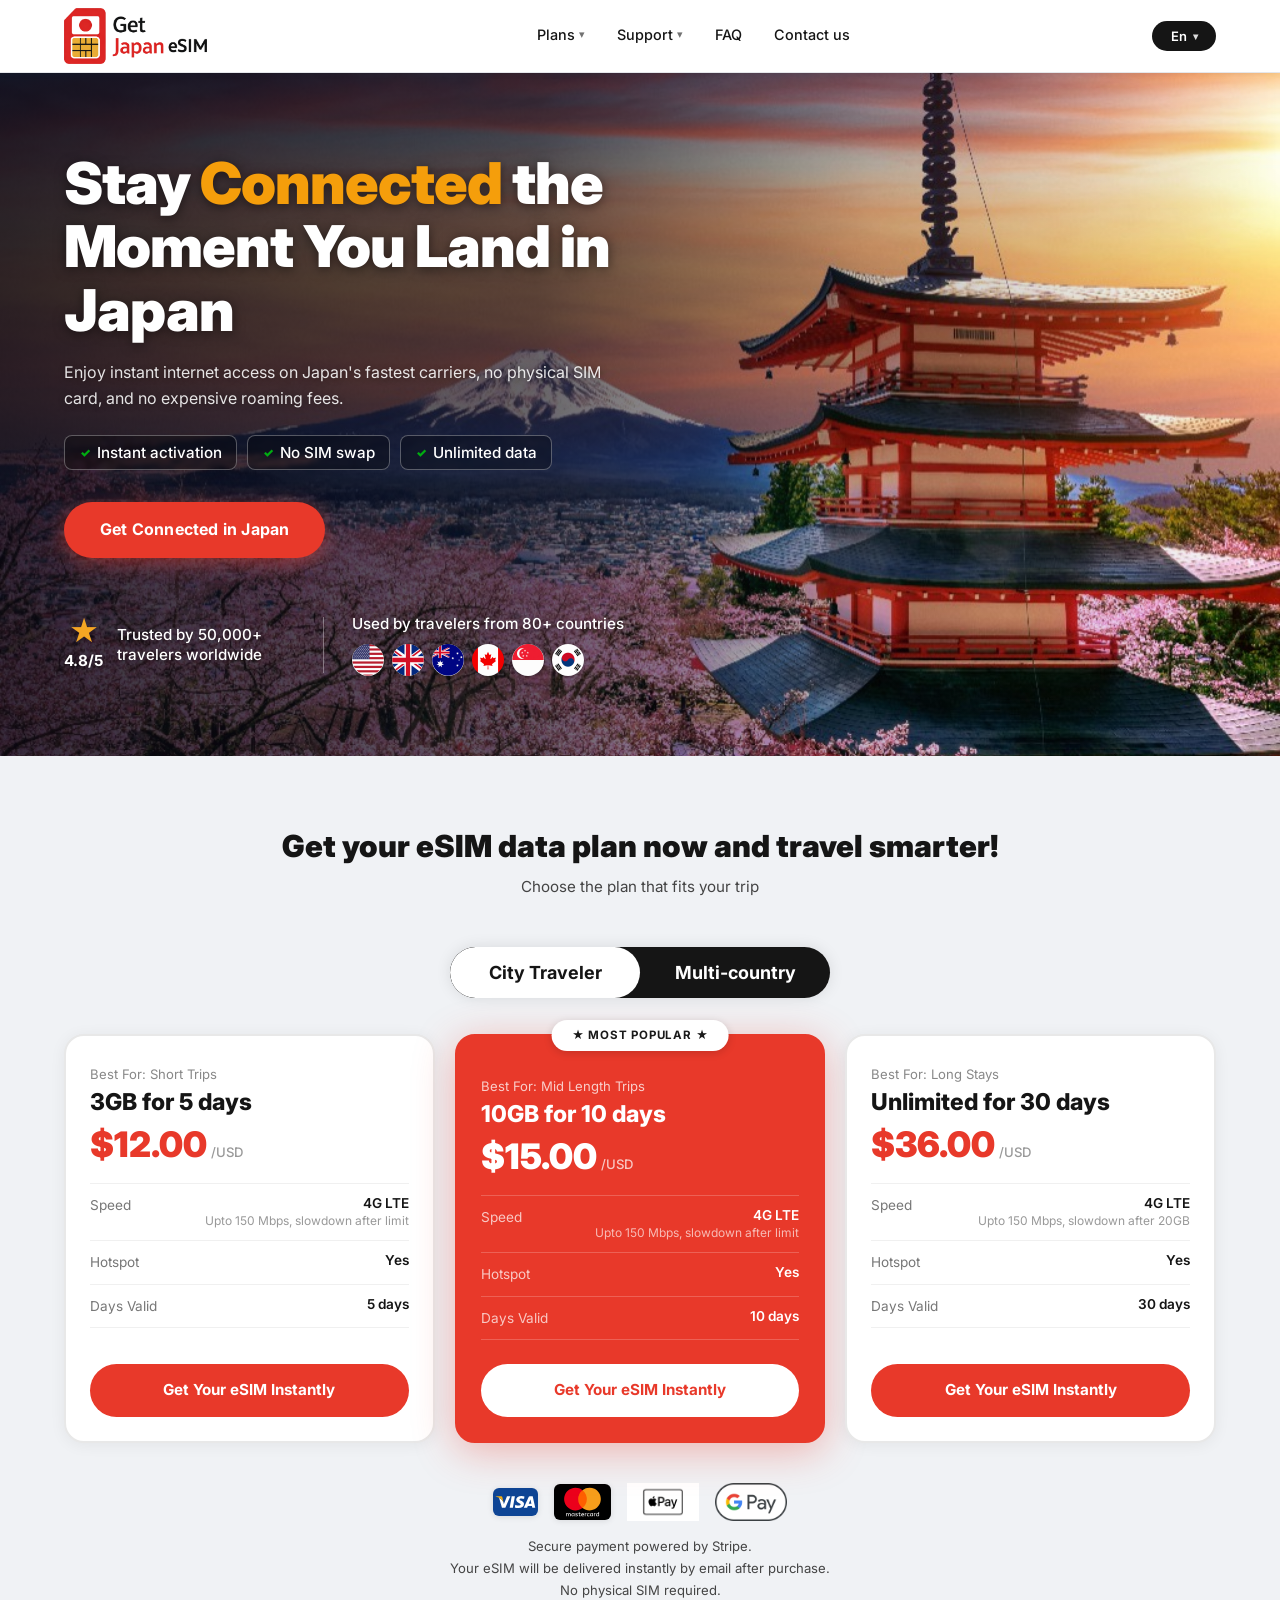
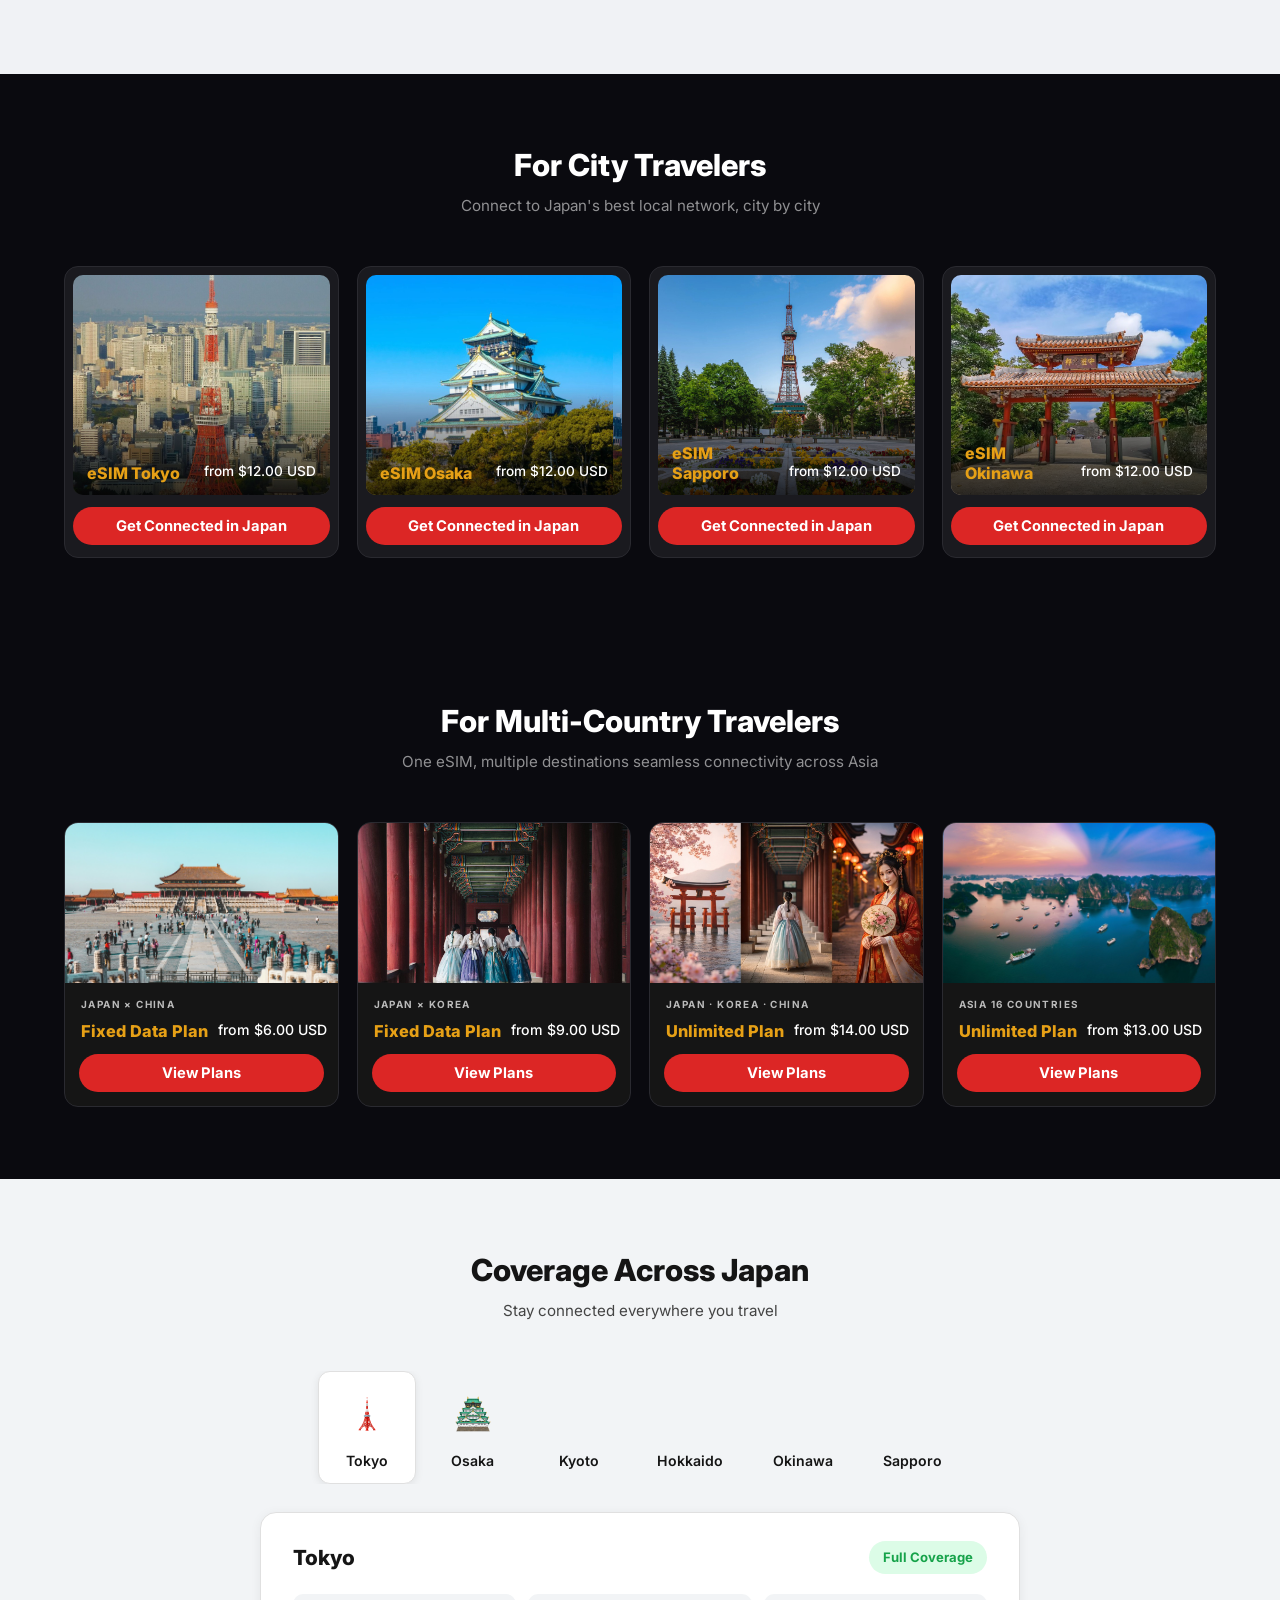
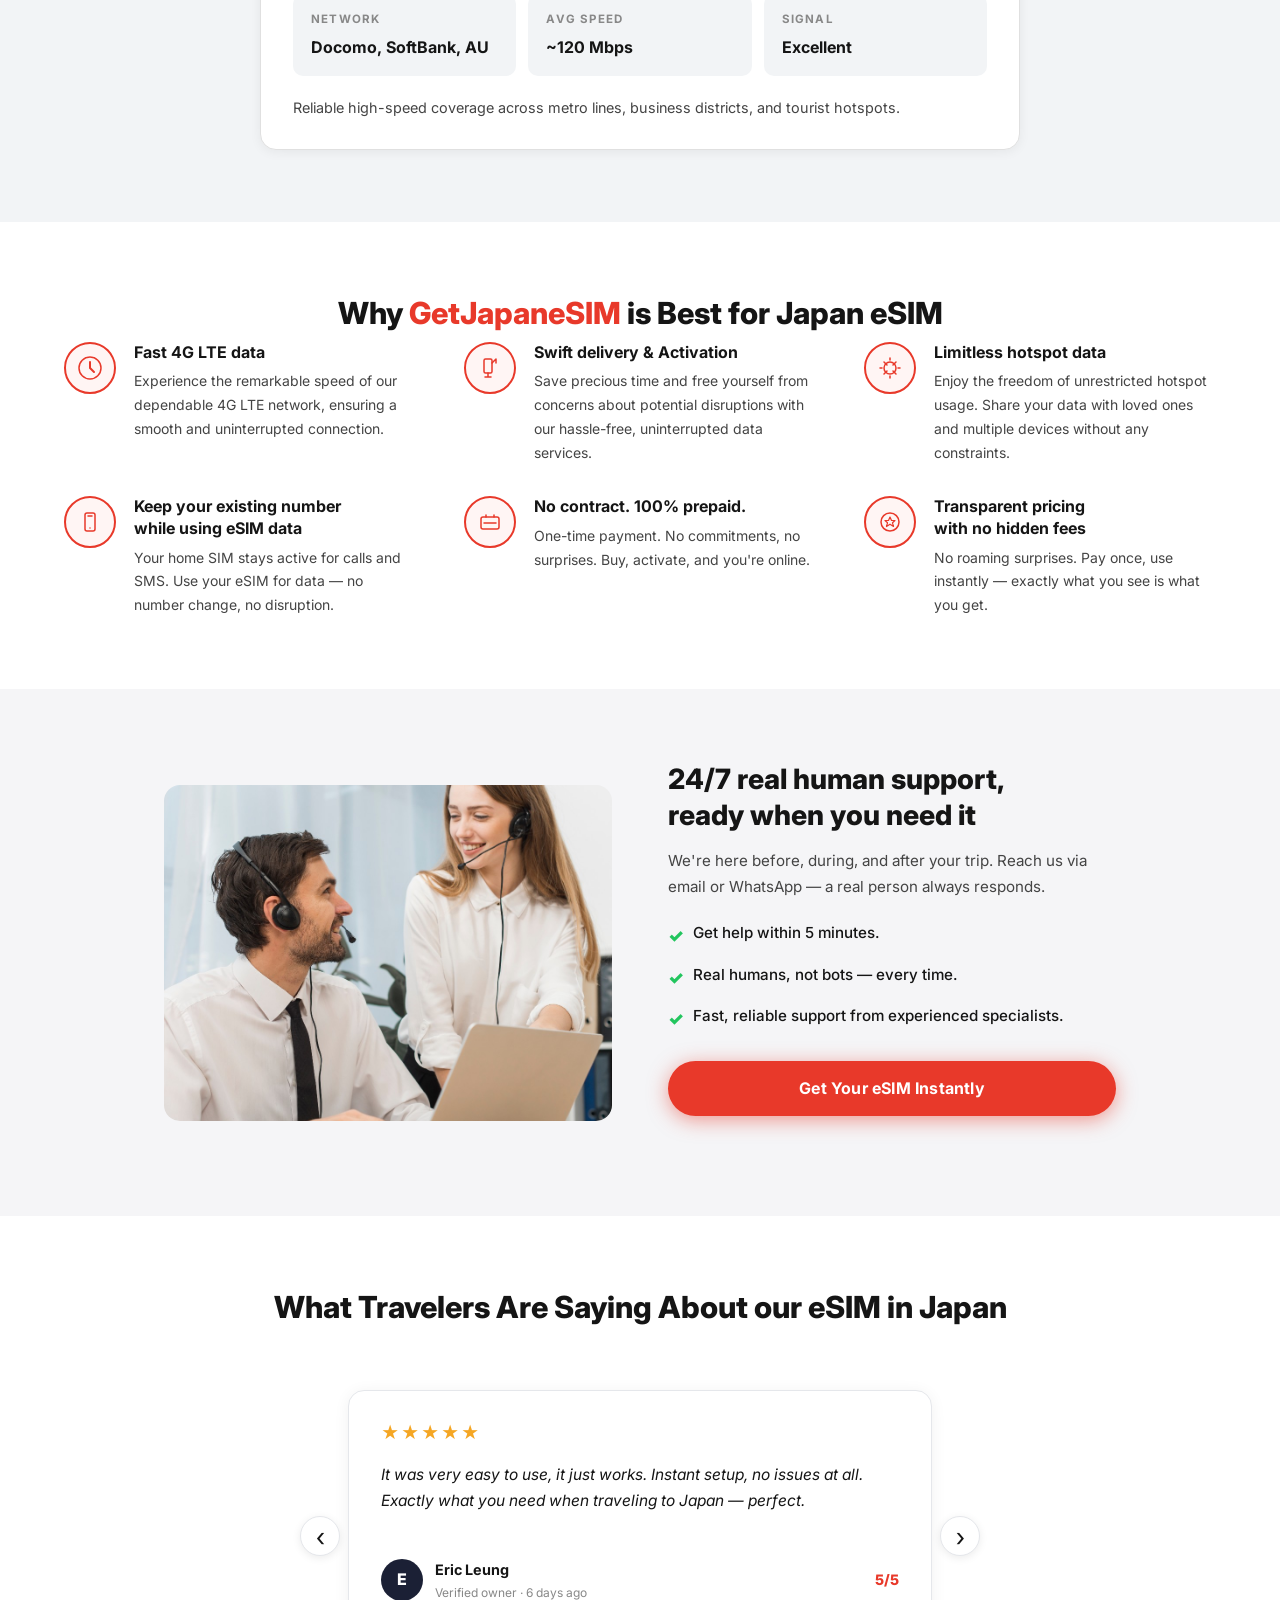
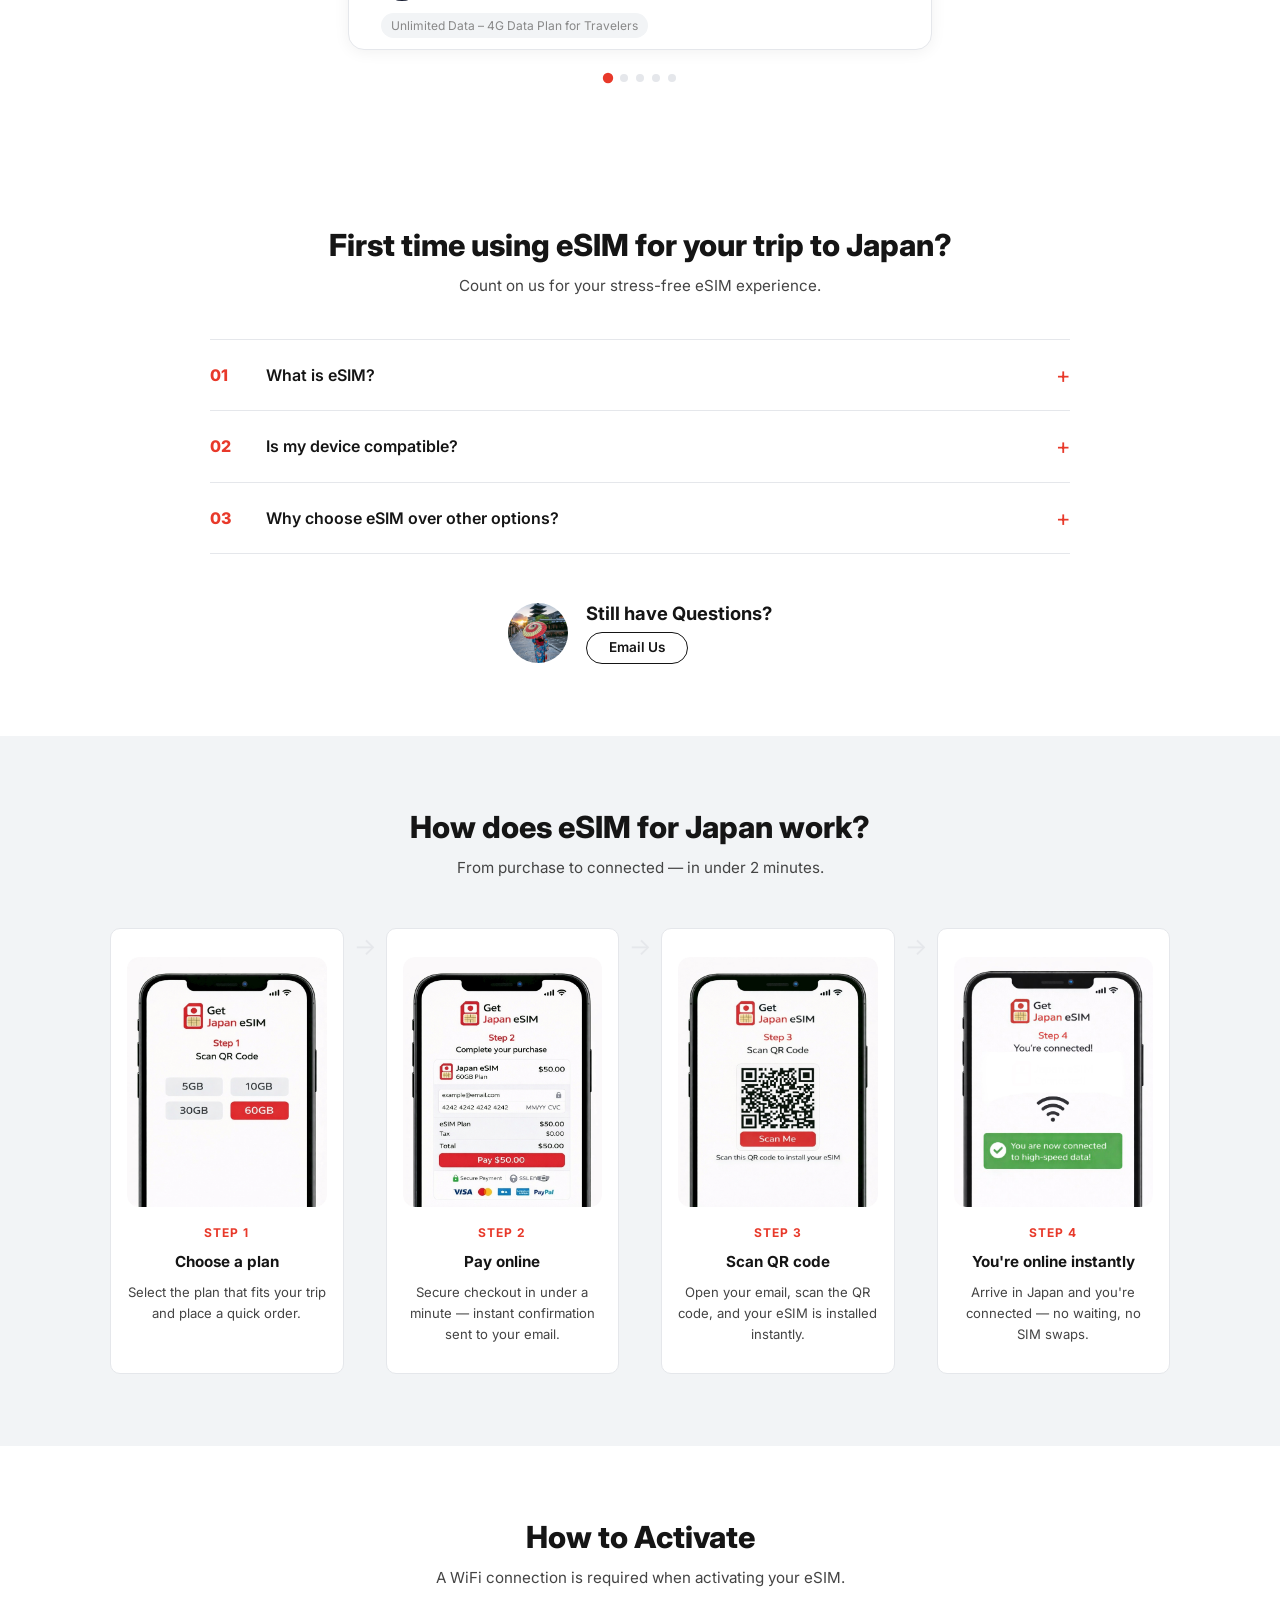
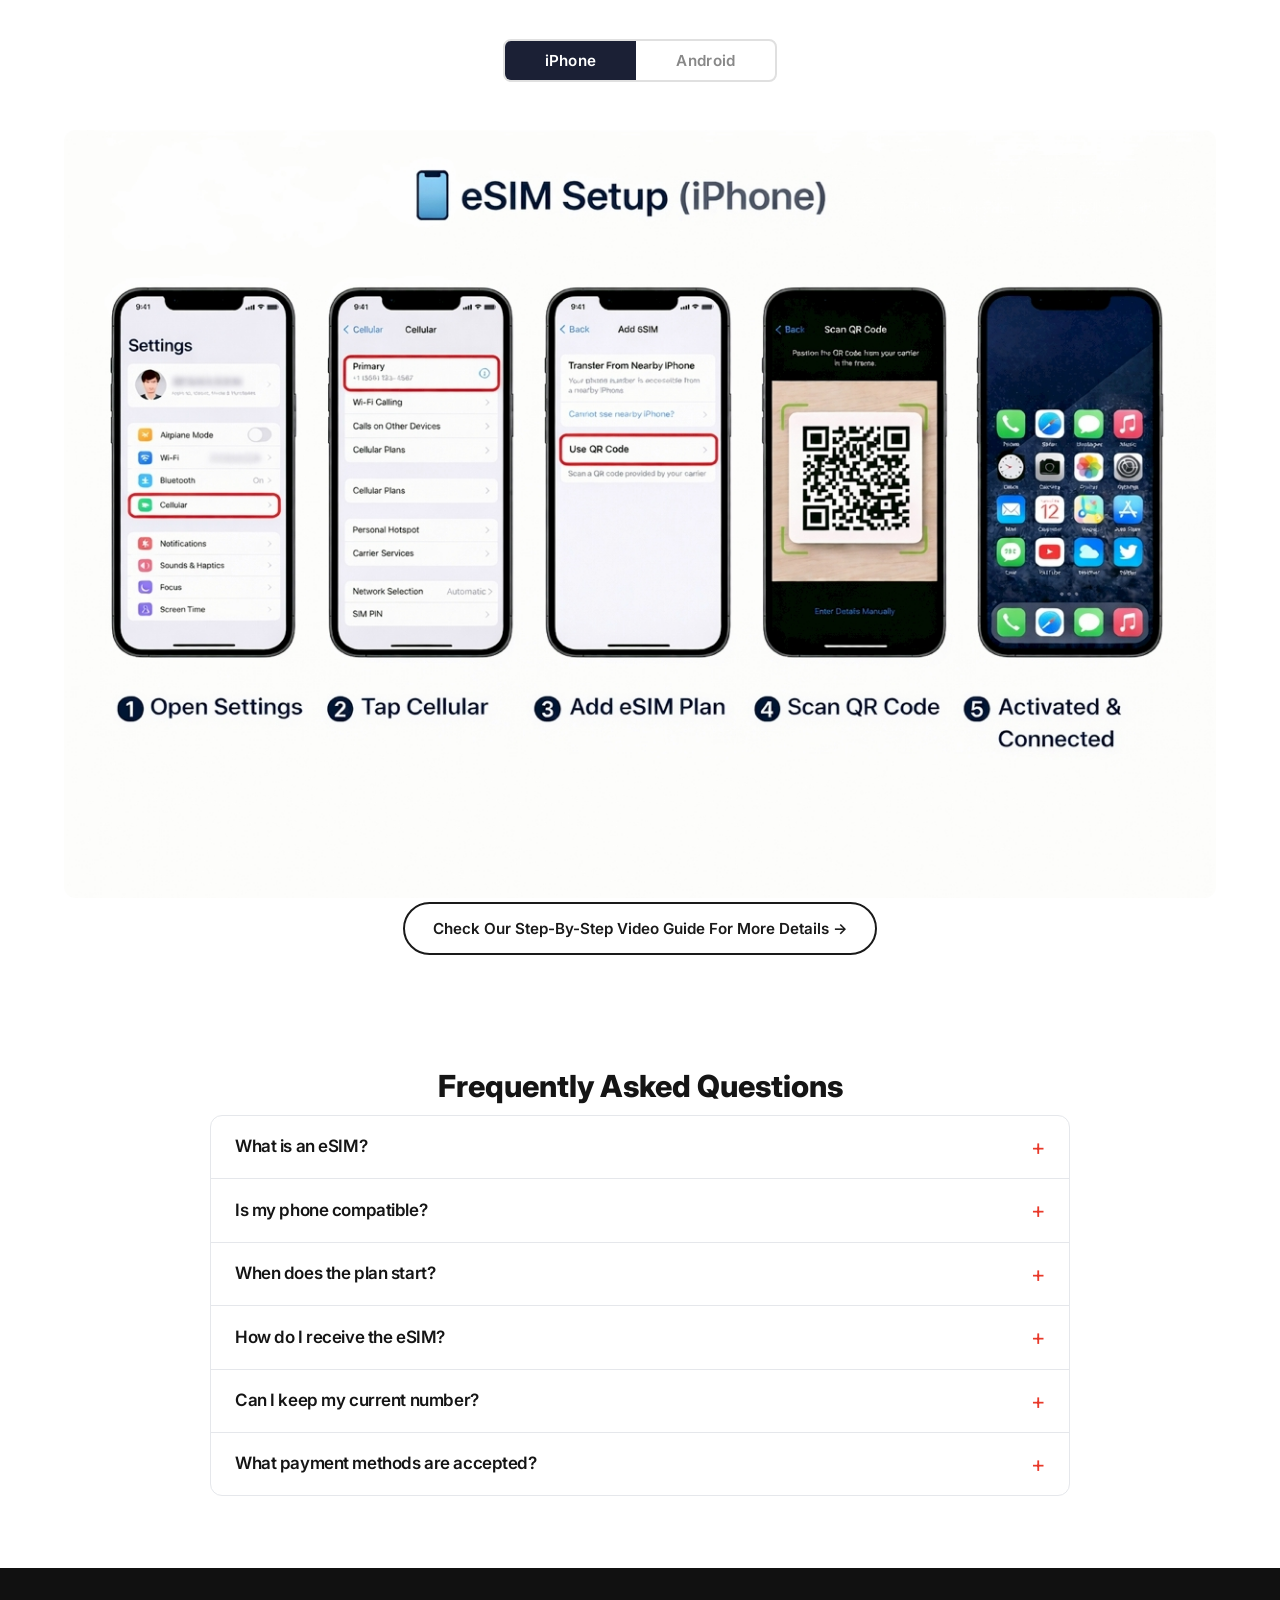
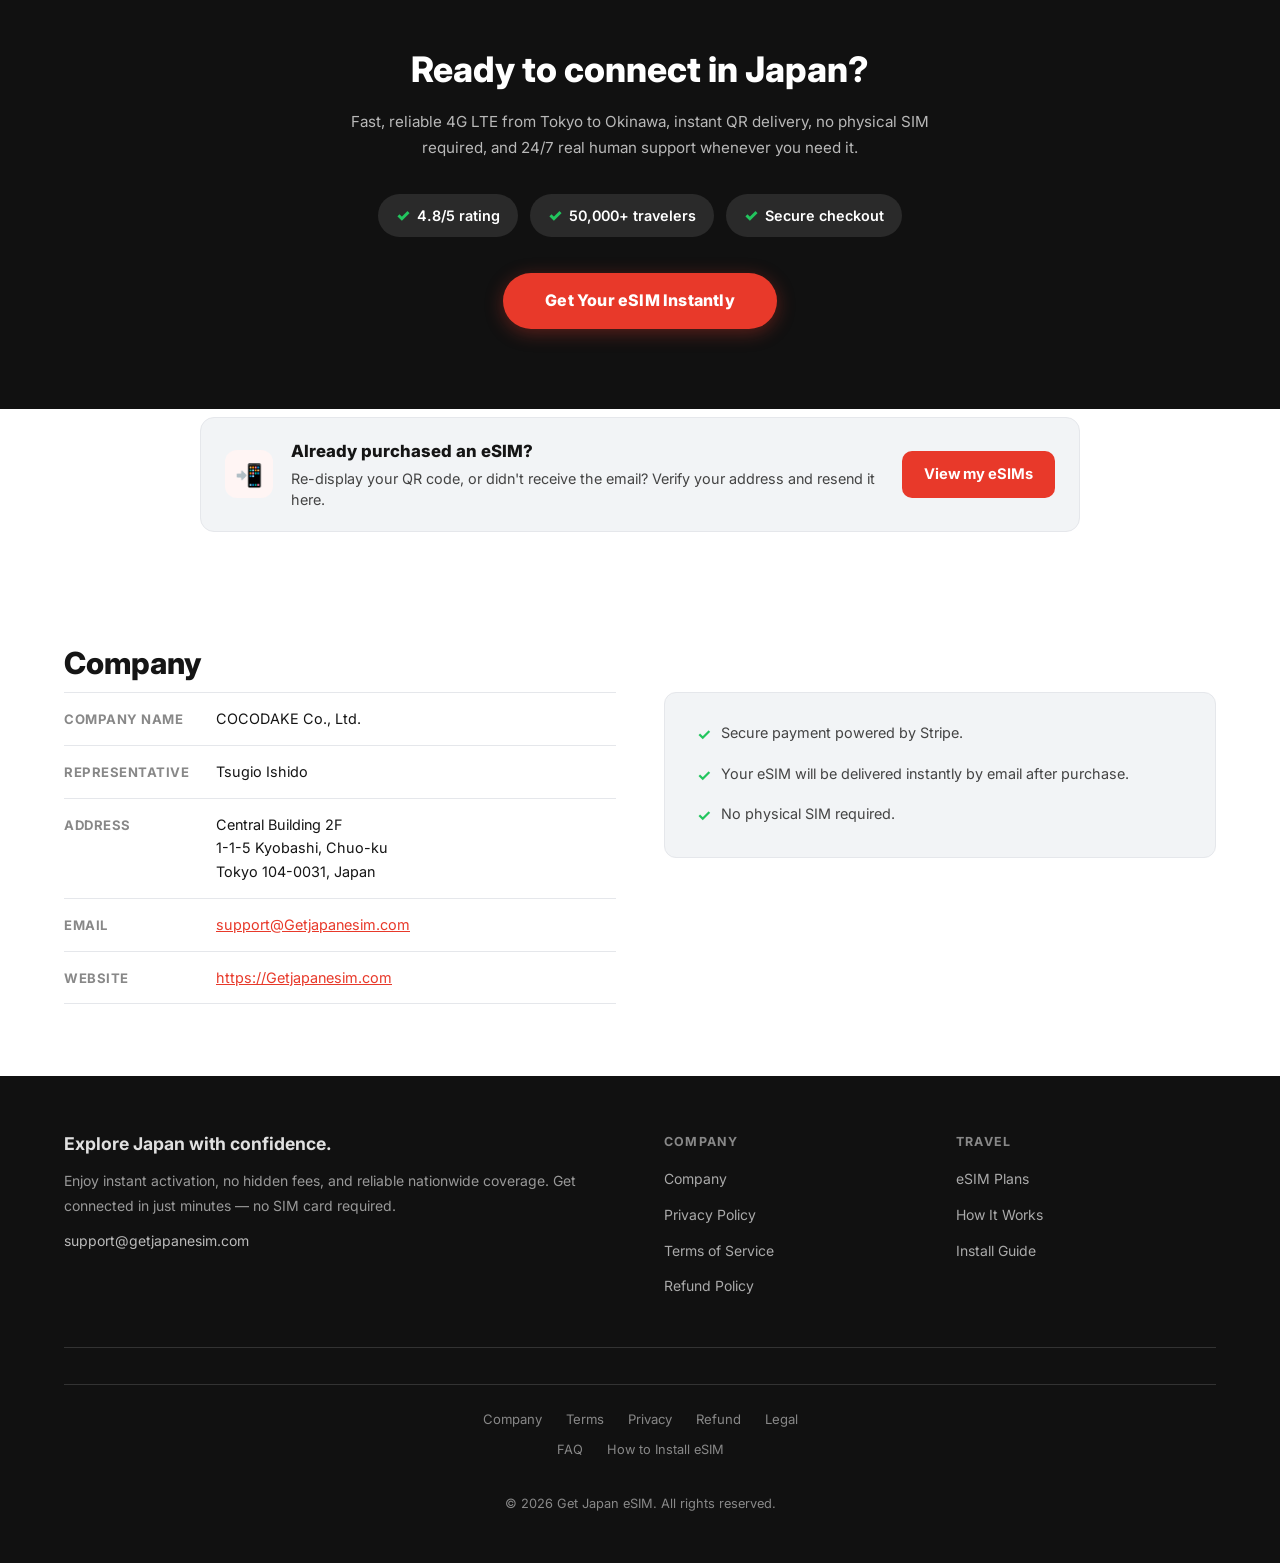
<file: index.html>
<!DOCTYPE html>
<html lang="en">
<head>
  <meta charset="UTF-8">
  <meta name="viewport" content="width=device-width, initial-scale=1.0">
  <meta name="format-detection" content="telephone=no, address=no, email=no">
  <meta name="description" content="Get Japan eSIM – No.1 Tourist eSIM Provider. Fast 4G LTE & 5G data plans from $11.99 USD. Instant activation. 24/7 support. No physical SIM required.">
  <title>eSIM Japan – No.1 Tourist eSIM Provider in Japan | Getjapanesim.com</title>
  <link rel="stylesheet" href="css/style.css">
  <link rel="preconnect" href="https://fonts.googleapis.com">
  <link rel="preconnect" href="https://fonts.gstatic.com" crossorigin>
  <link href="https://fonts.googleapis.com/css2?family=Inter:wght@300;400;500;600;700;800;900&display=swap" rel="stylesheet">
</head>
<body>

<!-- ===== HEADER ===== -->
<header class="site-header" id="site-header">
  <div class="header-inner container">
    <!-- Logo -->
    <a href="index.html" class="site-logo">
      <img src="img/logo-transparent.png" alt="Get Japan eSIM" class="logo-img">
    </a>

    <!-- Desktop Nav -->
    <nav class="main-nav" id="main-nav">
      <ul class="main-nav__list">
        <li class="nav-item has-dropdown">
          <a href="#plans" class="nav-link">Plans <span class="caret">▾</span></a>
          <div class="dropdown">
            <a href="#plans">Nationwide Plans</a>
            <a href="#multi">Multi-Country Plans</a>
            <a href="#city">City Plans</a>
          </div>
        </li>
        <li class="nav-item has-dropdown">
          <a href="#" class="nav-link"><span data-i18n="nav.support">Support</span> <span class="caret">▾</span></a>
          <div class="dropdown">
            <a href="#install" data-i18n="nav.activate">eSIM Activation Guide</a>
            <a href="mailto:support@Getjapanesim.com" data-i18n="nav.contact">Contact</a>
          </div>
        </li>
        <li class="nav-item">
          <a href="#faq" class="nav-link">FAQ</a>
        </li>
        <li class="nav-item">
          <a href="mailto:support@Getjapanesim.com" class="nav-link">Contact us</a>
        </li>
      </ul>
    </nav>

    <!-- Language picker (dark pill) -->
    <div class="header-utils">
      <div class="util-dropdown util-dropdown--lang-pill" id="lang-dropdown">
        <button class="util-btn util-btn--pill" id="lang-btn">En <span class="caret">▾</span></button>
        <div class="util-menu">
          <a href="#" data-lang="en">English</a>
          <a href="#" data-lang="de">Deutsch</a>
          <a href="#" data-lang="zh">简体中文</a>
          <hr style="border:none;border-top:1px solid #eee;margin:4px 0;">
          <a href="#" data-currency="USD">USD</a>
          <a href="#" data-currency="EUR">EUR</a>
        </div>
      </div>
    </div>

    <button class="hamburger" id="hamburger" aria-label="Menu">
      <span></span><span></span><span></span>
    </button>
  </div>
</header>

<main>

<!-- ===== HERO ===== -->
<section class="hero-section">
  <div class="hero-bg"></div>
  <div class="container hero-container">
    <div class="hero-text">
      <h1 class="hero-title" data-i18n="hero.title">Stay <span class="hero-title--accent">Connected</span> the Moment You Land in Japan</h1>
      <p class="hero-sub" data-i18n="hero.sub">Enjoy instant internet access on Japan's fastest carriers,<br class="hero-sub-br"> no physical SIM card, and no expensive roaming fees.</p>
      <ul class="hero-checks">
        <li><span class="hero-check">✓</span> <span data-i18n="hero.check1">Instant activation</span></li>
        <li><span class="hero-check">✓</span> <span data-i18n="hero.check2">No SIM swap</span></li>
        <li><span class="hero-check">✓</span> <span data-i18n="hero.check3">Unlimited data</span></li>
      </ul>
      <a href="#plans" class="btn-shop" data-i18n="hero.btn">Get Connected in Japan</a>
      <div class="hero-trust-row">
        <div class="hero-trust-rating">
          <div class="hero-trust-stars">
            <span class="hero-star">★</span>
            <span class="hero-rating-num">4.8/5</span>
          </div>
          <span class="hero-trusted" data-i18n="hero.trusted2">Trusted by 50,000+ travelers worldwide</span>
        </div>
        <div class="hero-trust-divider"></div>
        <div class="hero-trust-flags">
          <span class="hero-trusted" data-i18n="hero.trusted1">Used by travelers from 80+ countries</span>
          <div class="hero-flags" aria-label="Countries our travelers come from">
            <img src="img/flags/flag-us.png" alt="USA"            class="hero-flag" loading="lazy" decoding="async">
            <img src="img/flags/flag-gb.png" alt="United Kingdom" class="hero-flag" loading="lazy" decoding="async">
            <img src="img/flags/flag-au.png" alt="Australia"      class="hero-flag" loading="lazy" decoding="async">
            <img src="img/flags/flag-ca.png" alt="Canada"         class="hero-flag" loading="lazy" decoding="async">
            <img src="img/flags/flag-sg.png" alt="Singapore"      class="hero-flag" loading="lazy" decoding="async">
            <img src="img/flags/flag-kr.png" alt="South Korea"    class="hero-flag" loading="lazy" decoding="async">
          </div>
        </div>
      </div>
    </div>
  </div>
  <div class="hero-bottom-image" aria-hidden="true"></div>
</section>

<!-- ===== BEST PLANS ===== -->
<section class="section plans-section" id="plans">
  <div class="container">
    <h2 class="section-title plans-section__title" data-i18n="plans.title">Get your eSIM data plan<br class="plans-mobile-br"> now and travel smarter!</h2>
    <p class="section-sub" data-i18n="plans.sub">Choose the plan that fits your trip</p>

    <!-- タブ切り替え -->
    <div class="plans-tabs">
      <button class="plans-tab plans-tab--active" data-tab="city" data-i18n="plans.tab.city">City Traveler</button>
      <button class="plans-tab" data-tab="multi" data-i18n="plans.tab.multi">Multi-country</button>
    </div>

    <!-- City Traveler プラン -->
    <div class="plans-panel" id="plans-panel-city">
      <div class="plans-grid">

        <!-- Plan 1: 3GB/5days -->
        <div class="plan-card">
          <p class="plan-best-for" data-i18n="plan.city.bestfor1">Best For: Short Trips</p>
          <h3 class="plan-title">3GB for 5 days</h3>
          <div class="plan-price-main" data-jpy="1800"><span class="plan-price-amount">$12.00</span><span class="plan-price-usd">/USD</span></div>
          <div class="plan-features-table">
            <div class="plan-feat-row">
              <span class="plan-feat-label" data-i18n="plan.feat.speed">Speed</span>
              <span class="plan-feat-value">4G LTE<br><small>Upto 150 Mbps, slowdown after limit</small></span>
            </div>
            <div class="plan-feat-row">
              <span class="plan-feat-label" data-i18n="plan.feat.hotspot">Hotspot</span>
              <span class="plan-feat-value" data-i18n="plan.feat.yes">Yes</span>
            </div>
            <div class="plan-feat-row">
              <span class="plan-feat-label" data-i18n="plan.feat.days">Days Valid</span>
              <span class="plan-feat-value">5 days</span>
            </div>
          </div>
          <a href="#" class="btn-buy" data-i18n="plan.buy">Get Your eSIM Instantly</a>
        </div>

        <!-- Plan 2: 10GB/10days - Featured -->
        <div class="plan-card plan-card--featured">
          <span class="popular-badge" data-i18n="plan.popular">★ MOST POPULAR ★</span>
          <p class="plan-best-for" data-i18n="plan.city.bestfor2">Best For: Mid Length Trips</p>
          <h3 class="plan-title">10GB for 10 days</h3>
          <div class="plan-price-main" data-jpy="2250"><span class="plan-price-amount">$15.00</span><span class="plan-price-usd">/USD</span></div>
          <div class="plan-features-table">
            <div class="plan-feat-row">
              <span class="plan-feat-label" data-i18n="plan.feat.speed">Speed</span>
              <span class="plan-feat-value">4G LTE<br><small>Upto 150 Mbps, slowdown after limit</small></span>
            </div>
            <div class="plan-feat-row">
              <span class="plan-feat-label" data-i18n="plan.feat.hotspot">Hotspot</span>
              <span class="plan-feat-value" data-i18n="plan.feat.yes">Yes</span>
            </div>
            <div class="plan-feat-row">
              <span class="plan-feat-label" data-i18n="plan.feat.days">Days Valid</span>
              <span class="plan-feat-value">10 days</span>
            </div>
          </div>
          <a href="#" class="btn-buy" data-i18n="plan.buy">Get Your eSIM Instantly</a>
        </div>

        <!-- Plan 3: Unlimited/30days -->
        <div class="plan-card">
          <p class="plan-best-for" data-i18n="plan.city.bestfor3">Best For: Long Stays</p>
          <h3 class="plan-title" data-i18n="plan.city.title3">Unlimited for 30 days</h3>
          <div class="plan-price-main" data-jpy="5400"><span class="plan-price-amount">$36.00</span><span class="plan-price-usd">/USD</span></div>
          <div class="plan-features-table">
            <div class="plan-feat-row">
              <span class="plan-feat-label" data-i18n="plan.feat.speed">Speed</span>
              <span class="plan-feat-value">4G LTE<br><small>Upto 150 Mbps, slowdown after 20GB</small></span>
            </div>
            <div class="plan-feat-row">
              <span class="plan-feat-label" data-i18n="plan.feat.hotspot">Hotspot</span>
              <span class="plan-feat-value" data-i18n="plan.feat.yes">Yes</span>
            </div>
            <div class="plan-feat-row">
              <span class="plan-feat-label" data-i18n="plan.feat.days">Days Valid</span>
              <span class="plan-feat-value">30 days</span>
            </div>
          </div>
          <a href="#" class="btn-buy" data-i18n="plan.buy">Get Your eSIM Instantly</a>
        </div>

      </div>
    </div>

    <!-- Multi-country プラン -->
    <div class="plans-panel plans-panel--hidden" id="plans-panel-multi">
      <div class="plans-grid">

        <!-- Plan 1: 3GB/5days -->
        <div class="plan-card">
          <p class="plan-best-for" data-i18n="plan.multi.bestfor1">Best For: Quick Multi-Country Trips</p>
          <h3 class="plan-title">3GB for 5 days</h3>
          <div class="plan-price-main" data-jpy="2100"><span class="plan-price-amount">$14.00</span><span class="plan-price-usd">/USD</span></div>
          <div class="plan-features-table">
            <div class="plan-feat-row">
              <span class="plan-feat-label" data-i18n="plan.feat.speed">Speed</span>
              <span class="plan-feat-value">4G LTE<br><small>Upto 150 Mbps, slowdown after limit</small></span>
            </div>
            <div class="plan-feat-row">
              <span class="plan-feat-label" data-i18n="plan.feat.hotspot">Hotspot</span>
              <span class="plan-feat-value" data-i18n="plan.feat.yes">Yes</span>
            </div>
            <div class="plan-feat-row">
              <span class="plan-feat-label" data-i18n="plan.feat.days">Days Valid</span>
              <span class="plan-feat-value">5 days</span>
            </div>
          </div>
          <a href="#" class="btn-buy" data-i18n="plan.buy">Get Your eSIM Instantly</a>
        </div>

        <!-- Plan 2: 10GB/10days - Featured -->
        <div class="plan-card plan-card--featured">
          <span class="popular-badge" data-i18n="plan.popular">★ MOST POPULAR ★</span>
          <p class="plan-best-for" data-i18n="plan.multi.bestfor2">Best For: Multi-Country Travel</p>
          <h3 class="plan-title">10GB for 10 days</h3>
          <div class="plan-price-main" data-jpy="3300"><span class="plan-price-amount">$22.00</span><span class="plan-price-usd">/USD</span></div>
          <div class="plan-features-table">
            <div class="plan-feat-row">
              <span class="plan-feat-label" data-i18n="plan.feat.speed">Speed</span>
              <span class="plan-feat-value">4G LTE<br><small>Upto 150 Mbps, slowdown after limit</small></span>
            </div>
            <div class="plan-feat-row">
              <span class="plan-feat-label" data-i18n="plan.feat.hotspot">Hotspot</span>
              <span class="plan-feat-value" data-i18n="plan.feat.yes">Yes</span>
            </div>
            <div class="plan-feat-row">
              <span class="plan-feat-label" data-i18n="plan.feat.days">Days Valid</span>
              <span class="plan-feat-value">10 days</span>
            </div>
          </div>
          <a href="#" class="btn-buy" data-i18n="plan.buy">Get Your eSIM Instantly</a>
        </div>

        <!-- Plan 3: Unlimited/30days -->
        <div class="plan-card">
          <p class="plan-best-for" data-i18n="plan.multi.bestfor3">Best For: Extended Multi-Country Stays</p>
          <h3 class="plan-title" data-i18n="plan.multi.title3">Unlimited for 30 days</h3>
          <div class="plan-price-main" data-jpy="6750"><span class="plan-price-amount">$45.00</span><span class="plan-price-usd">/USD</span></div>
          <div class="plan-features-table">
            <div class="plan-feat-row">
              <span class="plan-feat-label" data-i18n="plan.feat.speed">Speed</span>
              <span class="plan-feat-value">4G LTE<br><small>Upto 150 Mbps, slowdown after 20GB</small></span>
            </div>
            <div class="plan-feat-row">
              <span class="plan-feat-label" data-i18n="plan.feat.hotspot">Hotspot</span>
              <span class="plan-feat-value" data-i18n="plan.feat.yes">Yes</span>
            </div>
            <div class="plan-feat-row">
              <span class="plan-feat-label" data-i18n="plan.feat.days">Days Valid</span>
              <span class="plan-feat-value">30 days</span>
            </div>
          </div>
          <a href="#" class="btn-buy" data-i18n="plan.buy">Get Your eSIM Instantly</a>
        </div>

      </div>
    </div>

    <!-- 決済方法 -->
    <div class="payment-info">
      <div class="payment-logos">
        <img src="img/pay/visa.svg" alt="Visa" class="pay-logo-img pay-logo-img--visa">
        <img src="img/pay/mastercard.svg" alt="Mastercard" class="pay-logo-img pay-logo-img--mc">
        <img src="img/pay/applepay.png" alt="Apple Pay" class="pay-logo-img pay-logo-img--apple">
        <img src="img/pay/googlepay.png" alt="Google Pay" class="pay-logo-img pay-logo-img--google">
      </div>
      <p data-i18n="plan.pay1">Secure payment powered by Stripe.</p>
      <p data-i18n="plan.pay2">Your eSIM will be delivered instantly by email after purchase.</p>
      <p data-i18n="plan.pay3">No physical SIM required.</p>
    </div>

  </div>
</section>

<!-- ===== CITY PLANS ===== -->
<!-- ===== CITY PLANS ===== -->
<section class="section dest-section city-section" id="city">
  <div class="container">
    <h2 class="section-title section-title--center" data-i18n="city.title">For City Travelers</h2>
    <p class="section-sub section-sub--center" data-i18n="city.sub">Connect to Japan's best local network, city by city</p>
    <div class="dest-grid">

      <a href="#plans" class="dest-card">
        <div class="dest-card__img city-img--tokyo">
          <div class="dest-card__overlay">
            <span class="dest-card__name">eSIM Tokyo</span>
            <span class="dest-card__price" data-jpy="1800" data-prefix="from ">from $12.00 USD</span>
          </div>
        </div>
        <button class="dest-card__btn" data-i18n="city.shop">Get Connected in Japan</button>
      </a>

      <a href="#plans" class="dest-card">
        <div class="dest-card__img city-img--osaka">
          <div class="dest-card__overlay">
            <span class="dest-card__name">eSIM Osaka</span>
            <span class="dest-card__price" data-jpy="1800" data-prefix="from ">from $12.00 USD</span>
          </div>
        </div>
        <button class="dest-card__btn" data-i18n="city.shop">Get Connected in Japan</button>
      </a>

      <a href="#plans" class="dest-card">
        <div class="dest-card__img city-img--sapporo">
          <div class="dest-card__overlay">
            <span class="dest-card__name">eSIM Sapporo</span>
            <span class="dest-card__price" data-jpy="1800" data-prefix="from ">from $12.00 USD</span>
          </div>
        </div>
        <button class="dest-card__btn" data-i18n="city.shop">Get Connected in Japan</button>
      </a>

      <a href="#plans" class="dest-card">
        <div class="dest-card__img city-img--okinawa">
          <div class="dest-card__overlay">
            <span class="dest-card__name">eSIM Okinawa</span>
            <span class="dest-card__price" data-jpy="1800" data-prefix="from ">from $12.00 USD</span>
          </div>
        </div>
        <button class="dest-card__btn" data-i18n="city.shop">Get Connected in Japan</button>
      </a>

    </div>
  </div>
</section>

<!-- ===== MULTI-COUNTRY PLANS ===== -->
<section class="section dest-section multi-section" id="multi">
  <div class="container">
    <h2 class="section-title section-title--center" data-i18n="multi.title">For Multi-Country Travelers</h2>
    <p class="section-sub section-sub--center" data-i18n="multi.sub">One eSIM, multiple destinations seamless connectivity across Asia</p>
    <div class="dest-grid">

      <a href="#plans" class="dest-card">
        <div class="dest-card__img multi-img--jpcn"></div>
        <div class="dest-card__overlay">
          <span class="dest-card__region">JAPAN × CHINA</span>
          <span class="dest-card__name">Fixed Data Plan</span>
          <span class="dest-card__price" data-jpy="900" data-prefix="from ">from $6.00 USD</span>
        </div>
        <button class="dest-card__btn" data-i18n="multi.view">View Plans</button>
      </a>

      <a href="#plans" class="dest-card">
        <div class="dest-card__img multi-img--jpkr"></div>
        <div class="dest-card__overlay">
          <span class="dest-card__region">JAPAN × KOREA</span>
          <span class="dest-card__name">Fixed Data Plan</span>
          <span class="dest-card__price" data-jpy="1350" data-prefix="from ">from $9.00 USD</span>
        </div>
        <button class="dest-card__btn" data-i18n="multi.view">View Plans</button>
      </a>

      <a href="#plans" class="dest-card">
        <div class="dest-card__img multi-img--jpkrcn"></div>
        <div class="dest-card__overlay">
          <span class="dest-card__region">JAPAN · KOREA · CHINA</span>
          <span class="dest-card__name">Unlimited Plan</span>
          <span class="dest-card__price" data-jpy="2100" data-prefix="from ">from $14.00 USD</span>
        </div>
        <button class="dest-card__btn" data-i18n="multi.view">View Plans</button>
      </a>

      <a href="#plans" class="dest-card">
        <div class="dest-card__img multi-img--asia"></div>
        <div class="dest-card__overlay">
          <span class="dest-card__region">ASIA 16 COUNTRIES</span>
          <span class="dest-card__name">Unlimited Plan</span>
          <span class="dest-card__price" data-jpy="1950" data-prefix="from ">from $13.00 USD</span>
        </div>
        <button class="dest-card__btn" data-i18n="multi.view">View Plans</button>
      </a>

    </div>
  </div>
</section>

<!-- ===== COVERAGE ===== -->
<section class="section coverage-section" id="coverage">
  <div class="container">
    <h2 class="section-title section-title--center" data-i18n="cov.title">Coverage Across Japan</h2>
    <p class="section-sub section-sub--center" data-i18n="cov.sub">Stay connected everywhere you travel</p>

    <!-- 都市タブ -->
    <div class="coverage-cities">
      <button class="coverage-city coverage-city--active" data-city="tokyo">
        <img src="img/coverage/tokyo.png" alt="" class="coverage-city__icon" loading="lazy" decoding="async">
        <span class="coverage-city__name">Tokyo</span>
      </button>
      <button class="coverage-city" data-city="osaka">
        <img src="img/coverage/osaka.png" alt="" class="coverage-city__icon" loading="lazy" decoding="async">
        <span class="coverage-city__name">Osaka</span>
      </button>
      <button class="coverage-city" data-city="kyoto">
        <img src="img/coverage/kyoto.png" alt="" class="coverage-city__icon" loading="lazy" decoding="async">
        <span class="coverage-city__name">Kyoto</span>
      </button>
      <button class="coverage-city" data-city="hokkaido">
        <img src="img/coverage/hokkaido.png" alt="" class="coverage-city__icon" loading="lazy" decoding="async">
        <span class="coverage-city__name">Hokkaido</span>
      </button>
      <button class="coverage-city" data-city="okinawa">
        <img src="img/coverage/okinawa.png" alt="" class="coverage-city__icon" loading="lazy" decoding="async">
        <span class="coverage-city__name">Okinawa</span>
      </button>
      <button class="coverage-city" data-city="sapporo">
        <img src="img/coverage/sapporo.png" alt="" class="coverage-city__icon" loading="lazy" decoding="async">
        <span class="coverage-city__name">Sapporo</span>
      </button>
    </div>

    <!-- 詳細カード -->
    <div class="coverage-card" id="coverage-card">
      <div class="coverage-card__header">
        <h3 class="coverage-card__city" id="cov-city-name">Tokyo</h3>
        <span class="coverage-card__badge">Full Coverage</span>
      </div>
      <div class="coverage-card__metrics">
        <div class="coverage-metric">
          <span class="coverage-metric__label">NETWORK</span>
          <span class="coverage-metric__value" id="cov-network">Docomo, SoftBank, AU</span>
        </div>
        <div class="coverage-metric">
          <span class="coverage-metric__label">AVG SPEED</span>
          <span class="coverage-metric__value" id="cov-speed">~120 Mbps</span>
        </div>
        <div class="coverage-metric">
          <span class="coverage-metric__label">SIGNAL</span>
          <span class="coverage-metric__value" id="cov-signal">Excellent</span>
        </div>
      </div>
      <p class="coverage-card__desc" id="cov-desc">Reliable high-speed coverage across metro lines, business districts, and tourist hotspots.</p>
    </div>

  </div>
</section>

<!-- ===== WHY ESIMJAPAN ===== -->
<section class="section why-section" id="why">
  <div class="container">
    <h2 class="section-title why-title">Why <span class="why-title--accent">GetJapaneSIM</span> is<br class="why-mobile-br"> Best for Japan eSIM</h2>
    <div class="why-grid">

      <div class="why-item">
        <div class="why-icon">
          <svg viewBox="0 0 26 26" fill="none" xmlns="http://www.w3.org/2000/svg">
            <circle cx="13" cy="13" r="11" stroke="#E8392A" stroke-width="1.5"/>
            <path d="M13 7 L13 13 L17 17" stroke="#E8392A" stroke-width="2" stroke-linecap="round" stroke-linejoin="round"/>
          </svg>
        </div>
        <div class="why-content">
          <h3>Fast 4G LTE data</h3>
          <p>Experience the remarkable speed of our dependable 4G LTE network, ensuring a smooth and uninterrupted connection.</p>
        </div>
      </div>

      <div class="why-item">
        <div class="why-icon">
          <svg viewBox="0 0 26 26" fill="none" xmlns="http://www.w3.org/2000/svg">
            <rect x="7" y="4" width="8" height="14" rx="1.5" stroke="#E8392A" stroke-width="1.5"/>
            <path d="M11 18 L11 22 M8 22 L14 22 M15 8 L19 4 L19 8" stroke="#E8392A" stroke-width="1.5" stroke-linecap="round" stroke-linejoin="round"/>
          </svg>
        </div>
        <div class="why-content">
          <h3>Swift delivery &amp; Activation</h3>
          <p>Save precious time and free yourself from concerns about potential disruptions with our hassle-free, uninterrupted data services.</p>
        </div>
      </div>

      <div class="why-item">
        <div class="why-icon">
          <svg viewBox="0 0 26 26" fill="none" xmlns="http://www.w3.org/2000/svg">
            <circle cx="13" cy="13" r="6" stroke="#E8392A" stroke-width="1.5"/>
            <path d="M13 5 L13 3 M13 21 L13 23 M5 13 L3 13 M21 13 L23 13" stroke="#E8392A" stroke-width="1.5" stroke-linecap="round"/>
            <path d="M16 10 L19 7 M16 16 L19 19 M10 16 L7 19 M10 10 L7 7" stroke="#E8392A" stroke-width="1.5" stroke-linecap="round"/>
          </svg>
        </div>
        <div class="why-content">
          <h3>Limitless hotspot data</h3>
          <p>Enjoy the freedom of unrestricted hotspot usage. Share your data with loved ones and multiple devices without any constraints.</p>
        </div>
      </div>

      <div class="why-item">
        <div class="why-icon">
          <svg viewBox="0 0 26 26" fill="none" xmlns="http://www.w3.org/2000/svg">
            <rect x="8" y="4" width="10" height="18" rx="2" stroke="#E8392A" stroke-width="1.5"/>
            <path d="M11 7 L15 7 M13 19 L13 19" stroke="#E8392A" stroke-width="1.5" stroke-linecap="round"/>
          </svg>
        </div>
        <div class="why-content">
          <h3>Keep your existing number<br>while using eSIM data</h3>
          <p>Your home SIM stays active for calls and SMS. Use your eSIM for data — no number change, no disruption.</p>
        </div>
      </div>

      <div class="why-item">
        <div class="why-icon">
          <svg viewBox="0 0 26 26" fill="none" xmlns="http://www.w3.org/2000/svg">
            <rect x="4" y="8" width="18" height="12" rx="2" stroke="#E8392A" stroke-width="1.5"/>
            <path d="M9 8 L9 6 M17 8 L17 6 M7 14 L19 14" stroke="#E8392A" stroke-width="1.5" stroke-linecap="round"/>
          </svg>
        </div>
        <div class="why-content">
          <h3>No contract. 100% prepaid.</h3>
          <p>One-time payment. No commitments, no surprises. Buy, activate, and you're online.</p>
        </div>
      </div>

      <div class="why-item">
        <div class="why-icon">
          <svg viewBox="0 0 26 26" fill="none" xmlns="http://www.w3.org/2000/svg">
            <circle cx="13" cy="13" r="9" stroke="#E8392A" stroke-width="1.5"/>
            <path d="M13 8 L14.5 11.5 L18 11.5 L15.5 13.8 L16.5 17.5 L13 15.2 L9.5 17.5 L10.5 13.8 L8 11.5 L11.5 11.5 Z" stroke="#E8392A" stroke-width="1.2" stroke-linejoin="round"/>
          </svg>
        </div>
        <div class="why-content">
          <h3>Transparent pricing<br>with no hidden fees</h3>
          <p>No roaming surprises. Pay once, use instantly — exactly what you see is what you get.</p>
        </div>
      </div>

    </div>
  </div>
</section>

<!-- ===== 24/7 SUPPORT ===== -->
<section class="support-section" id="support">
  <div class="container support-inner">
    <!-- 写真エリア（後で差し替え） -->
    <div class="support-photo">
      <img src="img/support-photo.jpg" alt="24/7 Customer Support Team" class="support-photo__img" onerror="this.style.display='none'">
    </div>
    <div class="support-text">
      <h2 data-i18n="sup.title">24/7 real human support,<br class="sup-mobile-br"> ready when you need it</h2>
      <p data-i18n="sup.p">We're here before, during, and after your trip. Reach us via email or<br class="sup-desk-br"> WhatsApp — a real person always responds.</p>
      <ul class="support-list">
        <li>
          <span class="support-check">✓</span>
          <span data-i18n="sup.li1">Get help within 5 minutes.</span>
        </li>
        <li>
          <span class="support-check">✓</span>
          <span data-i18n="sup.li2">Real humans, not bots — every time.</span>
        </li>
        <li>
          <span class="support-check">✓</span>
          <span data-i18n="sup.li3">Fast, reliable support from experienced specialists.</span>
        </li>
      </ul>
      <a href="#plans" class="btn-shop support-cta" data-i18n="plan.buy">Get Your eSIM Instantly</a>
    </div>
  </div>
</section>

<!-- ===== REVIEWS ===== -->
<section class="section reviews-section" id="reviews">
  <div class="container">
    <h2 class="section-title" data-i18n="rev.title">What Travelers Are Saying About our eSIM in Japan</h2>
    <div class="reviews-carousel">
      <button class="carousel-btn carousel-btn--prev" aria-label="Previous review">&#8249;</button>
      <div class="reviews-track">

        <div class="review-card active">
          <div class="review-stars">★★★★★</div>
          <p class="review-text">It was very easy to use, it just works. Instant setup, no issues at all. Exactly what you need when traveling to Japan — perfect.</p>
          <div class="review-bottom">
            <div class="review-top">
              <div class="review-avatar">E</div>
              <div>
                <div class="review-name">Eric Leung</div>
                <div class="review-badge">Verified owner · 6 days ago</div>
              </div>
              <div class="review-score">5/5</div>
            </div>
            <div class="review-plan-tag">Unlimited Data – 4G Data Plan for Travelers</div>
          </div>
        </div>

        <div class="review-card">
          <div class="review-stars">★★★★★</div>
          <p class="review-text">As always, everything perfect! Used it multiple times for Japan trips and it never lets me down. Fast connection, easy activation.</p>
          <div class="review-bottom">
            <div class="review-top">
              <div class="review-avatar">M</div>
              <div>
                <div class="review-name">Matteo</div>
                <div class="review-badge">Verified owner · 2 weeks ago</div>
              </div>
              <div class="review-score">5/5</div>
            </div>
            <div class="review-plan-tag">Unlimited Data – 4G Data Plan for Travelers</div>
          </div>
        </div>

        <div class="review-card">
          <div class="review-stars">★★★★★</div>
          <p class="review-text">Very affordable price. Wide plan variation. I contacted the service desk once — the response was very quick and trustable. Highly recommend.</p>
          <div class="review-bottom">
            <div class="review-top">
              <div class="review-avatar">A</div>
              <div>
                <div class="review-name">Anonymous</div>
                <div class="review-badge">Verified owner · 2 weeks ago</div>
              </div>
              <div class="review-score">5/5</div>
            </div>
            <div class="review-plan-tag">Unlimited Data – 4G Data Plan for Travelers</div>
          </div>
        </div>

        <div class="review-card">
          <div class="review-stars">★★★★★</div>
          <p class="review-text">This is my second time using this plan. It was great! I always had service and it never slowed down no matter what I downloaded. Will use again.</p>
          <div class="review-bottom">
            <div class="review-top">
              <div class="review-avatar">T</div>
              <div>
                <div class="review-name">Tiffany</div>
                <div class="review-badge">Verified owner · 4 weeks ago</div>
              </div>
              <div class="review-score">5/5</div>
            </div>
            <div class="review-plan-tag">5G Unlimited Max Data</div>
          </div>
        </div>

        <div class="review-card">
          <div class="review-stars">★★★★★</div>
          <p class="review-text">First time using eSIM. I got a great experience with eSIM Japan. They guided me quickly when I had trouble, and it worked very smoothly.</p>
          <div class="review-bottom">
            <div class="review-top">
              <div class="review-avatar">H</div>
              <div>
                <div class="review-name">Hong Wu Savland</div>
                <div class="review-badge">Verified owner · 1 month ago</div>
              </div>
              <div class="review-score">5/5</div>
            </div>
            <div class="review-plan-tag">eSIM Japan &amp; China Fixed Data</div>
          </div>
        </div>

      </div>
      <button class="carousel-btn carousel-btn--next" aria-label="Next review">&#8250;</button>
      <div class="carousel-dots">
        <button class="carousel-dot active" data-idx="0" aria-label="Review 1"></button>
        <button class="carousel-dot" data-idx="1" aria-label="Review 2"></button>
        <button class="carousel-dot" data-idx="2" aria-label="Review 3"></button>
        <button class="carousel-dot" data-idx="3" aria-label="Review 4"></button>
        <button class="carousel-dot" data-idx="4" aria-label="Review 5"></button>
      </div>
    </div>
  </div>
</section>

<!-- ===== FIRST TIME ESIM ===== -->
<section class="section first-time-section" id="first-time">
  <div class="container">
    <h2 class="section-title" data-i18n="ft.title">First time using eSIM for your trip to Japan?</h2>
    <p class="ft-sub" data-i18n="ft.sub">Count on us for your stress-free eSIM experience.</p>

    <div class="ft-accordion">
      <div class="ft-item">
        <button class="ft-q" data-ft="ft1">
          <span class="ft-num">01</span>
          <span class="ft-title">What is eSIM?</span>
          <span class="ft-arrow">+</span>
        </button>
        <div class="ft-a" id="ft1">
          <p>eSIM, short for embedded SIM, provides a hassle-free solution for travelers seeking mobile data access abroad without the need to swap out physical SIM cards. Our user-friendly eSIM data plans are swiftly delivered to your email within 5 to 15 minutes of payment. Say goodbye to the hassle of queuing up for a physical SIM card while traveling. With eSIM, you can keep your original physical SIM for receiving SMS and calls from your home country. Unlock the advantages of eSIM with a quick QR code scan and kickstart your remarkable journey with our exceptional eSIM data plans.</p>
        </div>
      </div>

      <div class="ft-item">
        <button class="ft-q" data-ft="ft2">
          <span class="ft-num">02</span>
          <span class="ft-title">Is my device compatible?</span>
          <span class="ft-arrow">+</span>
        </button>
        <div class="ft-a" id="ft2">
          <p>Most modern smartphones support eSIM. You can confirm eSIM support in your device settings under Mobile Data or Cellular. Make sure your device is carrier unlocked before purchasing.</p>
          <h4>iPhone ✓ Compatible</h4>
          <p>iPhone XS and later (including all iPhone 11, 12, 13, 14, 15, 16, 17 series and iPhone SE 2nd gen and later)</p>
          <h4>Samsung Galaxy ✓ Compatible</h4>
          <p>Samsung Galaxy S20 and later, Galaxy Z Fold/Flip series</p>
          <h4>Google Pixel ✓ Compatible</h4>
          <p>Google Pixel 3 and later</p>
        </div>
      </div>

      <div class="ft-item">
        <button class="ft-q" data-ft="ft3">
          <span class="ft-num">03</span>
          <span class="ft-title">Why choose eSIM over<br class="ftime-mobile-br"> other options?</span>
          <span class="ft-arrow">+</span>
        </button>
        <div class="ft-a" id="ft3">
          <div class="esim-advantages">
            <div class="advantage-item">
              <span class="advantage-check">✓</span>
              <div>
                <strong>Affordable Choice</strong>
                <p>Make a smart consumer choice with a cost-effective alternative to traditional international roaming plans.</p>
              </div>
            </div>
            <div class="advantage-item">
              <span class="advantage-check">✓</span>
              <div>
                <strong>Time-Saving Convenience</strong>
                <p>Say goodbye to long waits for physical SIM cards or pocket Wi-Fi. Your eSIM will be promptly delivered to your email inbox.</p>
              </div>
            </div>
            <div class="advantage-item">
              <span class="advantage-check">✓</span>
              <div>
                <strong>Environmentally Responsible</strong>
                <p>Play your part in environmental preservation by choosing a plastic-free eSIM, actively reducing waste and CO2 emissions.</p>
              </div>
            </div>
          </div>
        </div>
      </div>
    </div>

    <!-- Still have Questions? -->
    <div class="ft-still">
      <img src="img/ft-japan.jpg" alt="Japan" class="ft-still__img" onerror="this.style.display='none'">
      <div class="ft-still__text">
        <strong>Still have Questions?</strong>
        <a href="mailto:support@getjapanesim.com" class="ft-still__btn">Email Us</a>
      </div>
    </div>

  </div>
</section>

<!-- ===== HOW IT WORKS ===== -->
<section class="section how-section" id="how-it-works">
  <div class="container">
    <h2 class="section-title" data-i18n="how.title">How does eSIM for<br class="how-mobile-br"> Japan work?</h2>
    <p class="section-sub" data-i18n="how.sub">From purchase to connected in under<br class="how-mobile-br"> 2 minutes.</p>
    <div class="how-steps">
      <div class="how-step">
        <div class="how-step__img-wrap">
          <img src="img/how-step1.png" alt="Step 1: Choose a plan" class="how-step__img" loading="lazy">
        </div>
        <div class="how-step__num">Step 1</div>
        <h3 data-i18n="how.s1">Choose a plan</h3>
        <p data-i18n="how.s1p">Select the plan that fits your trip and place a quick order.</p>
      </div>
      <div class="how-arrow">→</div>
      <div class="how-step">
        <div class="how-step__img-wrap">
          <img src="img/how-step2.png" alt="Step 2: Pay online" class="how-step__img" loading="lazy">
        </div>
        <div class="how-step__num">Step 2</div>
        <h3 data-i18n="how.s2">Pay online</h3>
        <p data-i18n="how.s2p">Secure checkout in under a minute — instant confirmation sent to your email.</p>
      </div>
      <div class="how-arrow">→</div>
      <div class="how-step">
        <div class="how-step__img-wrap">
          <img src="img/how-step3.png" alt="Step 3: Scan QR code" class="how-step__img" loading="lazy">
        </div>
        <div class="how-step__num">Step 3</div>
        <h3 data-i18n="how.s3">Scan QR code</h3>
        <p data-i18n="how.s3p">Open your email, scan the QR code, and your eSIM is installed instantly.</p>
      </div>
      <div class="how-arrow">→</div>
      <div class="how-step">
        <div class="how-step__img-wrap">
          <img src="img/how-step4.png" alt="Step 4: You're online instantly" class="how-step__img" loading="lazy">
        </div>
        <div class="how-step__num">Step 4</div>
        <h3 data-i18n="how.s4">You're online instantly</h3>
        <p data-i18n="how.s4p">Arrive in Japan and you're connected — no waiting, no SIM swaps.</p>
      </div>
    </div>
  </div>
</section>

<!-- ===== HOW TO ACTIVATE ===== -->
<section class="section activate-section" id="install">
  <div class="container">
    <h2 class="section-title">How to Activate</h2>
    <p class="section-sub">A WiFi connection is required when<br class="activate-mobile-br"> activating your eSIM.</p>

    <!-- Tab switcher -->
    <div class="activate-tabs" role="tablist">
      <button class="activate-tab activate-tab--active" data-tab="iphone" role="tab" aria-selected="true" aria-controls="tab-iphone">iPhone</button>
      <button class="activate-tab" data-tab="android" role="tab" aria-selected="false" aria-controls="tab-android">Android</button>
    </div>

    <!-- iPhone steps -->
    <div class="activate-panel activate-panel--active" id="tab-iphone" role="tabpanel">
      <div class="activate-guide-img-wrap">
        <img src="img/activate/iphone-steps.png" alt="eSIM Setup Guide for iPhone — 5 steps" class="activate-guide-img">
      </div>
    </div>

    <!-- Android steps -->
    <div class="activate-panel" id="tab-android" role="tabpanel" hidden>
      <div class="activate-guide-img-wrap">
        <img src="img/activate/android-steps.png" alt="eSIM Setup Guide for Android — 5 steps" class="activate-guide-img">
      </div>
    </div>

    <div class="activate-note">
      <a href="#" class="activate-note__btn">Check Our Step-By-Step Video Guide For More Details →</a>
    </div>
  </div>
</section>

<!-- ===== FAQ ===== -->
<section class="section faq-section" id="faq">
  <div class="container">
    <h2 class="section-title section-title--center" data-i18n="faq.title">Frequently Asked<br class="faq-mobile-br"> Questions</h2>
    <div class="faq-list">

      <div class="faq-item">
        <button class="faq-q" data-faq="faq1">
          <span>What is an eSIM?</span>
          <span class="faq-icon">+</span>
        </button>
        <div class="faq-a" id="faq1">
          <p>An eSIM (embedded SIM) is a digital SIM that lets you activate a cellular plan without a physical SIM card. It's built directly into your device and can be activated instantly by scanning a QR code.</p>
        </div>
      </div>

      <div class="faq-item">
        <button class="faq-q" data-faq="faq2">
          <span>Is my phone compatible?</span>
          <span class="faq-icon">+</span>
        </button>
        <div class="faq-a" id="faq2">
          <p>Most modern smartphones support eSIM, including iPhone XS and later, Google Pixel 3 and later, and Samsung Galaxy S20 and later. You can confirm eSIM support in your device settings under Mobile Data or Cellular.</p>
        </div>
      </div>

      <div class="faq-item">
        <button class="faq-q" data-faq="faq3">
          <span>When does the plan start?</span>
          <span class="faq-icon">+</span>
        </button>
        <div class="faq-a" id="faq3">
          <p>Your plan starts when you first connect to a network in Japan, not when you purchase or install the eSIM. This means you can install it before your trip without losing any data days.</p>
        </div>
      </div>

      <div class="faq-item">
        <button class="faq-q" data-faq="faq4">
          <span>How do I receive the eSIM?</span>
          <span class="faq-icon">+</span>
        </button>
        <div class="faq-a" id="faq4">
          <p>After purchase, your QR code is automatically generated via our eSIM provider and delivered to your email within minutes. Simply scan the QR code in your phone's Mobile Data settings to activate your eSIM.</p>
        </div>
      </div>

      <div class="faq-item">
        <button class="faq-q" data-faq="faq5">
          <span>Can I keep my current number?</span>
          <span class="faq-icon">+</span>
        </button>
        <div class="faq-a" id="faq5">
          <p>Yes! The Japan eSIM is a data-only SIM added alongside your existing SIM. You keep your home number active for calls and texts while using the Japan eSIM for data.</p>
        </div>
      </div>

      <div class="faq-item">
        <button class="faq-q" data-faq="faq6">
          <span>What payment methods are accepted?</span>
          <span class="faq-icon">+</span>
        </button>
        <div class="faq-a" id="faq6">
          <p>We accept all major credit cards (Visa, Mastercard, Amex), Apple Pay, and Google Pay via Stripe — the world's most trusted payment platform — for secure, instant payment processing.</p>
        </div>
      </div>

    </div>
  </div>
</section>

<!-- ===== ABOUT / COMPANY ===== -->
<section class="about-section" id="about">
  <div class="about-inner">
    <h2 class="about-title" data-i18n="about.title">Ready to connect in Japan?</h2>
    <p class="about-desc" data-i18n="about.desc">Fast, reliable 4G LTE from Tokyo to Okinawa,<br class="about-mobile-br"> instant QR delivery, no<br class="about-desk-br"> physical SIM<br class="about-mobile-br"> required, and 24/7 real human support<br class="about-mobile-br"> whenever you need it.</p>
    <ul class="about-badges">
      <li><span class="about-badge-check">✓</span> <span data-i18n="about.badge1">4.8/5 rating</span></li>
      <li><span class="about-badge-check">✓</span> <span data-i18n="about.badge2">50,000+ travelers</span></li>
      <li><span class="about-badge-check">✓</span> <span data-i18n="about.badge3">Secure checkout</span></li>
    </ul>
    <a href="#plans" class="btn-explore" data-i18n="about.btn">Get Your eSIM Instantly</a>
  </div>
</section>

<!-- ===== eSIM BUYER HELP (QR re-issue) ===== -->
<section class="buyer-help-section">
  <div class="container">
    <div class="buyer-help">
      <div class="buyer-help__icon" aria-hidden="true">📲</div>
      <div class="buyer-help__text">
        <h3 class="buyer-help__title" data-i18n="buyer.title">Already purchased an eSIM?</h3>
        <p class="buyer-help__desc" data-i18n="buyer.desc">Re-display your QR code, or didn't receive the email? Verify your address and resend it here.</p>
      </div>
      <a href="account-access.html" class="buyer-help__btn" data-i18n="buyer.btn">View my eSIMs</a>
    </div>
  </div>
</section>

<!-- ===== COMPANY INFO ===== -->
<section class="section company-section" id="company">
  <div class="container">
    <h2 class="section-title">Company</h2>
    <div class="company-grid">
      <dl class="company-dl">
        <div class="company-row">
          <dt>Company Name</dt>
          <dd>COCODAKE Co., Ltd.</dd>
        </div>
        <div class="company-row">
          <dt>Representative</dt>
          <dd>Tsugio Ishido</dd>
        </div>
        <div class="company-row">
          <dt>Address</dt>
          <dd>Central Building 2F<br>1-1-5 Kyobashi, Chuo-ku<br>Tokyo 104-0031, Japan</dd>
        </div>
        <div class="company-row">
          <dt>Email</dt>
          <dd><a href="mailto:support@Getjapanesim.com">support@Getjapanesim.com</a></dd>
        </div>
        <div class="company-row">
          <dt>Website</dt>
          <dd><a href="https://Getjapanesim.com" target="_blank" rel="noopener">https://Getjapanesim.com</a></dd>
        </div>
      </dl>
      <div class="company-note">
        <ul class="company-note__list">
          <li><span class="company-note__check">✓</span> Secure payment powered by Stripe.</li>
          <li><span class="company-note__check">✓</span> Your eSIM will be delivered instantly by email after purchase.</li>
          <li><span class="company-note__check">✓</span> No physical SIM required.</li>
        </ul>
      </div>
    </div>
  </div>
</section>

</main>

<!-- ===== FOOTER ===== -->
<footer class="site-footer" id="footer">
  <div class="container">

    <!-- Brand + columns -->
    <div class="footer-top">
      <div class="footer-brand">
        <p class="footer-tagline" data-i18n="footer.tagline">Explore Japan with confidence.</p>
        <p class="footer-desc" data-i18n="footer.desc">Enjoy instant activation, no hidden fees, and reliable nationwide coverage. Get connected in just minutes — no SIM card required.</p>
        <a href="mailto:support@getjapanesim.com" class="footer-email">support@getjapanesim.com</a>
      </div>

      <div class="footer-cols">
        <div class="footer-col">
          <h4>Company</h4>
          <ul>
            <li><a href="#company">Company</a></li>
            <li><a href="pages/privacy.html">Privacy Policy</a></li>
            <li><a href="pages/terms.html">Terms of Service</a></li>
            <li><a href="pages/refund.html">Refund Policy</a></li>
          </ul>
        </div>
        <div class="footer-col">
          <h4>Travel</h4>
          <ul>
            <li><a href="#plans">eSIM Plans</a></li>
            <li><a href="#how-it-works">How It Works</a></li>
            <li><a href="#install">Install Guide</a></li>
          </ul>
        </div>
      </div><!-- /footer-cols -->
    </div><!-- /footer-top -->

    <hr class="footer-divider">

    <!-- Link rows -->
    <div class="footer-links-row">
      <a href="#company">Company</a>
      <a href="pages/terms.html">Terms</a>
      <a href="pages/privacy.html">Privacy</a>
      <a href="pages/refund.html">Refund</a>
      <a href="pages/legal.html">Legal</a>
    </div>
    <div class="footer-links-row footer-links-row--sm">
      <a href="#faq">FAQ</a>
      <a href="#install">How to Install eSIM</a>
    </div>

    <!-- Copyright -->
    <p class="footer-copy">© 2026 Get Japan eSIM. All rights reserved.</p>

  </div>
</footer>

<!-- ===== MOBILE DRAWER ===== -->
<div class="mob-overlay" id="mob-overlay"></div>
<aside class="mob-drawer" id="mob-drawer" aria-label="Mobile navigation" aria-hidden="true">
  <div class="mob-drawer__head">
    <button class="mob-drawer__close" id="mob-drawer-close" aria-label="Close menu">✕</button>
  </div>
  <div class="mob-drawer__body">

    <!-- Shop section -->
    <p class="mob-sec-label">Shop</p>

    <div class="mob-acc-item">
      <button class="mob-acc-btn" data-acc="mob-nationwide">
        Nationwide Plans <span class="mob-acc-icon">+</span>
      </button>
      <div class="mob-acc-panel" id="mob-nationwide">
        <a href="#plans">5G Unlimited Max Data</a>
        <a href="#plans">Unlimited Data</a>
        <a href="#plans">Fixed Data</a>
        <a href="#plans">Daily Data</a>
      </div>
    </div>

    <div class="mob-acc-item">
      <button class="mob-acc-btn" data-acc="mob-multi">
        Multi-Country Plans <span class="mob-acc-icon">+</span>
      </button>
      <div class="mob-acc-panel" id="mob-multi">
        <a href="#multi">eSIM Japan &amp; Korea Fixed Data</a>
        <a href="#multi">eSIM Japan &amp; China Fixed Data</a>
        <a href="#multi">eSIM Japan-Korea-Taiwan Unlimited</a>
        <a href="#multi">eSIM Asia Unlimited</a>
        <a href="#multi">eSIM Global Unlimited</a>
      </div>
    </div>

    <div class="mob-acc-item">
      <button class="mob-acc-btn" data-acc="mob-city">
        City Plans <span class="mob-acc-icon">+</span>
      </button>
      <div class="mob-acc-panel" id="mob-city">
        <a href="#city">eSIM Tokyo</a>
        <a href="#city">eSIM Osaka</a>
        <a href="#city">eSIM Kyoto</a>
        <a href="#city">eSIM Sapporo</a>
        <a href="#city">eSIM Fukuoka</a>
        <a href="#city">eSIM Okinawa</a>
        <a href="#city">eSIM Nagoya</a>
        <a href="#city">eSIM Hiroshima</a>
      </div>
    </div>

    <!-- Support links -->
    <div class="mob-links">
      <a href="#install">eSIM Activation Guide</a>
      <a href="#faq">FAQ</a>
      <a href="mailto:support@Getjapanesim.com">Contact</a>
      <a href="#">Connectivity Lab</a>
    </div>

    <!-- Settings -->
    <p class="mob-sec-label">Settings</p>
    <div class="mob-settings">
      <label class="mob-settings__label" for="mob-lang" data-i18n="mob.lang">Language</label>
      <select class="mob-settings__select" id="mob-lang">
        <option value="en">English</option>
        <option value="de">Deutsch</option>
        <option value="zh">简体中文</option>
      </select>
      <label class="mob-settings__label" for="mob-curr" data-i18n="mob.curr">Currency</label>
      <select class="mob-settings__select" id="mob-curr">
        <option value="USD">$ USD</option>
        <option value="EUR">€ EUR</option>
      </select>
    </div>

  </div>
</aside>

<!-- Sakura Canvas -->
<canvas id="sakura-canvas"></canvas>

<!-- Wire plan "Buy" buttons to the checkout flow -->
<script>
(function () {
  var MAP = { 1800: 'city-3gb', 2250: 'city-10gb', 5400: 'city-unlim',
              2100: 'multi-3gb', 3300: 'multi-10gb', 6750: 'multi-unlim' };
  document.querySelectorAll('.plan-card').forEach(function (card) {
    var price = card.querySelector('.plan-price-main[data-jpy]');
    var btn   = card.querySelector('.btn-buy');
    if (!price || !btn) return;
    var id = MAP[parseInt(price.getAttribute('data-jpy'), 10)];
    if (id) btn.setAttribute('href', 'checkout.html?plan=' + id);
  });
})();
</script>
<script src="js/i18n.js"></script>
<script src="js/main.js"></script>
</body>
</html>
</file>
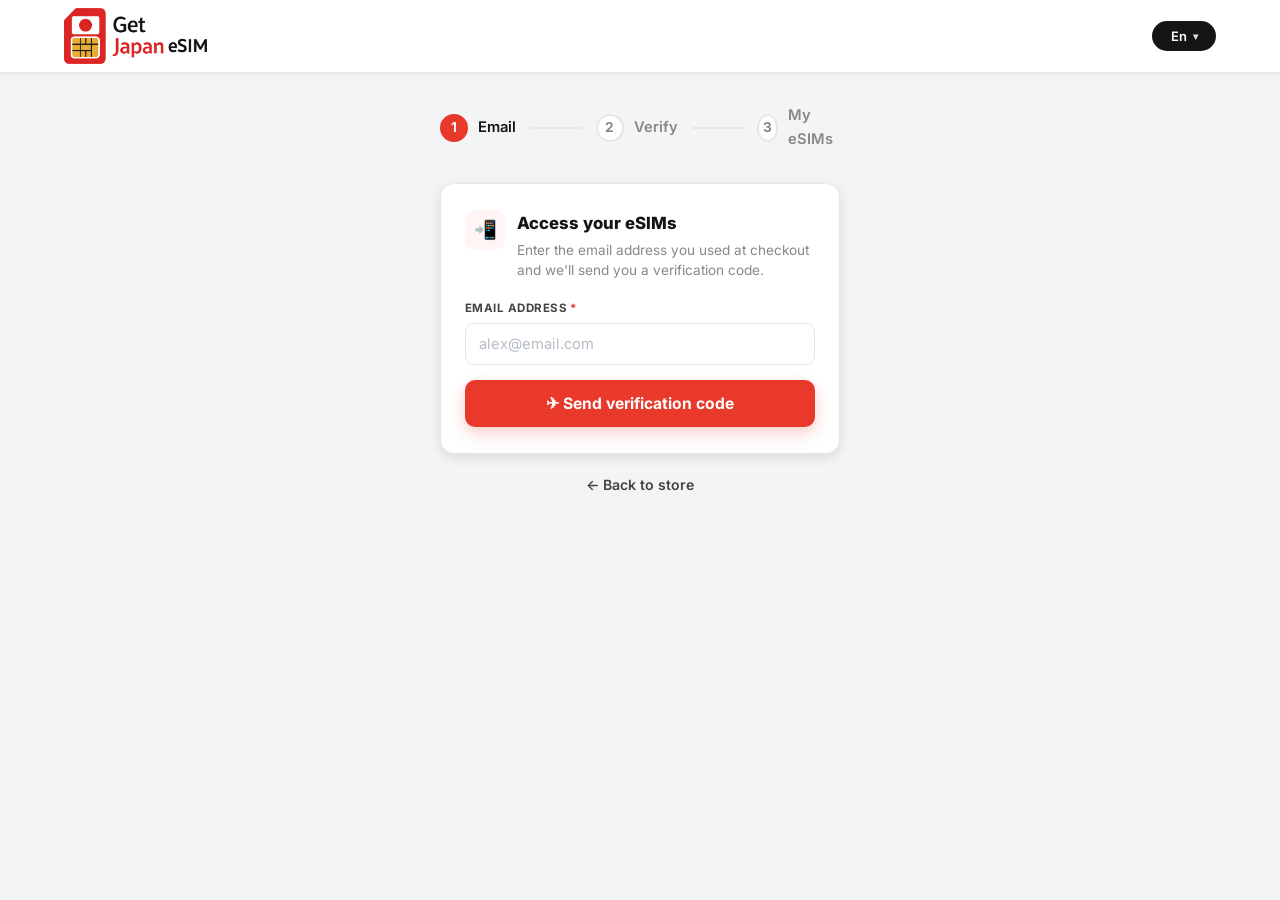
<file: account-access.html>
<!DOCTYPE html>
<html lang="en">
<head>
  <meta charset="UTF-8">
  <meta name="viewport" content="width=device-width, initial-scale=1.0">
  <meta name="robots" content="noindex">
  <title>Access your eSIMs – Get Japan eSIM</title>
  <link rel="stylesheet" href="css/style.css">
  <link rel="stylesheet" href="css/checkout.css">
  <link rel="preconnect" href="https://fonts.googleapis.com">
  <link rel="preconnect" href="https://fonts.gstatic.com" crossorigin>
  <link href="https://fonts.googleapis.com/css2?family=Inter:wght@300;400;500;600;700;800;900&display=swap" rel="stylesheet">
</head>
<body>

<!-- ===== HEADER (simplified) ===== -->
<header class="site-header" id="site-header">
  <div class="header-inner container">
    <a href="index.html" class="site-logo">
      <img src="img/logo-transparent.png" alt="Get Japan eSIM" class="logo-img">
    </a>
    <div style="flex:1"></div>
    <div class="header-utils">
      <div class="util-dropdown util-dropdown--lang-pill" id="lang-dropdown">
        <button class="util-btn util-btn--pill" id="lang-btn">En <span class="caret">▾</span></button>
        <div class="util-menu">
          <a href="#" data-lang="en">English</a>
          <a href="#" data-lang="de">Deutsch</a>
          <a href="#" data-lang="zh">简体中文</a>
          <hr style="border:none;border-top:1px solid #eee;margin:4px 0;">
          <a href="#" data-currency="USD">USD</a>
          <a href="#" data-currency="EUR">EUR</a>
        </div>
      </div>
    </div>
  </div>
</header>

<main class="checkout-main">
  <div class="access-wrap">

    <!-- Step indicator -->
    <div class="steps">
      <div class="step step--active" id="step-email">
        <span class="step__num">1</span><span class="step__label">Email</span>
      </div>
      <span class="step__line"></span>
      <div class="step" id="step-verify">
        <span class="step__num">2</span><span class="step__label">Verify</span>
      </div>
      <span class="step__line"></span>
      <div class="step" id="step-esims">
        <span class="step__num">3</span><span class="step__label">My eSIMs</span>
      </div>
    </div>

    <!-- ===== View 1: Email ===== -->
    <div class="access-view show" id="view-email">
      <form class="access-card" id="email-form" novalidate>
        <div class="access-card__head">
          <div class="access-card__icon">📲</div>
          <div>
            <div class="access-card__title">Access your eSIMs</div>
            <div class="access-card__sub">Enter the email address you used at checkout and we'll send you a verification code.</div>
          </div>
        </div>

        <div class="co-field">
          <label for="access-email">Email Address <span class="req">*</span></label>
          <input type="email" id="access-email" placeholder="alex@email.com" autocomplete="email" required>
          <p class="co-error" id="err-access-email">Please enter a valid email address.</p>
        </div>

        <button type="submit" class="access-submit" id="send-code-btn">
          ✈ Send verification code
        </button>
      </form>
      <div class="access-foot">
        <a href="index.html#plans">← Back to store</a>
      </div>
    </div>

    <!-- ===== View 2: Verify ===== -->
    <div class="access-view" id="view-verify">
      <form class="access-card" id="verify-form" novalidate>
        <div class="access-card__head">
          <div class="access-card__icon">✉</div>
          <div>
            <div class="access-card__title">Check your inbox</div>
            <div class="access-card__sub">We sent a 6-digit code to <b id="verify-email">your email</b>. It expires in 10 minutes.</div>
          </div>
        </div>

        <div class="co-field">
          <label>Verification Code <span class="req">*</span></label>
          <div class="otp-row" id="otp-row">
            <input type="text" inputmode="numeric" maxlength="1" aria-label="Digit 1">
            <input type="text" inputmode="numeric" maxlength="1" aria-label="Digit 2">
            <input type="text" inputmode="numeric" maxlength="1" aria-label="Digit 3">
            <input type="text" inputmode="numeric" maxlength="1" aria-label="Digit 4">
            <input type="text" inputmode="numeric" maxlength="1" aria-label="Digit 5">
            <input type="text" inputmode="numeric" maxlength="1" aria-label="Digit 6">
          </div>
          <p class="co-error" id="err-otp">Please enter the 6-digit code.</p>
        </div>

        <div class="otp-meta">
          <span>Didn't get it? Check spam.</span>
          <button type="button" class="otp-resend" id="resend-code">↻ Resend code</button>
        </div>

        <button type="submit" class="access-submit" id="verify-btn">
          🔒 Verify &amp; view my eSIMs
        </button>
        <span class="access-demo-tag">Demo: any 6 digits will work.</span>
      </form>
      <div class="access-foot">
        <a href="#" id="change-email">← Change email</a>
      </div>
    </div>

  </div>
</main>

<script src="js/i18n.js"></script>
<script src="js/main.js"></script>
<script>
(function () {
  'use strict';
  function $(id) { return document.getElementById(id); }
  function isEmail(v) { return /^[^\s@]+@[^\s@]+\.[^\s@]+$/.test(v); }

  var emailVal = '';

  // ---- View switching ----
  function showVerify() {
    $('view-email').classList.remove('show');
    $('view-verify').classList.add('show');
    $('step-email').classList.remove('step--active');
    $('step-email').classList.add('step--done');
    $('step-email').querySelector('.step__num').textContent = '✓';
    $('step-verify').classList.add('step--active');
    var first = $('otp-row').querySelector('input');
    if (first) first.focus();
  }
  function showEmail() {
    $('view-verify').classList.remove('show');
    $('view-email').classList.add('show');
    $('step-verify').classList.remove('step--active');
    $('step-email').classList.remove('step--done');
    $('step-email').classList.add('step--active');
    $('step-email').querySelector('.step__num').textContent = '1';
  }

  // ---- Step 1: send code (mock) ----
  $('email-form').addEventListener('submit', function (e) {
    e.preventDefault();
    var v = $('access-email').value.trim();
    var ok = isEmail(v);
    $('err-access-email').classList.toggle('show', !ok);
    $('access-email').classList.toggle('is-invalid', !ok);
    if (!ok) return;
    emailVal = v;
    $('verify-email').textContent = v;
    showVerify();
  });

  // ---- OTP auto-advance ----
  var otpInputs = Array.prototype.slice.call($('otp-row').querySelectorAll('input'));
  otpInputs.forEach(function (input, i) {
    input.addEventListener('input', function () {
      input.value = input.value.replace(/\D/g, '').slice(0, 1);
      if (input.value && i < otpInputs.length - 1) otpInputs[i + 1].focus();
      $('err-otp').classList.remove('show');
    });
    input.addEventListener('keydown', function (e) {
      if (e.key === 'Backspace' && !input.value && i > 0) otpInputs[i - 1].focus();
    });
    input.addEventListener('paste', function (e) {
      e.preventDefault();
      var digits = (e.clipboardData.getData('text') || '').replace(/\D/g, '').slice(0, 6).split('');
      otpInputs.forEach(function (inp, idx) { inp.value = digits[idx] || ''; });
      var next = Math.min(digits.length, otpInputs.length - 1);
      otpInputs[next].focus();
    });
  });

  // ---- Step 2: verify (mock — any 6 digits) ----
  $('verify-form').addEventListener('submit', function (e) {
    e.preventDefault();
    var code = otpInputs.map(function (i) { return i.value; }).join('');
    var ok = /^\d{6}$/.test(code);
    $('err-otp').classList.toggle('show', !ok);
    otpInputs.forEach(function (i) { i.classList.toggle('is-invalid', !ok); });
    if (!ok) return;
    // Mark verified and hand off to the My eSIMs portal
    try { sessionStorage.setItem('esim_verified_email', emailVal); } catch (err) {}
    var btn = $('verify-btn');
    btn.disabled = true; btn.textContent = 'Verifying…';
    setTimeout(function () { window.location.href = 'account.html'; }, 700);
  });

  $('resend-code').addEventListener('click', function () {
    var b = $('resend-code');
    b.textContent = '✓ Sent'; b.disabled = true;
    setTimeout(function () { b.textContent = '↻ Resend code'; b.disabled = false; }, 2500);
  });

  $('change-email').addEventListener('click', function (e) { e.preventDefault(); showEmail(); });
})();
</script>
</body>
</html>
</file>
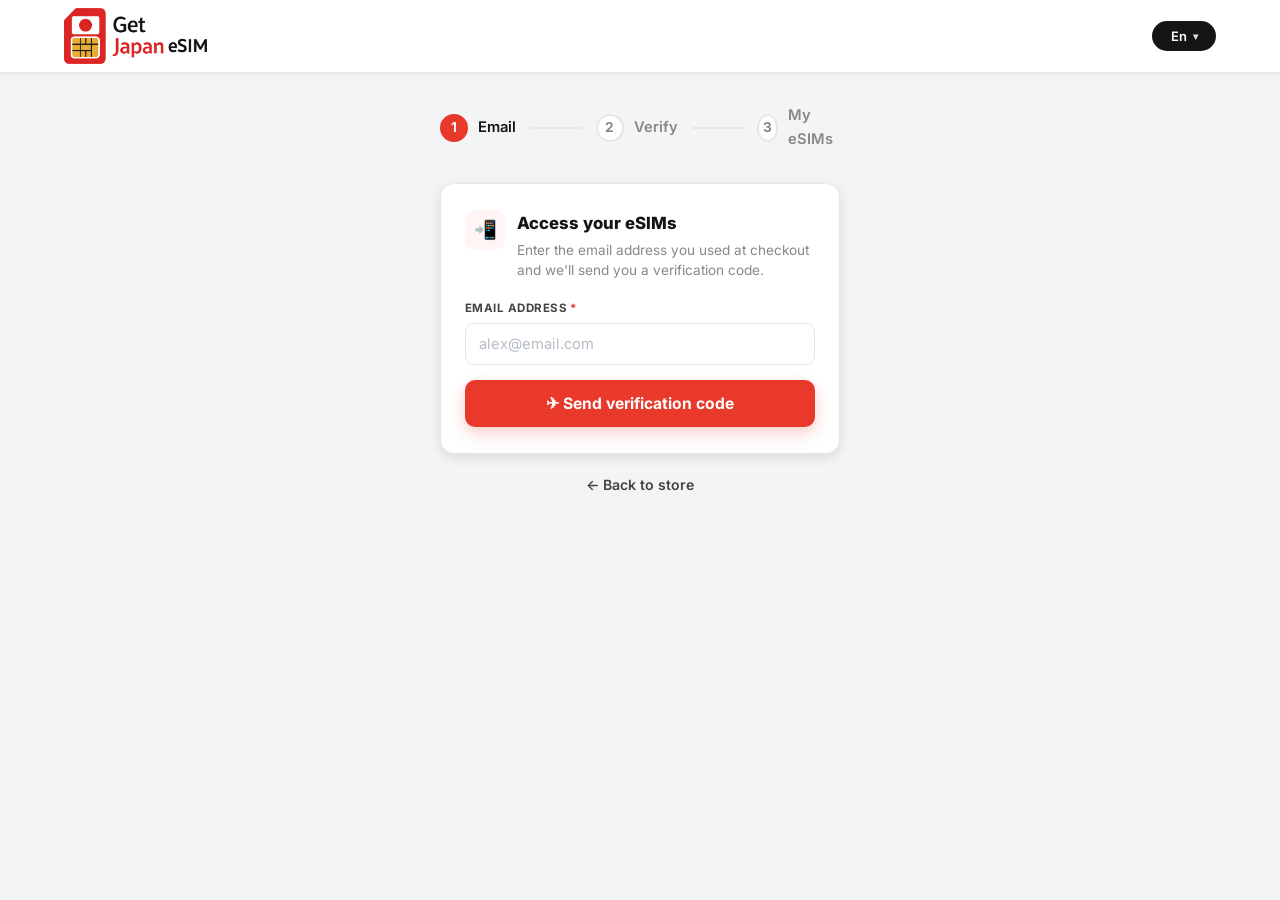
<file: account.html>
<!DOCTYPE html>
<html lang="en">
<head>
  <meta charset="UTF-8">
  <meta name="viewport" content="width=device-width, initial-scale=1.0">
  <meta name="robots" content="noindex">
  <title>My eSIMs – Get Japan eSIM</title>
  <link rel="stylesheet" href="css/style.css">
  <link rel="stylesheet" href="css/checkout.css">
  <link rel="preconnect" href="https://fonts.googleapis.com">
  <link rel="preconnect" href="https://fonts.gstatic.com" crossorigin>
  <link href="https://fonts.googleapis.com/css2?family=Inter:wght@300;400;500;600;700;800;900&display=swap" rel="stylesheet">
</head>
<body>

<!-- ===== HEADER (simplified) ===== -->
<header class="site-header" id="site-header">
  <div class="header-inner container">
    <a href="index.html" class="site-logo">
      <img src="img/logo-transparent.png" alt="Get Japan eSIM" class="logo-img">
    </a>
    <div style="flex:1"></div>
    <div class="header-utils">
      <div class="util-dropdown util-dropdown--lang-pill" id="lang-dropdown">
        <button class="util-btn util-btn--pill" id="lang-btn">En <span class="caret">▾</span></button>
        <div class="util-menu">
          <a href="#" data-lang="en">English</a>
          <a href="#" data-lang="de">Deutsch</a>
          <a href="#" data-lang="zh">简体中文</a>
          <hr style="border:none;border-top:1px solid #eee;margin:4px 0;">
          <a href="#" data-currency="USD">USD</a>
          <a href="#" data-currency="EUR">EUR</a>
        </div>
      </div>
    </div>
  </div>
</header>

<main class="checkout-main">
  <div class="portal">

    <div class="portal__head">
      <div>
        <div class="portal__title">Your all e-SIM purchases</div>
        <div class="portal__email" id="portal-email">xyz@gmail.com</div>
      </div>
      <a href="index.html#plans" class="portal__back">← Back to store</a>
    </div>

    <div id="esim-list"><!-- cards injected by JS --></div>

  </div>
</main>

<!-- ===== QR re-issue modal ===== -->
<div class="qr-modal-overlay" id="qr-modal">
  <div class="qr-modal">
    <button class="qr-modal__close" id="qr-close" aria-label="Close">✕</button>
    <h3 id="qr-modal-title">Your eSIM QR Code</h3>
    <p class="qr-modal__sub" id="qr-modal-sub">Order JP-00000</p>
    <canvas id="qr-modal-canvas" width="200" height="200" aria-label="eSIM QR code"></canvas>
    <p class="qr-note">Scan in your phone's Mobile Data / Cellular settings.</p>
    <span class="qr-mock-tag">SAMPLE QR — not a live eSIM</span>
  </div>
</div>

<script src="js/i18n.js"></script>
<script src="js/main.js"></script>
<script src="js/qr.js"></script>
<script>
(function () {
  'use strict';
  var RATES = { USD: 150, EUR: 160 }, SYM = { USD: '$', EUR: '€' };

  function fmtDate(d) {
    if (!d) return '—';
    var dt = new Date(d + 'T00:00:00');
    if (isNaN(dt)) return d;
    return dt.toLocaleDateString('en-US', { year: 'numeric', month: 'long', day: 'numeric' });
  }
  function todayISO() {
    var d = new Date();
    return d.getFullYear() + '-' + String(d.getMonth() + 1).padStart(2, '0') + '-' + String(d.getDate()).padStart(2, '0');
  }
  function esc(s) { return String(s == null ? '' : s).replace(/[&<>"]/g, function (c) {
    return { '&': '&amp;', '<': '&lt;', '>': '&gt;', '"': '&quot;' }[c];
  }); }

  // ---- Verification gate: must come through account-access.html ----
  var verifiedEmail = '';
  try { verifiedEmail = sessionStorage.getItem('esim_verified_email') || ''; } catch (e) {}
  if (!verifiedEmail) { window.location.replace('account-access.html'); return; }
  document.getElementById('portal-email').textContent = verifiedEmail;

  // ---- Load purchases for this email (real ones first, then demo seed) ----
  // Demo eSIMs are relabeled to the verified email so the portal is never empty.
  var DEMO = [
    { orderId: 'JP-48291', country: 'Japan', planName: '10GB / 10 Days', data: '10 GB', days: '10 Days',
      purchased: '2026-06-08', validUntil: '2026-06-18', carrier: 'Docomo / SoftBank', email: verifiedEmail, planId: 'city-10gb' },
    { orderId: 'JP-31042', country: 'Japan', planName: '3GB / 7 Days', data: '3 GB', days: '7 Days',
      purchased: '2026-02-03', validUntil: '2026-02-10', carrier: 'Docomo / SoftBank', email: verifiedEmail, planId: 'city-3gb' }
  ];
  var list = [];
  try { list = JSON.parse(localStorage.getItem('esim_purchases') || '[]'); } catch (e) {}
  var mine = list.filter(function (p) {
    return !p.email || p.email.toLowerCase() === verifiedEmail.toLowerCase();
  });
  var purchases = mine.concat(DEMO);

  function isActive(p) { return p.validUntil >= todayISO(); }

  function cardHTML(p, idx) {
    var active = isActive(p);
    var status = active
      ? '<span class="esim-status esim-status--active">📶 Active</span>'
      : '<span class="esim-status esim-status--expired">⚠ Expired</span>';
    var actions = active
      ? '<div class="esim-actions">' +
          '<button class="esim-btn" data-qr="' + idx + '">▦ View QR Code</button>' +
          '<button class="esim-btn" data-resend="' + idx + '">✉ Resend by email</button>' +
        '</div>'
      : '<div class="esim-note"><span class="i">ⓘ</span> This plan expired on ' + fmtDate(p.validUntil) +
          '. Purchase a new plan for your next trip.</div>' +
        '<div class="esim-actions">' +
          '<a class="esim-btn esim-btn--full" href="checkout.html?plan=' + esc(p.planId || 'city-10gb') + '">↻ Buy this plan again</a>' +
        '</div>';

    return '<div class="esim-card">' +
      '<div class="esim-card__top">' +
        '<span class="esim-flag" aria-hidden="true"></span>' +
        '<div>' +
          '<div class="esim-card__name">' + esc(p.country || 'Japan') + '</div>' +
          '<div class="esim-card__plan">' + esc(p.data) + ' · ' + esc(p.days) + '</div>' +
        '</div>' + status +
      '</div>' +
      '<div class="esim-meta">' +
        '<div><div class="esim-meta__k">Purchased</div><div class="esim-meta__v">' + fmtDate(p.purchased) + '</div></div>' +
        '<div><div class="esim-meta__k">Valid Until</div><div class="esim-meta__v">' + fmtDate(p.validUntil) + '</div></div>' +
        '<div><div class="esim-meta__k">Order ID</div><div class="esim-meta__v">' + esc(p.orderId) + '</div></div>' +
        '<div><div class="esim-meta__k">Carrier</div><div class="esim-meta__v">' + esc(p.carrier || 'Docomo / SoftBank') + '</div></div>' +
      '</div>' + actions +
    '</div>';
  }

  var listEl = document.getElementById('esim-list');
  if (!purchases.length) {
    listEl.innerHTML = '<div class="portal-empty">You have no eSIMs yet. <a href="index.html#plans">Browse plans</a></div>';
  } else {
    listEl.innerHTML = purchases.map(cardHTML).join('');
  }

  // ---- QR re-issue modal ----
  var modal = document.getElementById('qr-modal');
  function openQR(p) {
    document.getElementById('qr-modal-sub').textContent = 'Order ' + p.orderId;
    window.GJEsim.drawMockQR(document.getElementById('qr-modal-canvas'), p.orderId);
    modal.classList.add('show');
  }
  function closeQR() { modal.classList.remove('show'); }
  document.getElementById('qr-close').addEventListener('click', closeQR);
  modal.addEventListener('click', function (e) { if (e.target === modal) closeQR(); });
  document.addEventListener('keydown', function (e) { if (e.key === 'Escape') closeQR(); });

  // ---- Delegate card buttons ----
  listEl.addEventListener('click', function (e) {
    var qrBtn = e.target.closest('[data-qr]');
    if (qrBtn) { openQR(purchases[+qrBtn.getAttribute('data-qr')]); return; }
    var rsBtn = e.target.closest('[data-resend]');
    if (rsBtn) {
      var orig = rsBtn.innerHTML;
      rsBtn.innerHTML = '✓ Sent';
      rsBtn.disabled = true;
      setTimeout(function () { rsBtn.innerHTML = orig; rsBtn.disabled = false; }, 2500);
    }
  });
})();
</script>
</body>
</html>
</file>
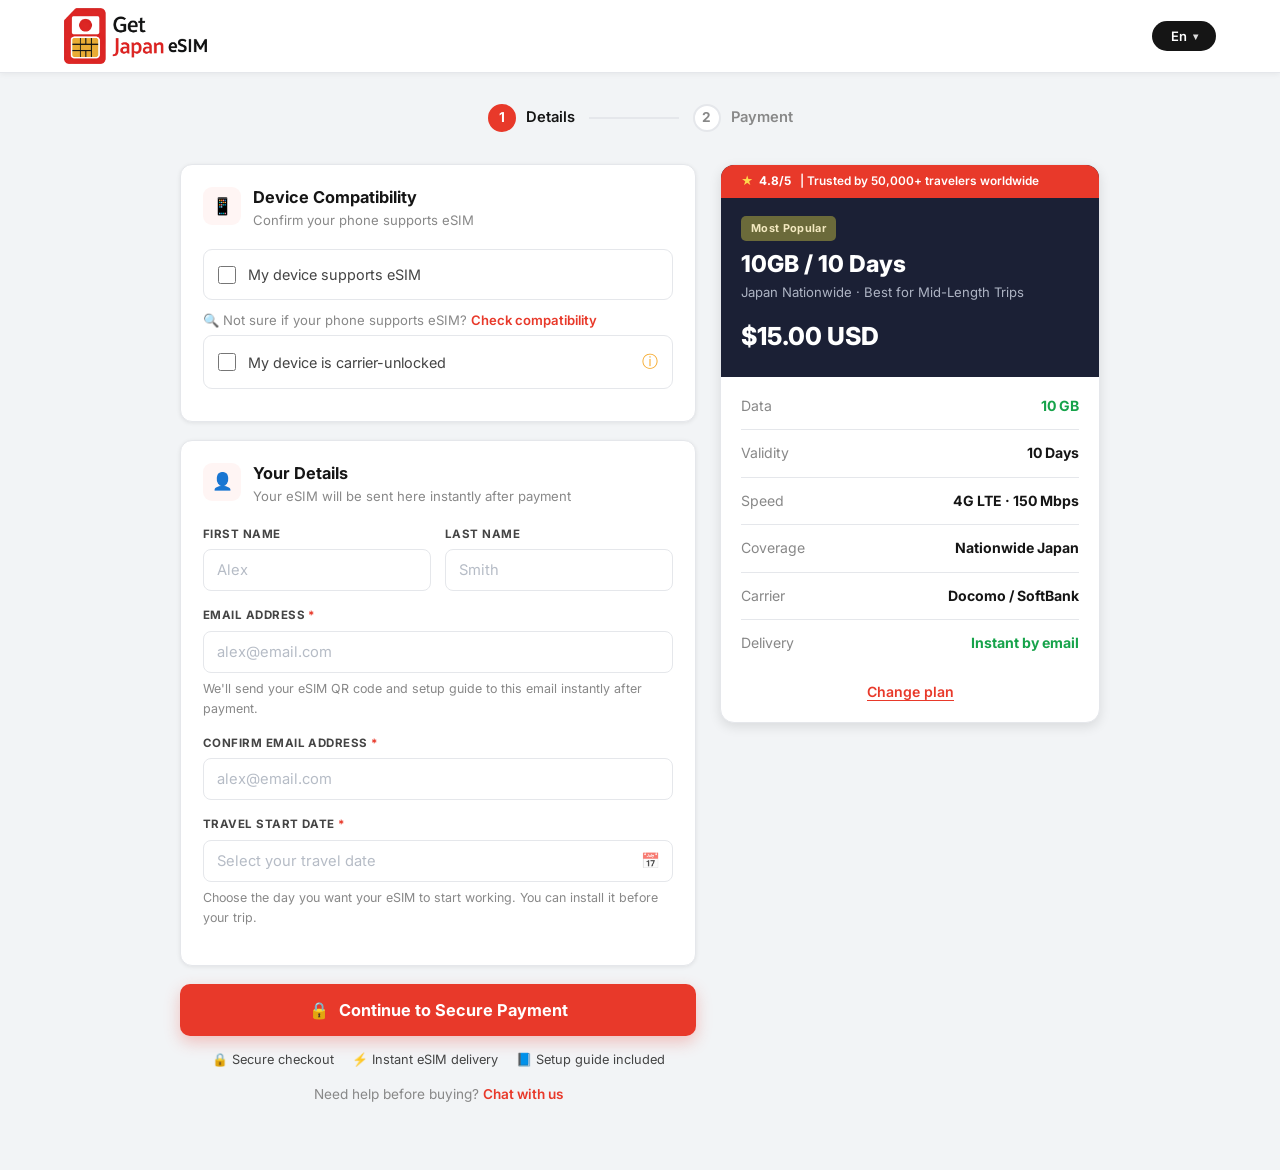
<file: checkout.html>
<!DOCTYPE html>
<html lang="en">
<head>
  <meta charset="UTF-8">
  <meta name="viewport" content="width=device-width, initial-scale=1.0">
  <meta name="format-detection" content="telephone=no, address=no, email=no">
  <meta name="robots" content="noindex">
  <title>Checkout – Get Japan eSIM</title>
  <link rel="stylesheet" href="css/style.css">
  <link rel="stylesheet" href="css/checkout.css">
  <link rel="preconnect" href="https://fonts.googleapis.com">
  <link rel="preconnect" href="https://fonts.gstatic.com" crossorigin>
  <link href="https://fonts.googleapis.com/css2?family=Inter:wght@300;400;500;600;700;800;900&display=swap" rel="stylesheet">
</head>
<body>

<!-- ===== HEADER (simplified) ===== -->
<header class="site-header" id="site-header">
  <div class="header-inner container">
    <a href="index.html" class="site-logo">
      <img src="img/logo-transparent.png" alt="Get Japan eSIM" class="logo-img">
    </a>
    <div style="flex:1"></div>
    <div class="header-utils">
      <div class="util-dropdown util-dropdown--lang-pill" id="lang-dropdown">
        <button class="util-btn util-btn--pill" id="lang-btn">En <span class="caret">▾</span></button>
        <div class="util-menu">
          <a href="#" data-lang="en">English</a>
          <a href="#" data-lang="de">Deutsch</a>
          <a href="#" data-lang="zh">简体中文</a>
          <hr style="border:none;border-top:1px solid #eee;margin:4px 0;">
          <a href="#" data-currency="USD">USD</a>
          <a href="#" data-currency="EUR">EUR</a>
        </div>
      </div>
    </div>
  </div>
</header>

<main class="checkout-main">
  <div class="checkout-wrap">

    <!-- Step indicator -->
    <div class="steps">
      <div class="step step--active">
        <span class="step__num">1</span>
        <span class="step__label">Details</span>
      </div>
      <span class="step__line"></span>
      <div class="step">
        <span class="step__num">2</span>
        <span class="step__label">Payment</span>
      </div>
    </div>

    <form class="checkout-grid" id="checkout-form" novalidate>

      <!-- ===== LEFT: form ===== -->
      <div class="checkout-left">

        <!-- Device compatibility -->
        <div class="co-card">
          <div class="co-card__head">
            <div class="co-card__icon">📱</div>
            <div>
              <div class="co-card__title">Device Compatibility</div>
              <div class="co-card__sub">Confirm your phone supports eSIM</div>
            </div>
          </div>
          <label class="co-check">
            <input type="checkbox" id="chk-esim" required>
            <span>My device supports eSIM</span>
          </label>
          <p class="co-hint">🔍 Not sure if your phone supports eSIM? <a href="index.html#devices">Check compatibility</a></p>
          <label class="co-check">
            <input type="checkbox" id="chk-unlocked" required>
            <span>My device is carrier-unlocked</span>
            <span class="co-check__warn" title="Your device must be carrier-unlocked to use an eSIM.">ⓘ</span>
          </label>
        </div>

        <!-- Your details -->
        <div class="co-card">
          <div class="co-card__head">
            <div class="co-card__icon">👤</div>
            <div>
              <div class="co-card__title">Your Details</div>
              <div class="co-card__sub">Your eSIM will be sent here instantly after payment</div>
            </div>
          </div>

          <div class="co-row">
            <div class="co-field">
              <label for="firstName">First Name</label>
              <input type="text" id="firstName" name="firstName" placeholder="Alex" autocomplete="given-name">
            </div>
            <div class="co-field">
              <label for="lastName">Last Name</label>
              <input type="text" id="lastName" name="lastName" placeholder="Smith" autocomplete="family-name">
            </div>
          </div>

          <div class="co-field">
            <label for="email">Email Address <span class="req">*</span></label>
            <input type="email" id="email" name="email" placeholder="alex@email.com" autocomplete="email" required>
            <p class="co-field__note">We'll send your eSIM QR code and setup guide to this email instantly after payment.</p>
            <p class="co-error" id="err-email">Please enter a valid email address.</p>
          </div>

          <div class="co-field">
            <label for="email2">Confirm Email Address <span class="req">*</span></label>
            <input type="email" id="email2" name="email2" placeholder="alex@email.com" autocomplete="email" required>
            <p class="co-error" id="err-email2">Email addresses do not match.</p>
          </div>

          <div class="co-field">
            <label for="startDateText">Travel Start Date <span class="req">*</span></label>
            <div class="co-date">
              <input type="text" id="startDateText" class="co-date__text" placeholder="Select your travel date" readonly>
              <input type="date" id="startDate" name="startDate" class="co-date__native" required tabindex="-1" aria-hidden="true">
              <span class="co-date__icon" aria-hidden="true">📅</span>
            </div>
            <p class="co-field__note">Choose the day you want your eSIM to start working. You can install it before your trip.</p>
            <p class="co-error" id="err-date">Please choose your travel start date.</p>
          </div>
        </div>

        <!-- Submit -->
        <button type="submit" class="co-submit" id="co-submit">
          <span class="co-submit__lock">🔒</span> Continue to Secure Payment
        </button>

        <div class="co-trust">
          <span>🔒 Secure checkout</span>
          <span>⚡ Instant eSIM delivery</span>
          <span>📘 Setup guide included</span>
        </div>
        <p class="co-help">Need help before buying? <a href="mailto:support@getjapanesim.com">Chat with us</a></p>
      </div>

      <!-- ===== RIGHT: plan summary ===== -->
      <aside class="summary" id="summary">
        <div class="summary__top">
          <div class="summary__rating">
            <span class="star">★</span> <strong>4.8/5</strong>&nbsp;|&nbsp;Trusted by 50,000+ travelers worldwide
          </div>
          <span class="summary__badge" id="sum-badge">Most Popular</span>
          <div class="summary__plan" id="sum-plan">10GB / 10 Days</div>
          <div class="summary__plandesc" id="sum-plandesc">Japan Nationwide · Best for Mid-Length Trips</div>
          <div class="summary__price"><span id="sum-price" data-jpy="2250">$15.00 USD</span></div>
        </div>
        <div class="summary__rows">
          <div class="summary__row"><span class="k">Data</span><span class="v v--green" id="sum-data">10 GB</span></div>
          <div class="summary__row"><span class="k">Validity</span><span class="v" id="sum-validity">10 Days</span></div>
          <div class="summary__row"><span class="k">Speed</span><span class="v">4G LTE · 150 Mbps</span></div>
          <div class="summary__row"><span class="k">Coverage</span><span class="v">Nationwide Japan</span></div>
          <div class="summary__row"><span class="k">Carrier</span><span class="v">Docomo / SoftBank</span></div>
          <div class="summary__row"><span class="k">Delivery</span><span class="v v--green">Instant by email</span></div>
        </div>
        <div class="summary__change"><a href="index.html#plans">Change plan</a></div>
      </aside>

    </form>
  </div>
</main>

<!-- ===== Processing overlay (mock) ===== -->
<div class="pay-overlay" id="pay-overlay">
  <div class="pay-modal">
    <div class="pay-spinner"></div>
    <h3>Redirecting to secure payment…</h3>
    <p>Powered by Stripe. Please don't close this window.</p>
  </div>
</div>

<script src="js/i18n.js"></script>
<script src="js/main.js"></script>
<script src="js/checkout.js"></script>
</body>
</html>
</file>
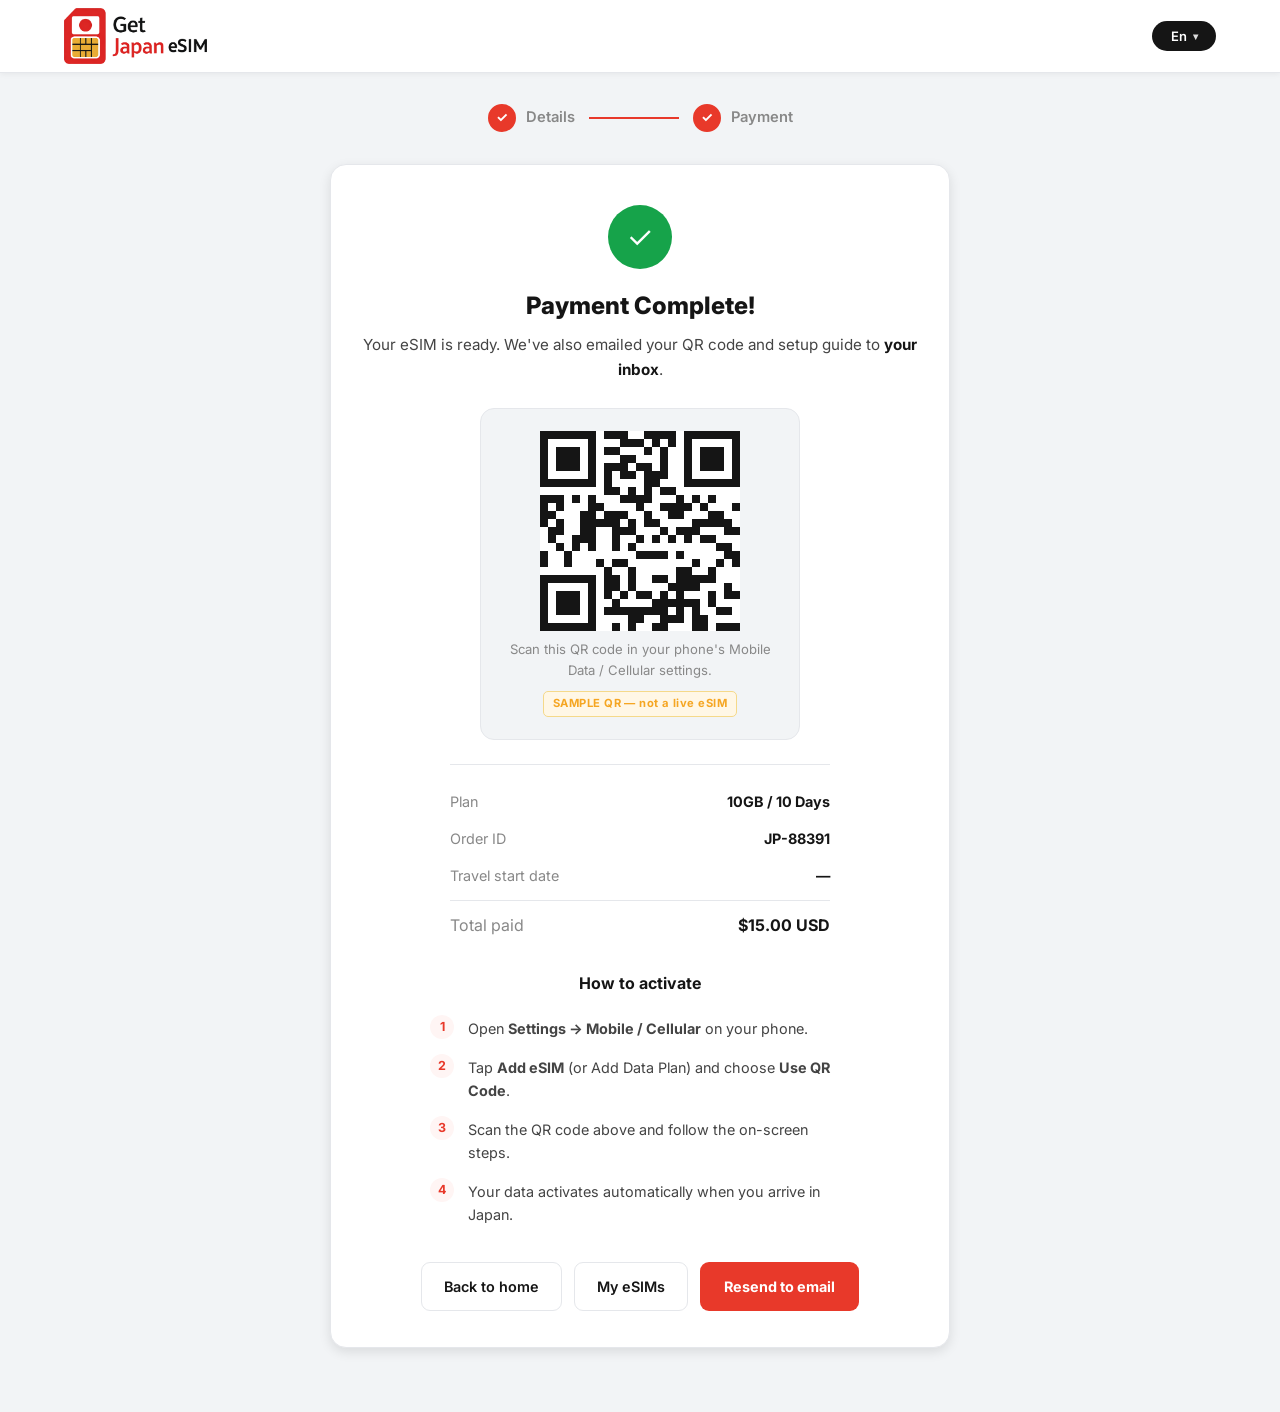
<file: success.html>
<!DOCTYPE html>
<html lang="en">
<head>
  <meta charset="UTF-8">
  <meta name="viewport" content="width=device-width, initial-scale=1.0">
  <meta name="robots" content="noindex">
  <title>Payment Complete – Get Japan eSIM</title>
  <link rel="stylesheet" href="css/style.css">
  <link rel="stylesheet" href="css/checkout.css">
  <link rel="preconnect" href="https://fonts.googleapis.com">
  <link rel="preconnect" href="https://fonts.gstatic.com" crossorigin>
  <link href="https://fonts.googleapis.com/css2?family=Inter:wght@300;400;500;600;700;800;900&display=swap" rel="stylesheet">
</head>
<body>

<!-- ===== HEADER (simplified) ===== -->
<header class="site-header" id="site-header">
  <div class="header-inner container">
    <a href="index.html" class="site-logo">
      <img src="img/logo-transparent.png" alt="Get Japan eSIM" class="logo-img">
    </a>
    <div style="flex:1"></div>
    <div class="header-utils">
      <div class="util-dropdown util-dropdown--lang-pill" id="lang-dropdown">
        <button class="util-btn util-btn--pill" id="lang-btn">En <span class="caret">▾</span></button>
        <div class="util-menu">
          <a href="#" data-lang="en">English</a>
          <a href="#" data-lang="de">Deutsch</a>
          <a href="#" data-lang="zh">简体中文</a>
          <hr style="border:none;border-top:1px solid #eee;margin:4px 0;">
          <a href="#" data-currency="USD">USD</a>
          <a href="#" data-currency="EUR">EUR</a>
        </div>
      </div>
    </div>
  </div>
</header>

<main class="checkout-main">
  <div class="checkout-wrap">

    <!-- Step indicator (both done) -->
    <div class="steps">
      <div class="step step--done">
        <span class="step__num">✓</span>
        <span class="step__label">Details</span>
      </div>
      <span class="step__line" style="background:var(--red)"></span>
      <div class="step step--done">
        <span class="step__num">✓</span>
        <span class="step__label">Payment</span>
      </div>
    </div>

    <div class="success-card">
      <div class="success-check">✓</div>
      <h1>Payment Complete!</h1>
      <p class="sub">Your eSIM is ready. We've also emailed your QR code and setup guide to
        <span class="success-email" id="ord-email">your inbox</span>.</p>

      <!-- QR -->
      <div class="qr-box">
        <canvas id="qr-canvas" width="200" height="200" aria-label="eSIM QR code"></canvas>
        <p class="qr-note">Scan this QR code in your phone's Mobile Data / Cellular settings.</p>
        <span class="qr-mock-tag">SAMPLE QR — not a live eSIM</span>
      </div>

      <!-- Order summary -->
      <div class="order-summary">
        <div class="order-row"><span class="k">Plan</span><span class="v" id="ord-plan">10GB / 10 Days</span></div>
        <div class="order-row"><span class="k">Order ID</span><span class="v" id="ord-id">—</span></div>
        <div class="order-row"><span class="k">Travel start date</span><span class="v" id="ord-date">—</span></div>
        <div class="order-row order-row--total"><span class="k">Total paid</span><span class="v" id="ord-total">$15.00 USD</span></div>
      </div>

      <!-- Install steps -->
      <div class="success-steps">
        <h3>How to activate</h3>
        <ol>
          <li>Open <strong>Settings → Mobile / Cellular</strong> on your phone.</li>
          <li>Tap <strong>Add eSIM</strong> (or Add Data Plan) and choose <strong>Use QR Code</strong>.</li>
          <li>Scan the QR code above and follow the on-screen steps.</li>
          <li>Your data activates automatically when you arrive in Japan.</li>
        </ol>
      </div>

      <div class="success-actions">
        <a href="index.html" class="btn-outline">Back to home</a>
        <a href="account.html" class="btn-outline">My eSIMs</a>
        <button type="button" class="btn-solid" id="resend-btn">Resend to email</button>
      </div>
    </div>

  </div>
</main>

<script src="js/i18n.js"></script>
<script src="js/main.js"></script>
<script src="js/qr.js"></script>
<script>
(function () {
  'use strict';
  var RATES = { USD: 150, EUR: 160 }, SYM = { USD: '$', EUR: '€' };

  // ---- Load order from the checkout step ----
  var order = {};
  try { order = JSON.parse(sessionStorage.getItem('esim_order')) || {}; } catch (e) {}

  function fmtPrice(jpy, cur) {
    cur = RATES[cur] ? cur : 'USD';
    return SYM[cur] + (jpy / RATES[cur]).toFixed(2) + ' ' + cur;
  }
  function fmtDate(d) {
    if (!d) return '—';
    var dt = new Date(d + 'T00:00:00');
    if (isNaN(dt)) return d;
    return dt.toLocaleDateString('en-US', { year: 'numeric', month: 'long', day: 'numeric' });
  }
  function set(id, val) { var el = document.getElementById(id); if (el) el.textContent = val; }

  if (order.email) {
    set('ord-email', order.email);
    // Buyer just verified their email at checkout — let them view eSIMs without re-verifying
    try { sessionStorage.setItem('esim_verified_email', order.email); } catch (e) {}
  }
  set('ord-plan', order.planName || '10GB / 10 Days');
  set('ord-date', fmtDate(order.startDate));
  if (order.jpy) set('ord-total', fmtPrice(order.jpy, order.currency || 'USD'));

  // ---- If we came back from Stripe, confirm the payment really completed ----
  var sessionId = new URLSearchParams(window.location.search).get('session_id');
  if (sessionId) {
    set('ord-id', sessionId.slice(0, 18) + '…');
    fetch('api/get-session.php?id=' + encodeURIComponent(sessionId))
      .then(function (r) { return r.ok ? r.json() : Promise.reject(); })
      .then(function (s) {
        if (s && s.payment_status === 'paid') {
          if (s.customer_email) {
            set('ord-email', s.customer_email);
            try { sessionStorage.setItem('esim_verified_email', s.customer_email); } catch (e) {}
          }
          if (s.amount_total != null && s.currency) {
            var sym = SYM[s.currency.toUpperCase()] || '';
            set('ord-total', sym + (s.amount_total / 100).toFixed(2) + ' ' + s.currency.toUpperCase());
          }
        }
      })
      .catch(function () {}); // mock / offline preview — keep sessionStorage values
  }

  // Mock order id (used for the QR seed and when there is no Stripe session)
  var oid = 'JP-' + Math.floor(Math.random() * 90000 + 10000);
  if (!sessionId) set('ord-id', oid);

  // ---- Draw a mock QR (looks like a QR; NOT a real eSIM profile) ----
  window.GJEsim.drawMockQR(document.getElementById('qr-canvas'), oid);

  // ---- Persist purchase so the My eSIMs portal can show it ----
  (function savePurchase() {
    if (!order.planName) return;
    function isoLocal(dt) {  // YYYY-MM-DD in local time (avoid UTC shift)
      var m = String(dt.getMonth() + 1).padStart(2, '0');
      var d = String(dt.getDate()).padStart(2, '0');
      return dt.getFullYear() + '-' + m + '-' + d;
    }
    function addDays(d, n) {
      var dt = d ? new Date(d + 'T00:00:00') : new Date();
      if (isNaN(dt)) dt = new Date();
      dt.setDate(dt.getDate() + n);
      return isoLocal(dt);
    }
    // Parse validity days from plan name (e.g. "10GB / 10 Days")
    var m = /(\d+)\s*Days/i.exec(order.planName);
    var days = m ? parseInt(m[1], 10) : 10;
    var dataM = /^([\d]+\s*GB|Unlimited)/i.exec(order.planName);
    var purchase = {
      orderId: oid,
      country: 'Japan',
      planName: order.planName,
      data: dataM ? dataM[1].replace(/GB/i, ' GB') : '10 GB',
      days: days + ' Days',
      jpy: order.jpy,
      currency: order.currency || 'USD',
      email: order.email || '',
      purchased: isoLocal(new Date()),
      validUntil: addDays(order.startDate, days),
      carrier: 'Docomo / SoftBank',
      planId: order.planId || ''
    };
    try {
      var list = JSON.parse(localStorage.getItem('esim_purchases') || '[]');
      list.unshift(purchase);
      localStorage.setItem('esim_purchases', JSON.stringify(list));
    } catch (e) {}
  })();

  // ---- Resend (mock) ----
  var btn = document.getElementById('resend-btn');
  if (btn) btn.addEventListener('click', function () {
    btn.textContent = 'Sent ✓';
    btn.disabled = true;
    setTimeout(function () { btn.textContent = 'Resend to email'; btn.disabled = false; }, 2500);
  });
})();
</script>
</body>
</html>
</file>
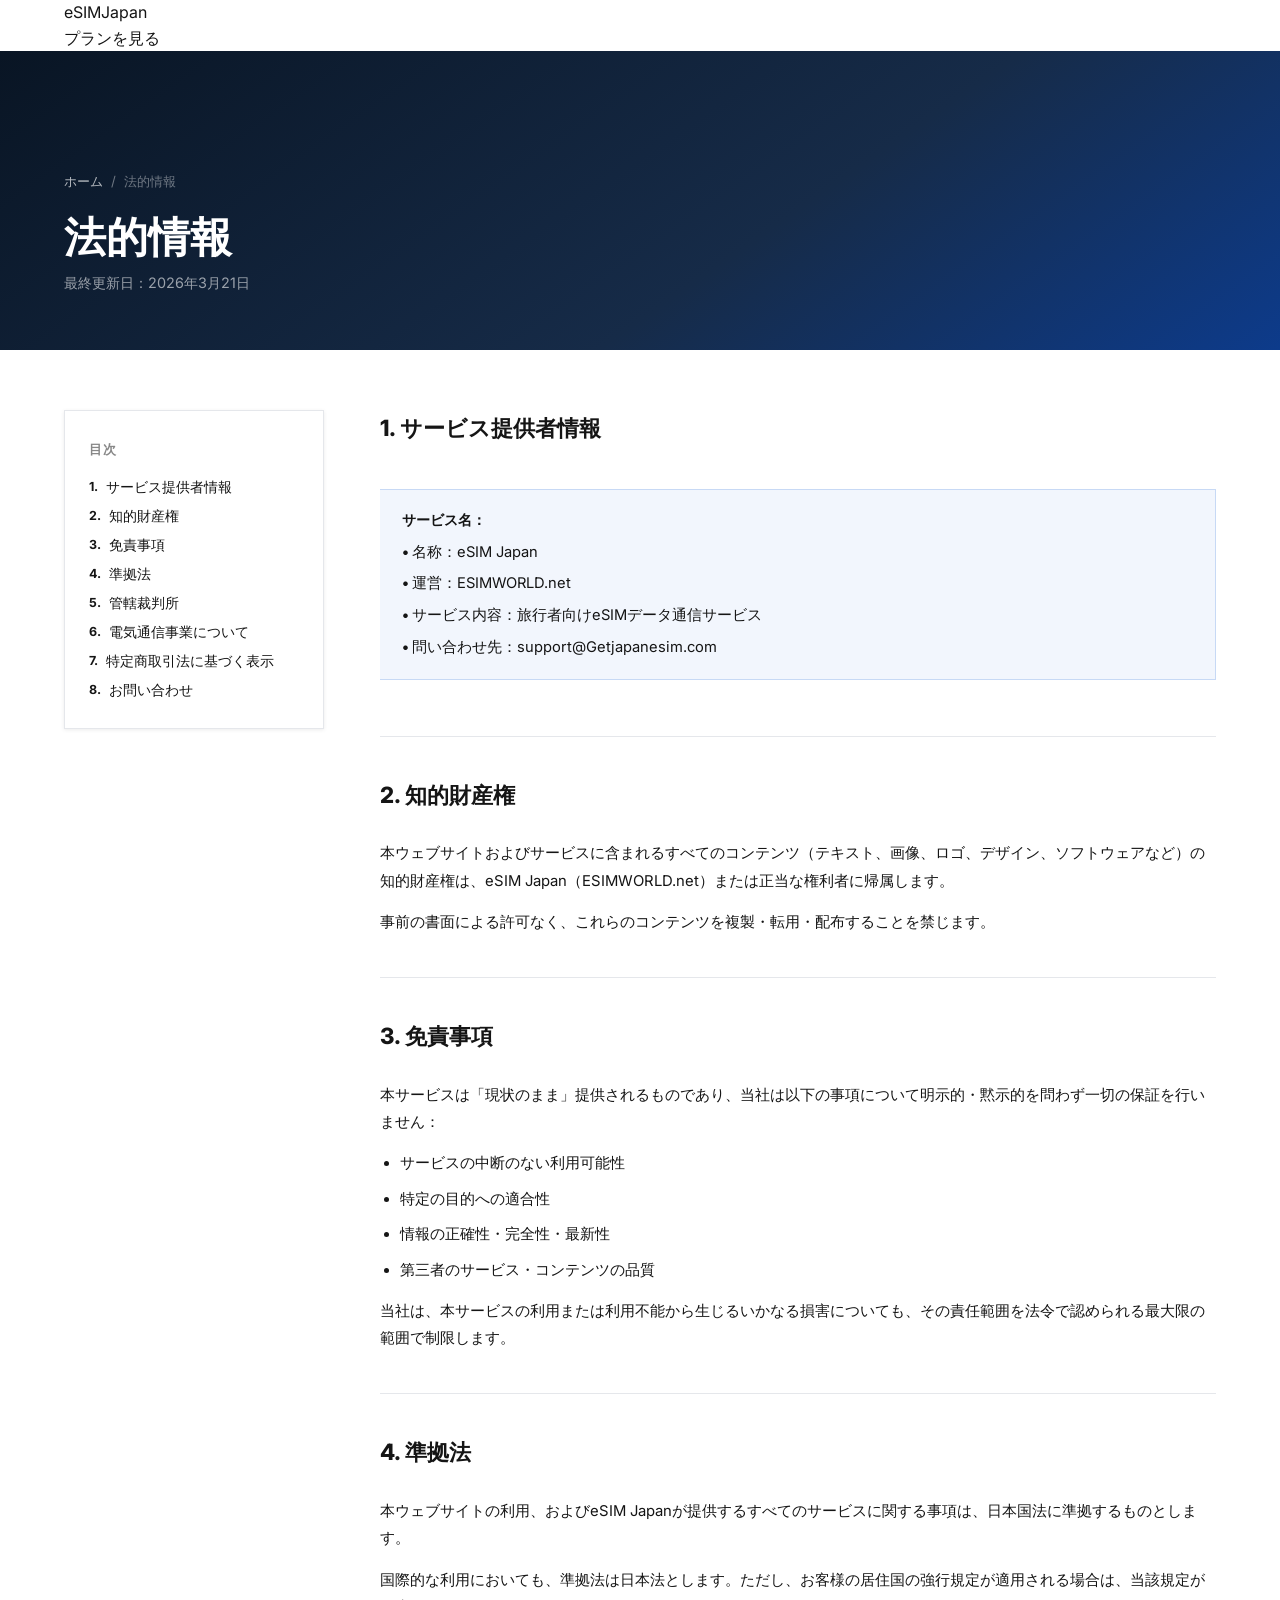
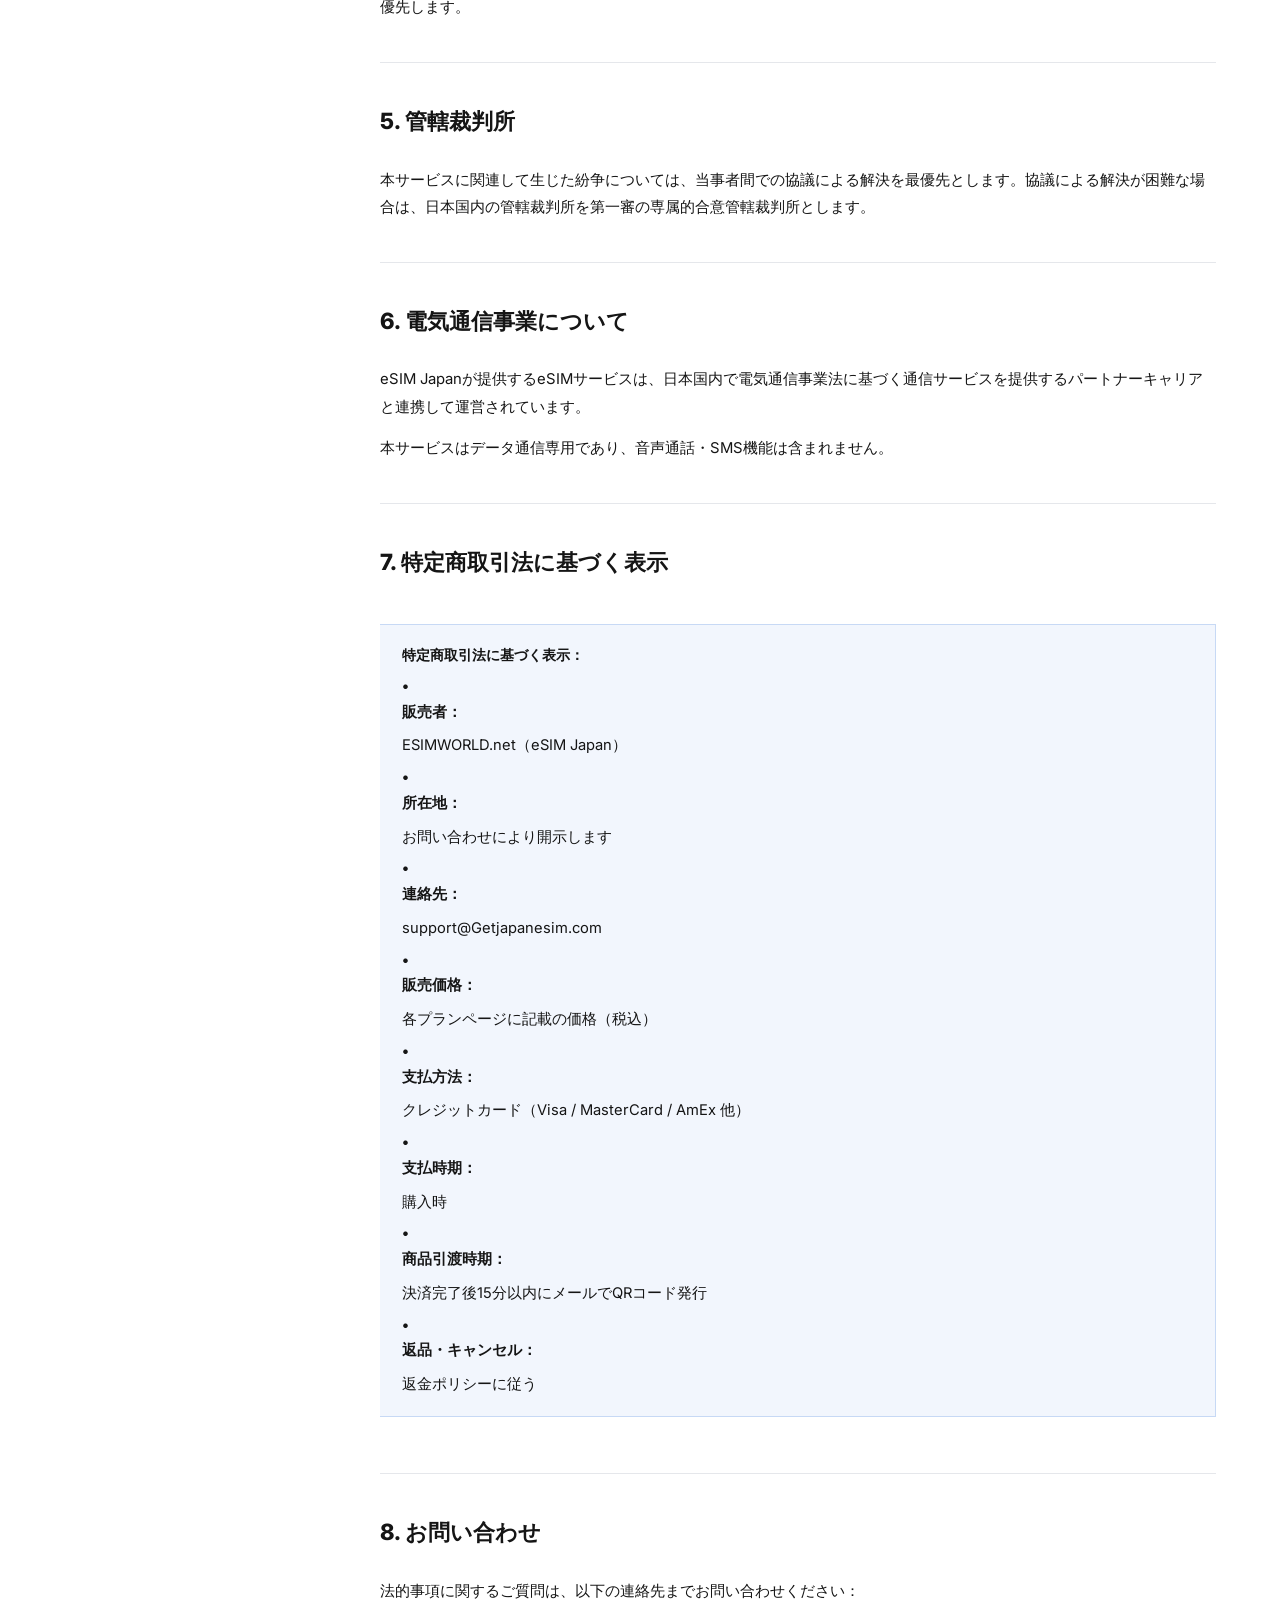
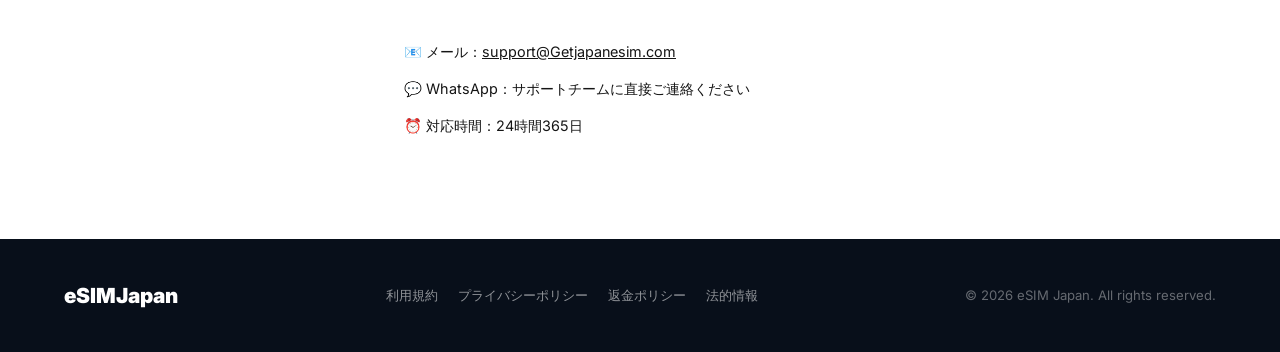
<file: pages/legal.html>
<!DOCTYPE html>
<html lang="ja">
<head>
  <meta charset="UTF-8">
  <meta name="viewport" content="width=device-width, initial-scale=1.0">
  <title>法的情報 — eSIM Japan</title>
  <link rel="stylesheet" href="../css/style.css">
  <link rel="stylesheet" href="page.css">
  <link rel="preconnect" href="https://fonts.googleapis.com">
  <link href="https://fonts.googleapis.com/css2?family=Noto+Sans+JP:wght@400;500;700;900&family=Inter:wght@400;600;700;900&display=swap" rel="stylesheet">
</head>
<body class="page-body">
  <header class="header scrolled">
    <nav class="nav container">
      <a href="../index.html" class="nav__logo">
        <span class="logo-text">eSIM<span class="logo-accent">Japan</span></span>
      </a>
      <div class="page-nav-right">
        <a href="../index.html#plans" class="btn btn--primary btn--sm">プランを見る</a>
      </div>
    </nav>
  </header>

  <main class="page-main">
    <div class="page-hero">
      <div class="container">
        <div class="breadcrumb">
          <a href="../index.html">ホーム</a>
          <span>/</span>
          <span>法的情報</span>
        </div>
        <h1>法的情報</h1>
        <p>最終更新日：2026年3月21日</p>
      </div>
    </div>

    <div class="page-content container">
      <div class="page-toc">
        <h3>目次</h3>
        <ol>
          <li><a href="#legal-1">サービス提供者情報</a></li>
          <li><a href="#legal-2">知的財産権</a></li>
          <li><a href="#legal-3">免責事項</a></li>
          <li><a href="#legal-4">準拠法</a></li>
          <li><a href="#legal-5">管轄裁判所</a></li>
          <li><a href="#legal-6">電気通信事業について</a></li>
          <li><a href="#legal-7">特定商取引法に基づく表示</a></li>
          <li><a href="#legal-8">お問い合わせ</a></li>
        </ol>
      </div>

      <article class="page-article">
        <section id="legal-1">
          <h2>1. サービス提供者情報</h2>
          <div class="info-box">
            <strong>サービス名：</strong>
            <ul>
              <li>名称：eSIM Japan</li>
              <li>運営：ESIMWORLD.net</li>
              <li>サービス内容：旅行者向けeSIMデータ通信サービス</li>
              <li>問い合わせ先：support@Getjapanesim.com</li>
            </ul>
          </div>
        </section>

        <section id="legal-2">
          <h2>2. 知的財産権</h2>
          <p>本ウェブサイトおよびサービスに含まれるすべてのコンテンツ（テキスト、画像、ロゴ、デザイン、ソフトウェアなど）の知的財産権は、eSIM Japan（ESIMWORLD.net）または正当な権利者に帰属します。</p>
          <p>事前の書面による許可なく、これらのコンテンツを複製・転用・配布することを禁じます。</p>
        </section>

        <section id="legal-3">
          <h2>3. 免責事項</h2>
          <p>本サービスは「現状のまま」提供されるものであり、当社は以下の事項について明示的・黙示的を問わず一切の保証を行いません：</p>
          <ul>
            <li>サービスの中断のない利用可能性</li>
            <li>特定の目的への適合性</li>
            <li>情報の正確性・完全性・最新性</li>
            <li>第三者のサービス・コンテンツの品質</li>
          </ul>
          <p>当社は、本サービスの利用または利用不能から生じるいかなる損害についても、その責任範囲を法令で認められる最大限の範囲で制限します。</p>
        </section>

        <section id="legal-4">
          <h2>4. 準拠法</h2>
          <p>本ウェブサイトの利用、およびeSIM Japanが提供するすべてのサービスに関する事項は、日本国法に準拠するものとします。</p>
          <p>国際的な利用においても、準拠法は日本法とします。ただし、お客様の居住国の強行規定が適用される場合は、当該規定が優先します。</p>
        </section>

        <section id="legal-5">
          <h2>5. 管轄裁判所</h2>
          <p>本サービスに関連して生じた紛争については、当事者間での協議による解決を最優先とします。協議による解決が困難な場合は、日本国内の管轄裁判所を第一審の専属的合意管轄裁判所とします。</p>
        </section>

        <section id="legal-6">
          <h2>6. 電気通信事業について</h2>
          <p>eSIM Japanが提供するeSIMサービスは、日本国内で電気通信事業法に基づく通信サービスを提供するパートナーキャリアと連携して運営されています。</p>
          <p>本サービスはデータ通信専用であり、音声通話・SMS機能は含まれません。</p>
        </section>

        <section id="legal-7">
          <h2>7. 特定商取引法に基づく表示</h2>
          <div class="info-box">
            <strong>特定商取引法に基づく表示：</strong>
            <ul>
              <li><strong>販売者：</strong>ESIMWORLD.net（eSIM Japan）</li>
              <li><strong>所在地：</strong>お問い合わせにより開示します</li>
              <li><strong>連絡先：</strong>support@Getjapanesim.com</li>
              <li><strong>販売価格：</strong>各プランページに記載の価格（税込）</li>
              <li><strong>支払方法：</strong>クレジットカード（Visa / MasterCard / AmEx 他）</li>
              <li><strong>支払時期：</strong>購入時</li>
              <li><strong>商品引渡時期：</strong>決済完了後15分以内にメールでQRコード発行</li>
              <li><strong>返品・キャンセル：</strong>返金ポリシーに従う</li>
            </ul>
          </div>
        </section>

        <section id="legal-8">
          <h2>8. お問い合わせ</h2>
          <p>法的事項に関するご質問は、以下の連絡先までお問い合わせください：</p>
          <div class="contact-info">
            <p>📧 メール：<a href="mailto:support@Getjapanesim.com">support@Getjapanesim.com</a></p>
            <p>💬 WhatsApp：サポートチームに直接ご連絡ください</p>
            <p>⏰ 対応時間：24時間365日</p>
          </div>
        </section>
      </article>
    </div>
  </main>

  <footer class="page-footer">
    <div class="container">
      <div class="page-footer-inner">
        <span class="logo-text">eSIM<span class="logo-accent">Japan</span></span>
        <div class="page-footer-links">
          <a href="terms.html">利用規約</a>
          <a href="privacy.html">プライバシーポリシー</a>
          <a href="refund.html">返金ポリシー</a>
          <a href="legal.html">法的情報</a>
        </div>
        <p>© 2026 eSIM Japan. All rights reserved.</p>
      </div>
    </div>
  </footer>
</body>
</html>
</file>
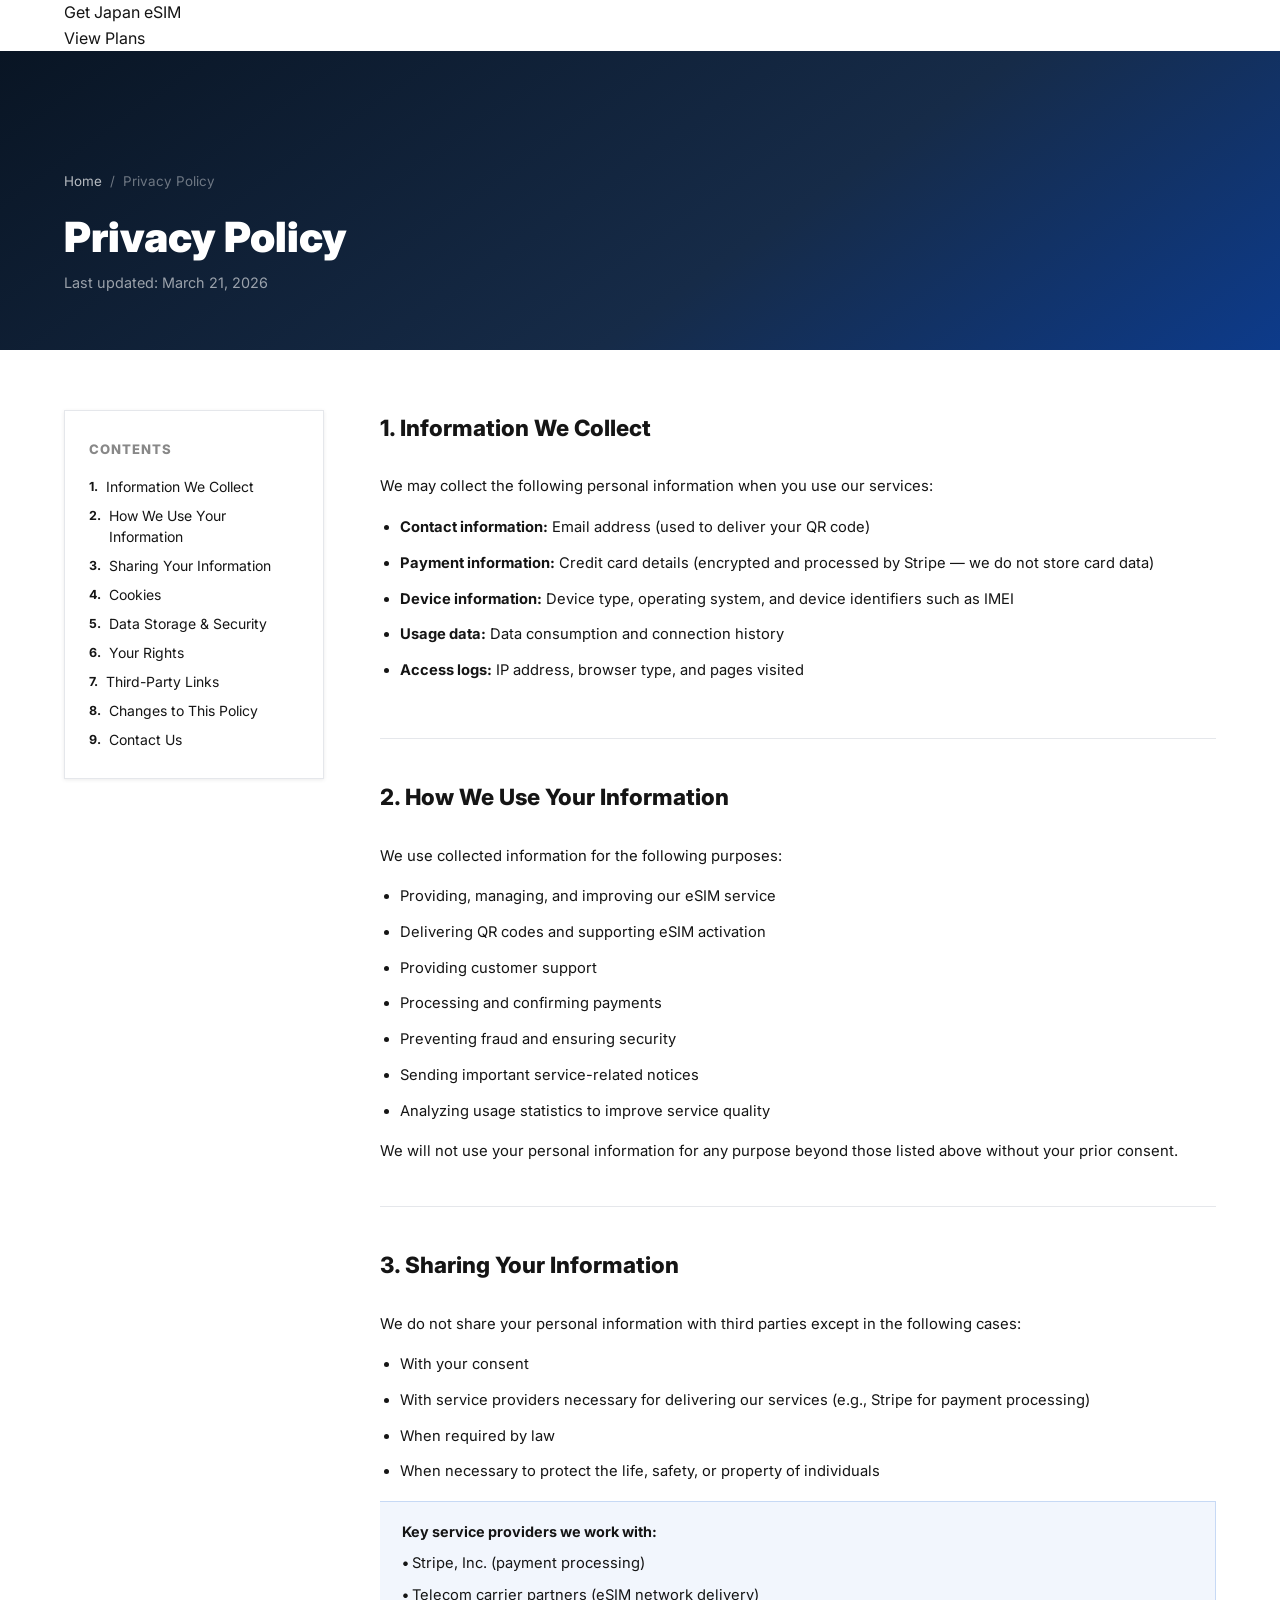
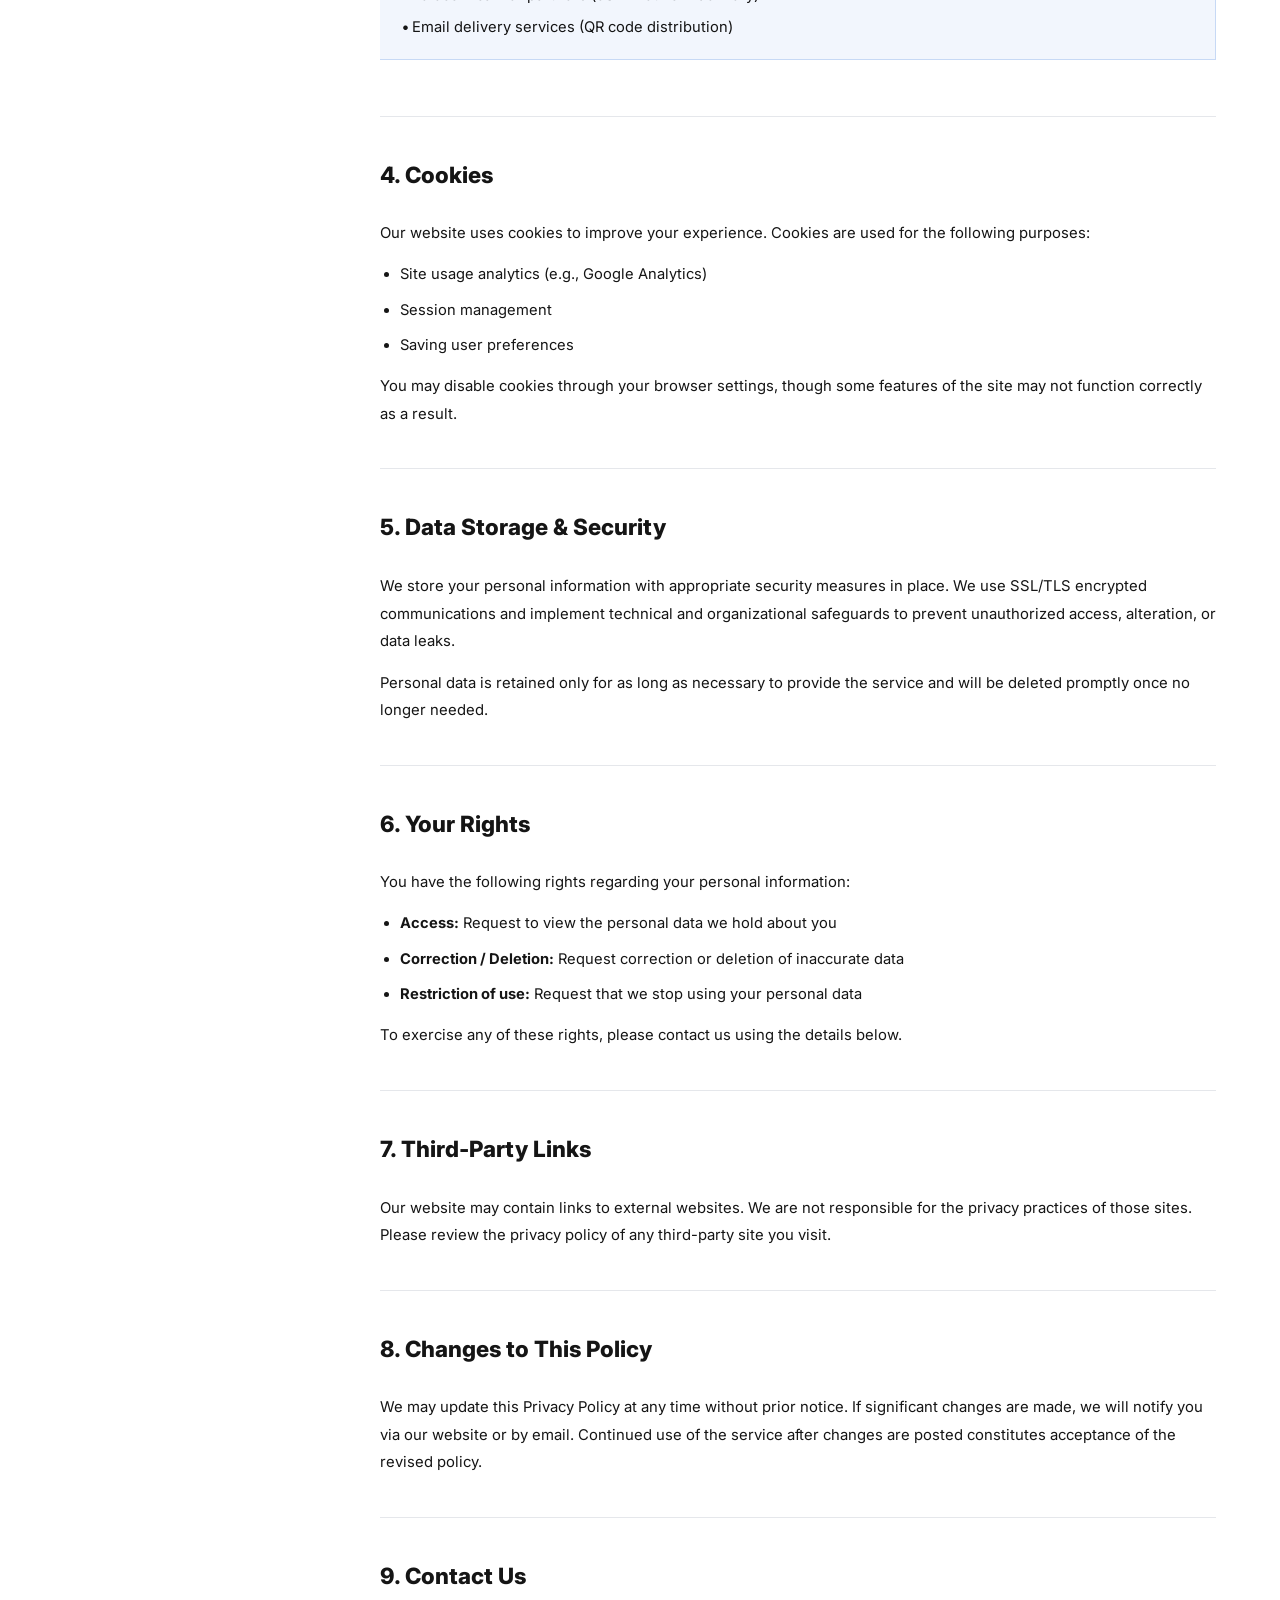
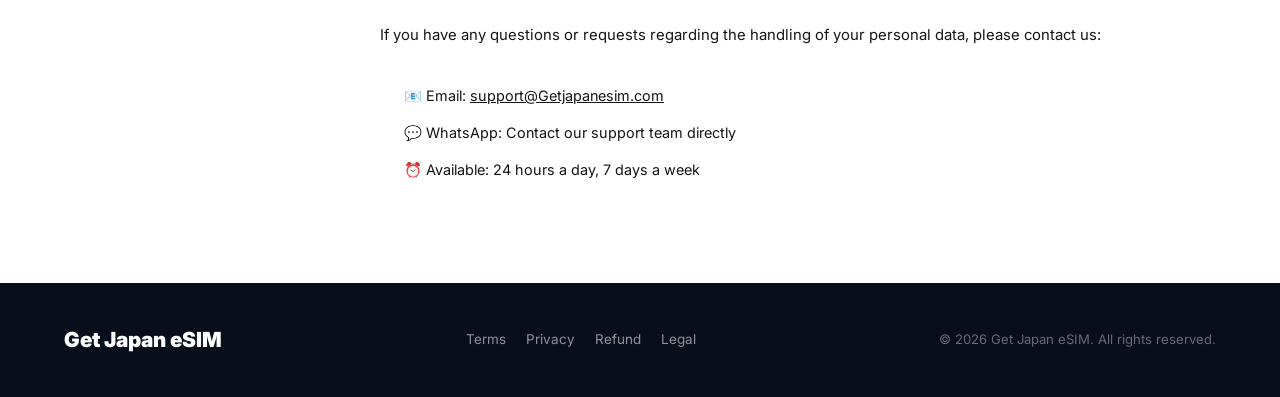
<file: pages/privacy.html>
<!DOCTYPE html>
<html lang="en">
<head>
  <meta charset="UTF-8">
  <meta name="viewport" content="width=device-width, initial-scale=1.0">
  <title>Privacy Policy — Get Japan eSIM</title>
  <link rel="stylesheet" href="../css/style.css">
  <link rel="stylesheet" href="page.css">
  <link rel="preconnect" href="https://fonts.googleapis.com">
  <link href="https://fonts.googleapis.com/css2?family=Inter:wght@400;500;600;700;800;900&display=swap" rel="stylesheet">
</head>
<body class="page-body">
  <header class="header scrolled">
    <nav class="nav container">
      <a href="../index.html" class="nav__logo">
        <span class="logo-text">Get Japan <span class="logo-accent">eSIM</span></span>
      </a>
      <div class="page-nav-right">
        <a href="../index.html#plans" class="btn btn--primary btn--sm">View Plans</a>
      </div>
    </nav>
  </header>

  <main class="page-main">
    <div class="page-hero">
      <div class="container">
        <div class="breadcrumb">
          <a href="../index.html">Home</a>
          <span>/</span>
          <span>Privacy Policy</span>
        </div>
        <h1>Privacy Policy</h1>
        <p>Last updated: March 21, 2026</p>
      </div>
    </div>

    <div class="page-content container">
      <div class="page-toc">
        <h3>Contents</h3>
        <ol>
          <li><a href="#priv-1">Information We Collect</a></li>
          <li><a href="#priv-2">How We Use Your Information</a></li>
          <li><a href="#priv-3">Sharing Your Information</a></li>
          <li><a href="#priv-4">Cookies</a></li>
          <li><a href="#priv-5">Data Storage &amp; Security</a></li>
          <li><a href="#priv-6">Your Rights</a></li>
          <li><a href="#priv-7">Third-Party Links</a></li>
          <li><a href="#priv-8">Changes to This Policy</a></li>
          <li><a href="#priv-9">Contact Us</a></li>
        </ol>
      </div>

      <article class="page-article">
        <section id="priv-1">
          <h2>1. Information We Collect</h2>
          <p>We may collect the following personal information when you use our services:</p>
          <ul>
            <li><strong>Contact information:</strong> Email address (used to deliver your QR code)</li>
            <li><strong>Payment information:</strong> Credit card details (encrypted and processed by Stripe — we do not store card data)</li>
            <li><strong>Device information:</strong> Device type, operating system, and device identifiers such as IMEI</li>
            <li><strong>Usage data:</strong> Data consumption and connection history</li>
            <li><strong>Access logs:</strong> IP address, browser type, and pages visited</li>
          </ul>
        </section>

        <section id="priv-2">
          <h2>2. How We Use Your Information</h2>
          <p>We use collected information for the following purposes:</p>
          <ul>
            <li>Providing, managing, and improving our eSIM service</li>
            <li>Delivering QR codes and supporting eSIM activation</li>
            <li>Providing customer support</li>
            <li>Processing and confirming payments</li>
            <li>Preventing fraud and ensuring security</li>
            <li>Sending important service-related notices</li>
            <li>Analyzing usage statistics to improve service quality</li>
          </ul>
          <p>We will not use your personal information for any purpose beyond those listed above without your prior consent.</p>
        </section>

        <section id="priv-3">
          <h2>3. Sharing Your Information</h2>
          <p>We do not share your personal information with third parties except in the following cases:</p>
          <ul>
            <li>With your consent</li>
            <li>With service providers necessary for delivering our services (e.g., Stripe for payment processing)</li>
            <li>When required by law</li>
            <li>When necessary to protect the life, safety, or property of individuals</li>
          </ul>
          <div class="info-box">
            <strong>Key service providers we work with:</strong>
            <ul>
              <li>Stripe, Inc. (payment processing)</li>
              <li>Telecom carrier partners (eSIM network delivery)</li>
              <li>Email delivery services (QR code distribution)</li>
            </ul>
          </div>
        </section>

        <section id="priv-4">
          <h2>4. Cookies</h2>
          <p>Our website uses cookies to improve your experience. Cookies are used for the following purposes:</p>
          <ul>
            <li>Site usage analytics (e.g., Google Analytics)</li>
            <li>Session management</li>
            <li>Saving user preferences</li>
          </ul>
          <p>You may disable cookies through your browser settings, though some features of the site may not function correctly as a result.</p>
        </section>

        <section id="priv-5">
          <h2>5. Data Storage &amp; Security</h2>
          <p>We store your personal information with appropriate security measures in place. We use SSL/TLS encrypted communications and implement technical and organizational safeguards to prevent unauthorized access, alteration, or data leaks.</p>
          <p>Personal data is retained only for as long as necessary to provide the service and will be deleted promptly once no longer needed.</p>
        </section>

        <section id="priv-6">
          <h2>6. Your Rights</h2>
          <p>You have the following rights regarding your personal information:</p>
          <ul>
            <li><strong>Access:</strong> Request to view the personal data we hold about you</li>
            <li><strong>Correction / Deletion:</strong> Request correction or deletion of inaccurate data</li>
            <li><strong>Restriction of use:</strong> Request that we stop using your personal data</li>
          </ul>
          <p>To exercise any of these rights, please contact us using the details below.</p>
        </section>

        <section id="priv-7">
          <h2>7. Third-Party Links</h2>
          <p>Our website may contain links to external websites. We are not responsible for the privacy practices of those sites. Please review the privacy policy of any third-party site you visit.</p>
        </section>

        <section id="priv-8">
          <h2>8. Changes to This Policy</h2>
          <p>We may update this Privacy Policy at any time without prior notice. If significant changes are made, we will notify you via our website or by email. Continued use of the service after changes are posted constitutes acceptance of the revised policy.</p>
        </section>

        <section id="priv-9">
          <h2>9. Contact Us</h2>
          <p>If you have any questions or requests regarding the handling of your personal data, please contact us:</p>
          <div class="contact-info">
            <p>📧 Email: <a href="mailto:support@Getjapanesim.com">support@Getjapanesim.com</a></p>
            <p>💬 WhatsApp: Contact our support team directly</p>
            <p>⏰ Available: 24 hours a day, 7 days a week</p>
          </div>
        </section>
      </article>
    </div>
  </main>

  <footer class="page-footer">
    <div class="container">
      <div class="page-footer-inner">
        <span class="logo-text">Get Japan <span class="logo-accent">eSIM</span></span>
        <div class="page-footer-links">
          <a href="terms.html">Terms</a>
          <a href="privacy.html">Privacy</a>
          <a href="refund.html">Refund</a>
          <a href="legal.html">Legal</a>
        </div>
        <p>© 2026 Get Japan eSIM. All rights reserved.</p>
      </div>
    </div>
  </footer>
</body>
</html>
</file>
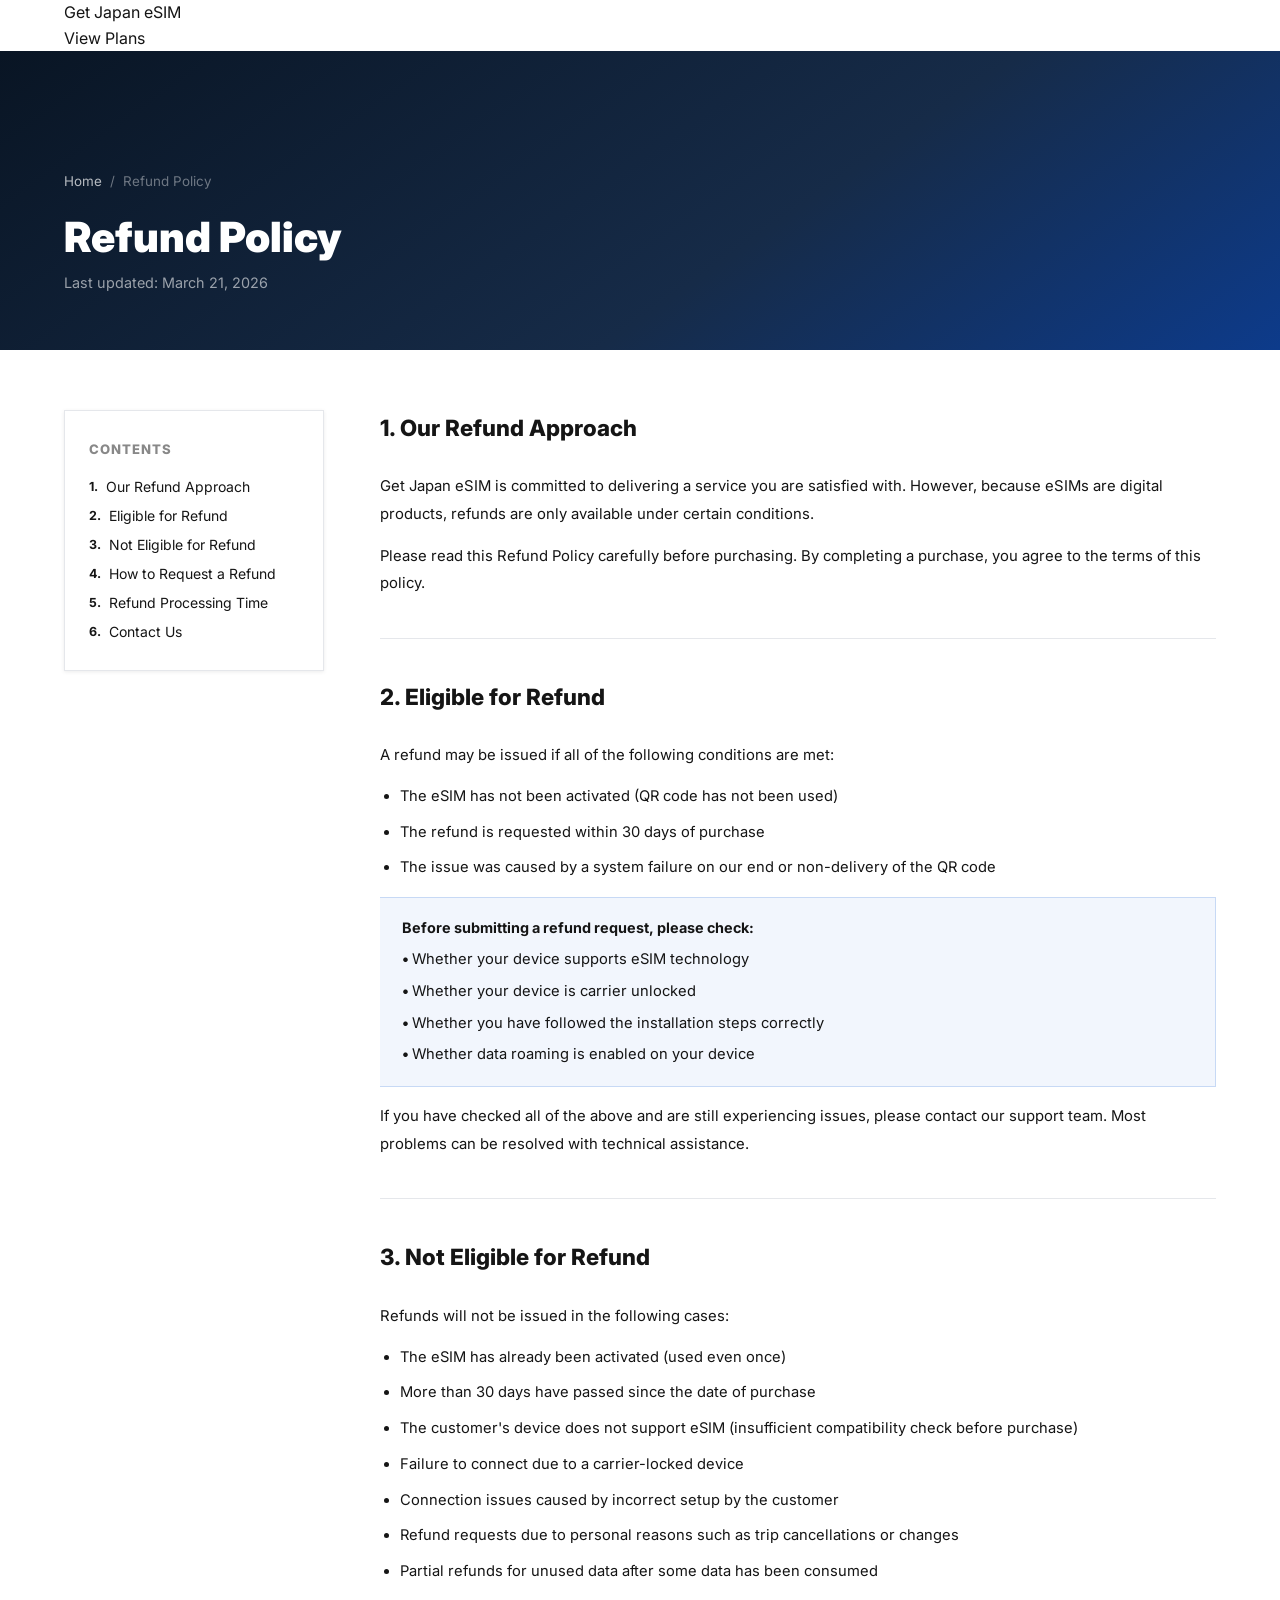
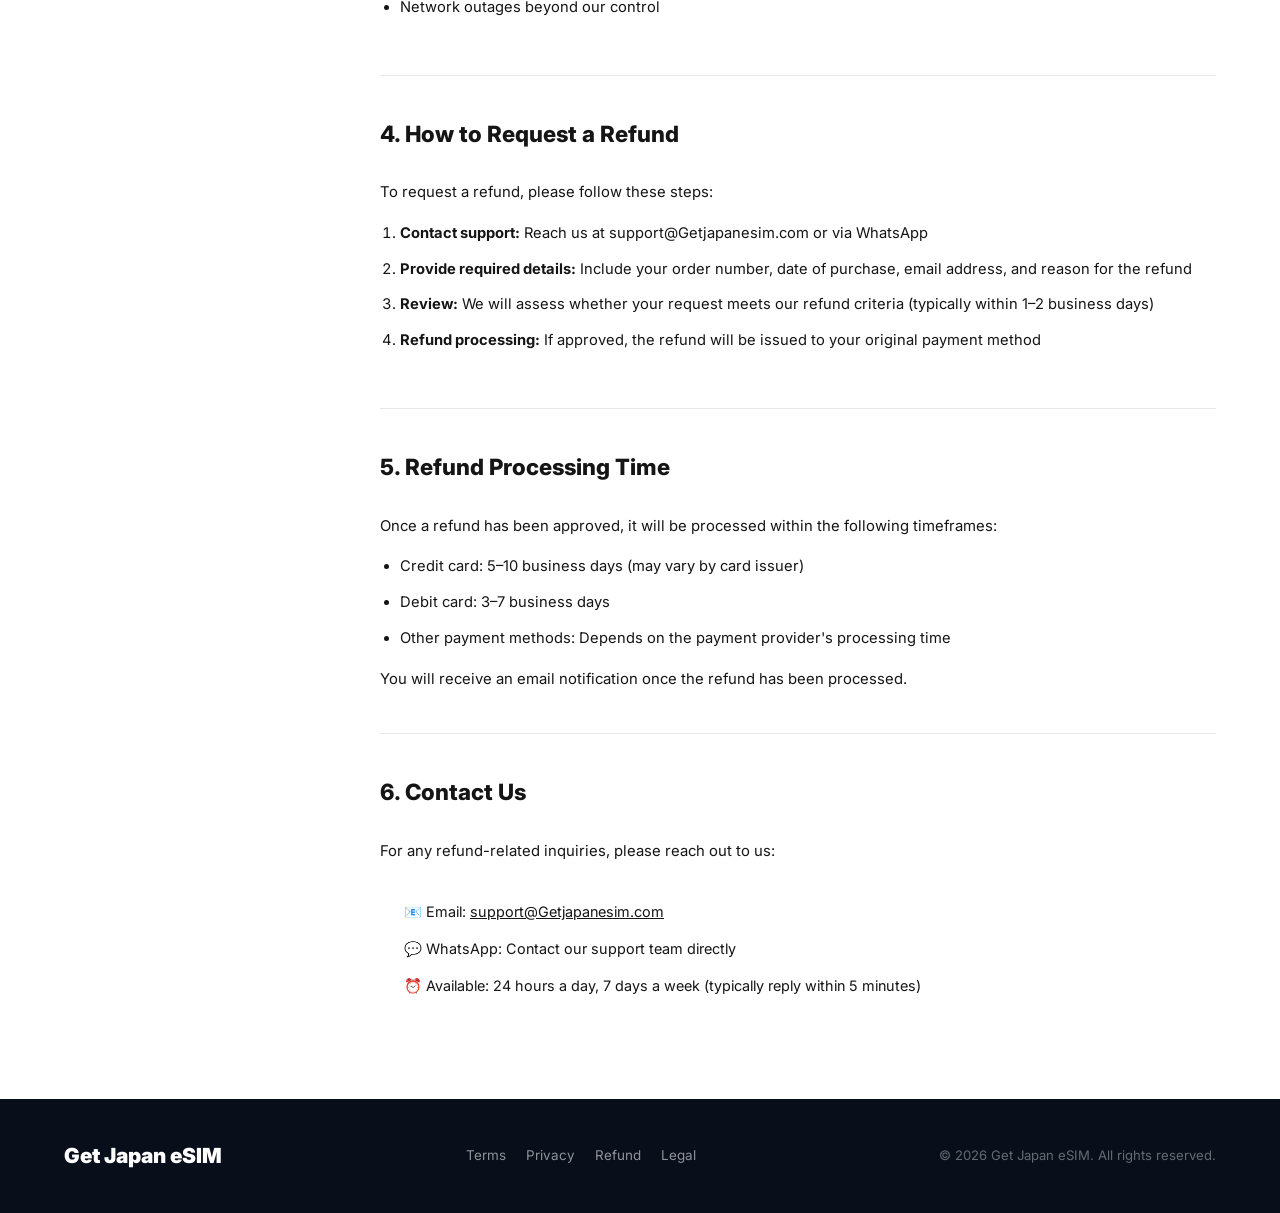
<file: pages/refund.html>
<!DOCTYPE html>
<html lang="en">
<head>
  <meta charset="UTF-8">
  <meta name="viewport" content="width=device-width, initial-scale=1.0">
  <title>Refund Policy — Get Japan eSIM</title>
  <link rel="stylesheet" href="../css/style.css">
  <link rel="stylesheet" href="page.css">
  <link rel="preconnect" href="https://fonts.googleapis.com">
  <link href="https://fonts.googleapis.com/css2?family=Inter:wght@400;500;600;700;800;900&display=swap" rel="stylesheet">
</head>
<body class="page-body">
  <header class="header scrolled">
    <nav class="nav container">
      <a href="../index.html" class="nav__logo">
        <span class="logo-text">Get Japan <span class="logo-accent">eSIM</span></span>
      </a>
      <div class="page-nav-right">
        <a href="../index.html#plans" class="btn btn--primary btn--sm">View Plans</a>
      </div>
    </nav>
  </header>

  <main class="page-main">
    <div class="page-hero">
      <div class="container">
        <div class="breadcrumb">
          <a href="../index.html">Home</a>
          <span>/</span>
          <span>Refund Policy</span>
        </div>
        <h1>Refund Policy</h1>
        <p>Last updated: March 21, 2026</p>
      </div>
    </div>

    <div class="page-content container">
      <div class="page-toc">
        <h3>Contents</h3>
        <ol>
          <li><a href="#ref-1">Our Refund Approach</a></li>
          <li><a href="#ref-2">Eligible for Refund</a></li>
          <li><a href="#ref-3">Not Eligible for Refund</a></li>
          <li><a href="#ref-4">How to Request a Refund</a></li>
          <li><a href="#ref-5">Refund Processing Time</a></li>
          <li><a href="#ref-6">Contact Us</a></li>
        </ol>
      </div>

      <article class="page-article">
        <section id="ref-1">
          <h2>1. Our Refund Approach</h2>
          <p>Get Japan eSIM is committed to delivering a service you are satisfied with. However, because eSIMs are digital products, refunds are only available under certain conditions.</p>
          <p>Please read this Refund Policy carefully before purchasing. By completing a purchase, you agree to the terms of this policy.</p>
        </section>

        <section id="ref-2">
          <h2>2. Eligible for Refund</h2>
          <p>A refund may be issued if all of the following conditions are met:</p>
          <ul>
            <li>The eSIM has not been activated (QR code has not been used)</li>
            <li>The refund is requested within 30 days of purchase</li>
            <li>The issue was caused by a system failure on our end or non-delivery of the QR code</li>
          </ul>
          <div class="info-box">
            <strong>Before submitting a refund request, please check:</strong>
            <ul>
              <li>Whether your device supports eSIM technology</li>
              <li>Whether your device is carrier unlocked</li>
              <li>Whether you have followed the installation steps correctly</li>
              <li>Whether data roaming is enabled on your device</li>
            </ul>
          </div>
          <p>If you have checked all of the above and are still experiencing issues, please contact our support team. Most problems can be resolved with technical assistance.</p>
        </section>

        <section id="ref-3">
          <h2>3. Not Eligible for Refund</h2>
          <p>Refunds will not be issued in the following cases:</p>
          <ul>
            <li>The eSIM has already been activated (used even once)</li>
            <li>More than 30 days have passed since the date of purchase</li>
            <li>The customer's device does not support eSIM (insufficient compatibility check before purchase)</li>
            <li>Failure to connect due to a carrier-locked device</li>
            <li>Connection issues caused by incorrect setup by the customer</li>
            <li>Refund requests due to personal reasons such as trip cancellations or changes</li>
            <li>Partial refunds for unused data after some data has been consumed</li>
            <li>Network outages beyond our control</li>
          </ul>
        </section>

        <section id="ref-4">
          <h2>4. How to Request a Refund</h2>
          <p>To request a refund, please follow these steps:</p>
          <ol>
            <li><strong>Contact support:</strong> Reach us at <a href="mailto:support@Getjapanesim.com">support@Getjapanesim.com</a> or via WhatsApp</li>
            <li><strong>Provide required details:</strong> Include your order number, date of purchase, email address, and reason for the refund</li>
            <li><strong>Review:</strong> We will assess whether your request meets our refund criteria (typically within 1–2 business days)</li>
            <li><strong>Refund processing:</strong> If approved, the refund will be issued to your original payment method</li>
          </ol>
        </section>

        <section id="ref-5">
          <h2>5. Refund Processing Time</h2>
          <p>Once a refund has been approved, it will be processed within the following timeframes:</p>
          <ul>
            <li>Credit card: 5–10 business days (may vary by card issuer)</li>
            <li>Debit card: 3–7 business days</li>
            <li>Other payment methods: Depends on the payment provider's processing time</li>
          </ul>
          <p>You will receive an email notification once the refund has been processed.</p>
        </section>

        <section id="ref-6">
          <h2>6. Contact Us</h2>
          <p>For any refund-related inquiries, please reach out to us:</p>
          <div class="contact-info">
            <p>📧 Email: <a href="mailto:support@Getjapanesim.com">support@Getjapanesim.com</a></p>
            <p>💬 WhatsApp: Contact our support team directly</p>
            <p>⏰ Available: 24 hours a day, 7 days a week (typically reply within 5 minutes)</p>
          </div>
        </section>
      </article>
    </div>
  </main>

  <footer class="page-footer">
    <div class="container">
      <div class="page-footer-inner">
        <span class="logo-text">Get Japan <span class="logo-accent">eSIM</span></span>
        <div class="page-footer-links">
          <a href="terms.html">Terms</a>
          <a href="privacy.html">Privacy</a>
          <a href="refund.html">Refund</a>
          <a href="legal.html">Legal</a>
        </div>
        <p>© 2026 Get Japan eSIM. All rights reserved.</p>
      </div>
    </div>
  </footer>
</body>
</html>
</file>
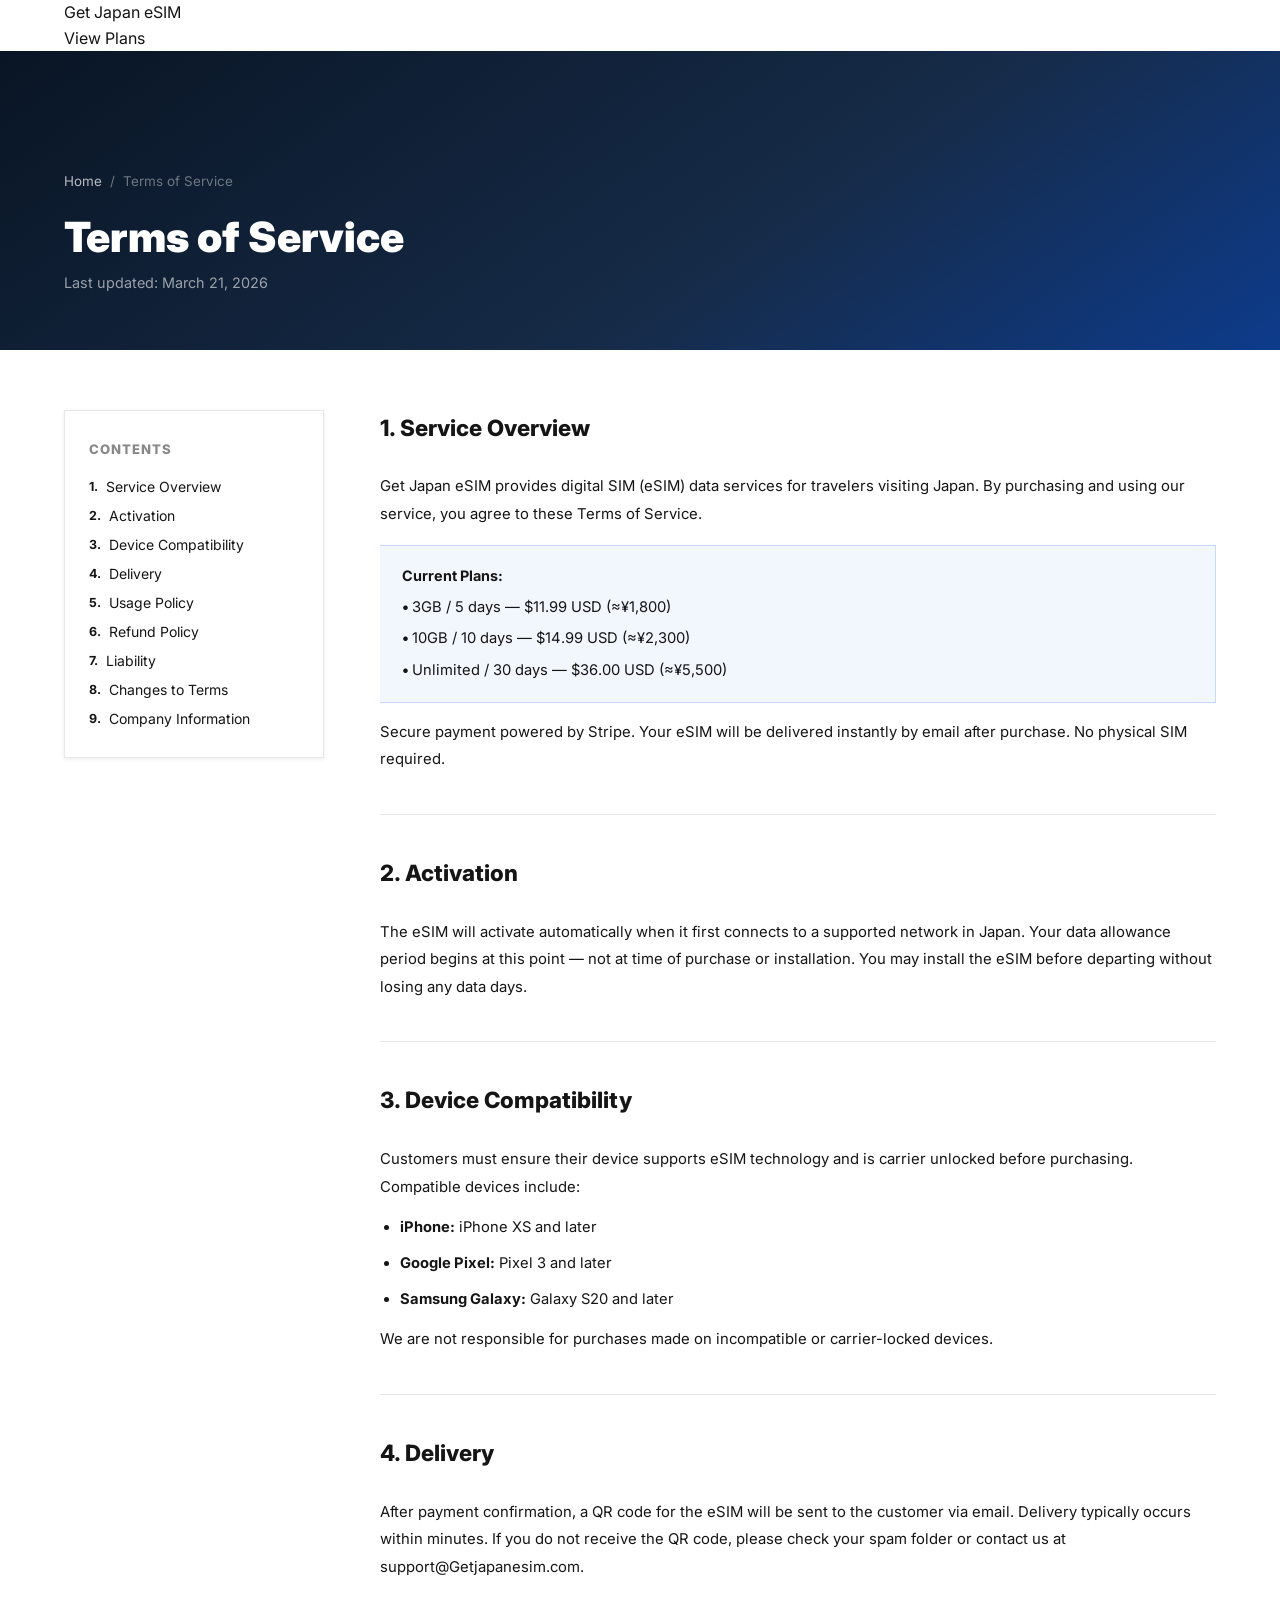
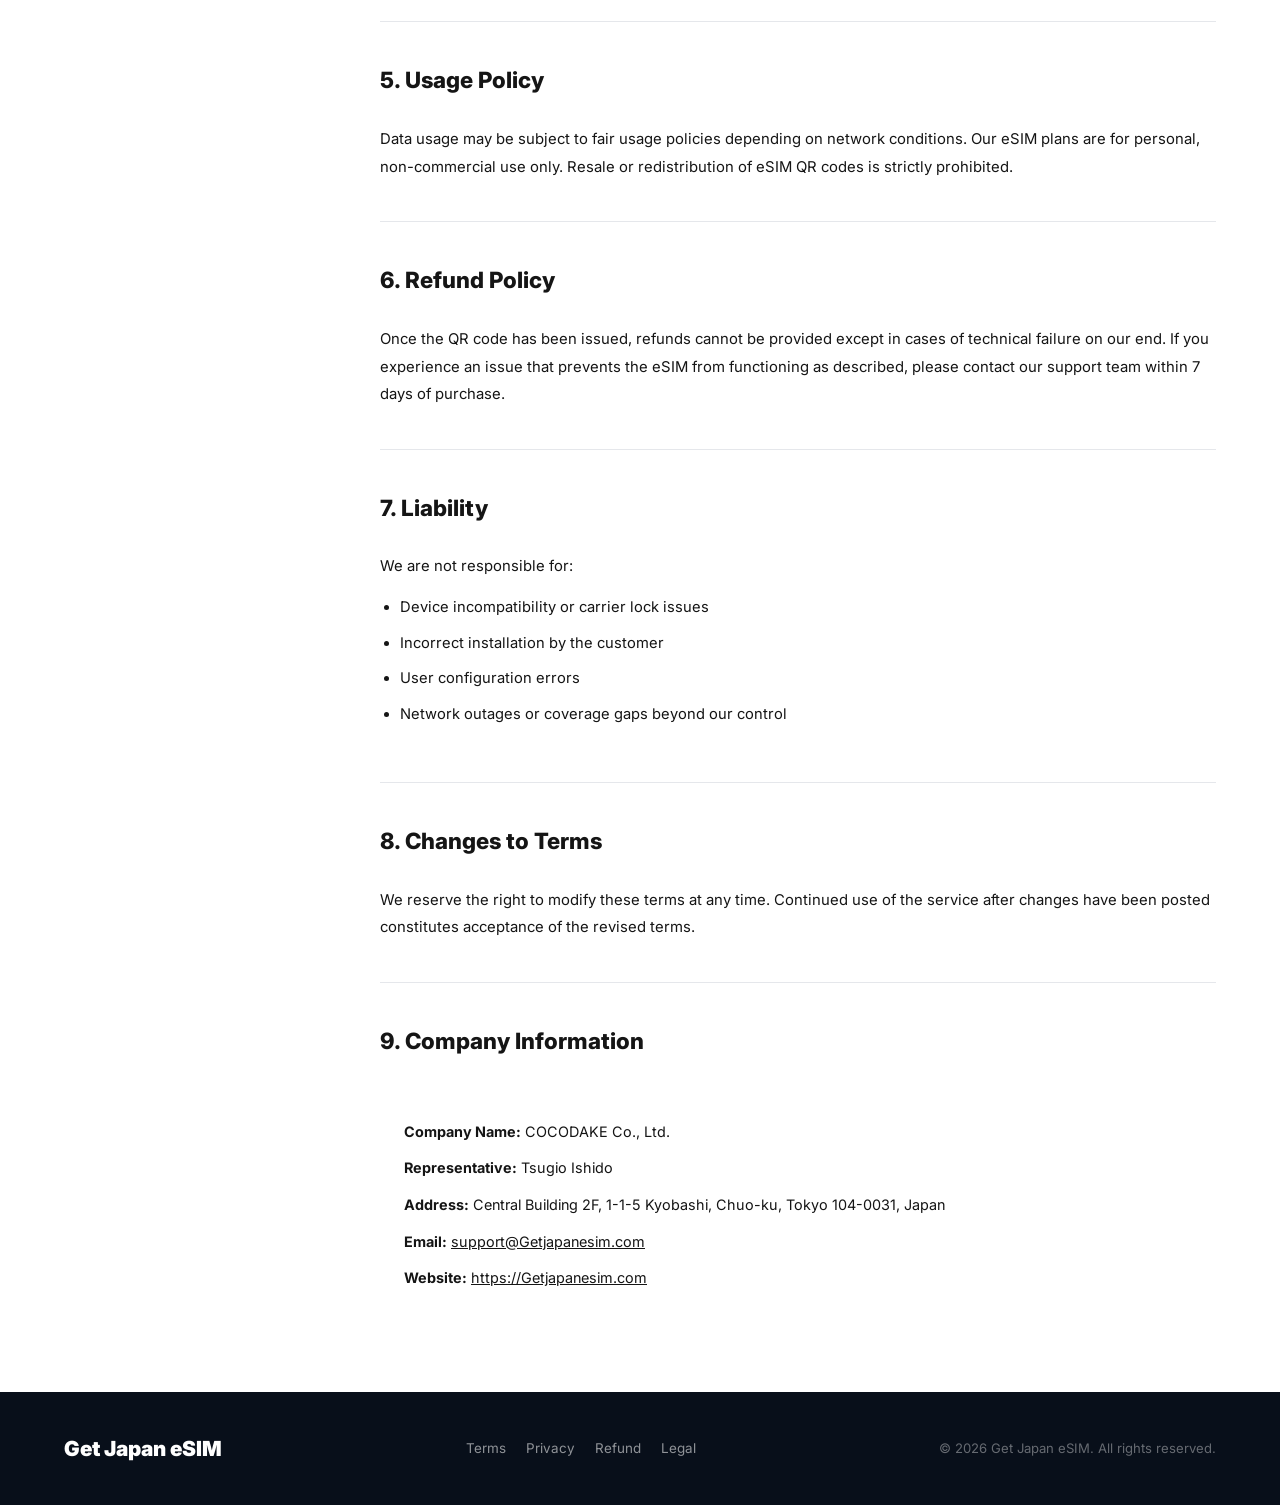
<file: pages/terms.html>
<!DOCTYPE html>
<html lang="en">
<head>
  <meta charset="UTF-8">
  <meta name="viewport" content="width=device-width, initial-scale=1.0">
  <title>Terms of Service — Get Japan eSIM</title>
  <link rel="stylesheet" href="../css/style.css">
  <link rel="stylesheet" href="page.css">
  <link rel="preconnect" href="https://fonts.googleapis.com">
  <link href="https://fonts.googleapis.com/css2?family=Inter:wght@400;500;600;700;800;900&display=swap" rel="stylesheet">
</head>
<body class="page-body">
  <header class="header scrolled">
    <nav class="nav container">
      <a href="../index.html" class="nav__logo">
        <span class="logo-text">Get Japan <span class="logo-accent">eSIM</span></span>
      </a>
      <div class="page-nav-right">
        <a href="../index.html#plans" class="btn btn--primary btn--sm">View Plans</a>
      </div>
    </nav>
  </header>

  <main class="page-main">
    <div class="page-hero">
      <div class="container">
        <div class="breadcrumb">
          <a href="../index.html">Home</a>
          <span>/</span>
          <span>Terms of Service</span>
        </div>
        <h1>Terms of Service</h1>
        <p>Last updated: March 21, 2026</p>
      </div>
    </div>

    <div class="page-content container">
      <div class="page-toc">
        <h3>Contents</h3>
        <ol>
          <li><a href="#terms-1">Service Overview</a></li>
          <li><a href="#terms-2">Activation</a></li>
          <li><a href="#terms-3">Device Compatibility</a></li>
          <li><a href="#terms-4">Delivery</a></li>
          <li><a href="#terms-5">Usage Policy</a></li>
          <li><a href="#terms-6">Refund Policy</a></li>
          <li><a href="#terms-7">Liability</a></li>
          <li><a href="#terms-8">Changes to Terms</a></li>
          <li><a href="#terms-9">Company Information</a></li>
        </ol>
      </div>

      <article class="page-article">

        <section id="terms-1">
          <h2>1. Service Overview</h2>
          <p>Get Japan eSIM provides digital SIM (eSIM) data services for travelers visiting Japan. By purchasing and using our service, you agree to these Terms of Service.</p>
          <div class="info-box">
            <strong>Current Plans:</strong>
            <ul>
              <li>3GB / 5 days — $11.99 USD (≈¥1,800)</li>
              <li>10GB / 10 days — $14.99 USD (≈¥2,300)</li>
              <li>Unlimited / 30 days — $36.00 USD (≈¥5,500)</li>
            </ul>
          </div>
          <p>Secure payment powered by Stripe. Your eSIM will be delivered instantly by email after purchase. No physical SIM required.</p>
        </section>

        <section id="terms-2">
          <h2>2. Activation</h2>
          <p>The eSIM will activate automatically when it first connects to a supported network in Japan. Your data allowance period begins at this point — not at time of purchase or installation. You may install the eSIM before departing without losing any data days.</p>
        </section>

        <section id="terms-3">
          <h2>3. Device Compatibility</h2>
          <p>Customers must ensure their device supports eSIM technology and is carrier unlocked before purchasing. Compatible devices include:</p>
          <ul>
            <li><strong>iPhone:</strong> iPhone XS and later</li>
            <li><strong>Google Pixel:</strong> Pixel 3 and later</li>
            <li><strong>Samsung Galaxy:</strong> Galaxy S20 and later</li>
          </ul>
          <p>We are not responsible for purchases made on incompatible or carrier-locked devices.</p>
        </section>

        <section id="terms-4">
          <h2>4. Delivery</h2>
          <p>After payment confirmation, a QR code for the eSIM will be sent to the customer via email. Delivery typically occurs within minutes. If you do not receive the QR code, please check your spam folder or contact us at <a href="mailto:support@Getjapanesim.com">support@Getjapanesim.com</a>.</p>
        </section>

        <section id="terms-5">
          <h2>5. Usage Policy</h2>
          <p>Data usage may be subject to fair usage policies depending on network conditions. Our eSIM plans are for personal, non-commercial use only. Resale or redistribution of eSIM QR codes is strictly prohibited.</p>
        </section>

        <section id="terms-6">
          <h2>6. Refund Policy</h2>
          <p>Once the QR code has been issued, refunds cannot be provided except in cases of technical failure on our end. If you experience an issue that prevents the eSIM from functioning as described, please contact our support team within 7 days of purchase.</p>
        </section>

        <section id="terms-7">
          <h2>7. Liability</h2>
          <p>We are not responsible for:</p>
          <ul>
            <li>Device incompatibility or carrier lock issues</li>
            <li>Incorrect installation by the customer</li>
            <li>User configuration errors</li>
            <li>Network outages or coverage gaps beyond our control</li>
          </ul>
        </section>

        <section id="terms-8">
          <h2>8. Changes to Terms</h2>
          <p>We reserve the right to modify these terms at any time. Continued use of the service after changes have been posted constitutes acceptance of the revised terms.</p>
        </section>

        <section id="terms-9">
          <h2>9. Company Information</h2>
          <div class="contact-info">
            <p><strong>Company Name:</strong> COCODAKE Co., Ltd.</p>
            <p><strong>Representative:</strong> Tsugio Ishido</p>
            <p><strong>Address:</strong> Central Building 2F, 1-1-5 Kyobashi, Chuo-ku, Tokyo 104-0031, Japan</p>
            <p><strong>Email:</strong> <a href="mailto:support@Getjapanesim.com">support@Getjapanesim.com</a></p>
            <p><strong>Website:</strong> <a href="https://Getjapanesim.com" target="_blank" rel="noopener">https://Getjapanesim.com</a></p>
          </div>
        </section>

      </article>
    </div>
  </main>

  <footer class="page-footer">
    <div class="container">
      <div class="page-footer-inner">
        <span class="logo-text">Get Japan <span class="logo-accent">eSIM</span></span>
        <div class="page-footer-links">
          <a href="terms.html">Terms</a>
          <a href="privacy.html">Privacy</a>
          <a href="refund.html">Refund</a>
          <a href="legal.html">Legal</a>
        </div>
        <p>© 2026 Get Japan eSIM. All rights reserved.</p>
      </div>
    </div>
  </footer>
</body>
</html>
</file>
<file: css/style.css>
/* ============================================================
   Getjapanesim.com — Faithful Recreation
   ============================================================ */

/* ===== Variables ===== */
:root {
  --red:        #E8392A;
  --red-dark:   #C42E21;
  --red-light:  #FFF5F4;
  --navy:       #1B2035;
  --navy-dark:  #141828;
  --star:       #F5A623;
  --text:       #151515;
  --text-mid:   #444444;
  --text-light: #888888;
  --border:     #E5E7EB;
  --bg:         #FFFFFF;
  --bg-light:   #F2F4F6;
  --white:      #FFFFFF;
  --shadow-sm:  0 1px 4px rgba(0,0,0,0.08);
  --shadow-md:  0 4px 12px rgba(0,0,0,0.10);
  --shadow-lg:  0 8px 28px rgba(0,0,0,0.12);
  --radius:     8px;
  --transition: all 0.22s ease;
  --font: 'Inter', -apple-system, BlinkMacSystemFont, 'Segoe UI', sans-serif;
}

/* ===== Reset ===== */
*, *::before, *::after { box-sizing: border-box; margin: 0; padding: 0; }
html { scroll-behavior: smooth; width: 100%; max-width: 100%; overflow-x: hidden; }
body { font-family: var(--font); color: var(--text); background: var(--bg); line-height: 1.6; overflow-x: hidden; -webkit-font-smoothing: antialiased; width: 100%; max-width: 100%; margin: 0; position: relative; }
a { text-decoration: none; color: inherit; transition: var(--transition); }
ul { list-style: none; }
button { font-family: inherit; cursor: pointer; }
img { max-width: 100%; display: block; }

.container { max-width: 1200px; margin: 0 auto; padding: 0 24px; }

/* ===== HEADER ===== */
.site-header {
  position: fixed;
  top: 0; left: 0; right: 0;
  z-index: 1000;
  background: var(--white);
  border-bottom: 1px solid var(--border);
  box-shadow: 0 1px 6px rgba(0,0,0,0.06);
}
.header-inner {
  display: flex;
  align-items: center;
  gap: 0;
  height: 72px;
}

/* Logo */
.site-logo {
  display: flex;
  align-items: center;
  flex-shrink: 0;
  margin-right: 28px;
  text-decoration: none;
}
.logo-img { height: 56px; width: auto; display: block; }

/* Main Nav */
.main-nav { flex: 1; }
.main-nav__list {
  display: flex;
  align-items: center;
  justify-content: center;
  gap: 0;
  height: 62px;
}
.nav-item { position: relative; height: 100%; display: flex; align-items: center; }
.nav-link {
  display: flex;
  align-items: center;
  gap: 4px;
  padding: 0 16px;
  height: 100%;
  font-size: 0.9rem;
  font-weight: 500;
  color: var(--text);
  white-space: nowrap;
  border-bottom: 3px solid transparent;
  transition: var(--transition);
}
.nav-link:hover, .nav-item:hover .nav-link { color: var(--red); border-bottom-color: var(--red); }
.caret { font-size: 0.7rem; opacity: 0.6; }

/* Dropdown */
.dropdown {
  position: absolute;
  top: 100%;
  left: 0;
  min-width: 200px;
  background: var(--white);
  border: 1px solid var(--border);
  border-radius: var(--radius);
  box-shadow: var(--shadow-lg);
  padding: 8px 0;
  opacity: 0;
  pointer-events: none;
  transform: translateY(8px);
  transition: var(--transition);
  z-index: 100;
}
.dropdown--wide { min-width: 200px; columns: 2; gap: 0; }
.nav-item:hover .dropdown {
  opacity: 1;
  pointer-events: all;
  transform: translateY(0);
}
.dropdown a {
  display: block;
  padding: 9px 18px;
  font-size: 0.855rem;
  color: var(--text);
  white-space: nowrap;
  transition: var(--transition);
  break-inside: avoid;
}
.dropdown a:hover { background: var(--bg-light); color: var(--red); }

/* Header Utils — language pill only */
.header-utils {
  display: flex;
  align-items: center;
  gap: 8px;
  margin-left: auto;
  flex-shrink: 0;
}
.util-dropdown { position: relative; }

/* Default util-btn (kept for possible reuse) */
.util-btn {
  display: flex;
  align-items: center;
  gap: 4px;
  padding: 6px 10px;
  background: none;
  border: 1px solid var(--border);
  border-radius: 6px;
  font-size: 0.8rem;
  font-weight: 500;
  color: var(--text);
  transition: var(--transition);
}
.util-btn:hover { border-color: var(--red); color: var(--red); }

/* Dark pill language button (Figma: small dark rounded chip with caret) */
.util-btn--pill {
  display: inline-flex;
  align-items: center;
  justify-content: center;
  background: #151515;
  color: #FFFFFF;
  border: none;
  border-radius: 999px;
  padding: 6px 14px;
  font-size: 13px;
  line-height: 18px;
  font-weight: 600;
  gap: 4px;
  cursor: pointer;
  letter-spacing: 0;
  min-width: 64px;
  height: 30px;
}
.util-btn--pill:hover { background: #2A2A2A; color: #FFFFFF; border-color: transparent; }
.util-btn--pill .caret {
  font-size: 10px;
  line-height: 1;
  opacity: 0.85;
  margin-left: 2px;
}
.util-menu {
  position: absolute;
  top: calc(100% + 6px);
  right: 0;
  min-width: 140px;
  background: var(--white);
  border: 1px solid var(--border);
  border-radius: var(--radius);
  box-shadow: var(--shadow-lg);
  padding: 6px 0;
  opacity: 0;
  pointer-events: none;
  transform: translateY(6px);
  transition: var(--transition);
  z-index: 200;
}
.util-dropdown:hover .util-menu,
.util-menu.open { opacity: 1; pointer-events: all; transform: translateY(0); }
.util-menu a { display: block; padding: 8px 16px; font-size: 0.85rem; color: var(--text); }
.util-menu a:hover,
.util-menu a.active { background: var(--bg-light); color: var(--red); font-weight: 600; }

.cart-btn {
  display: flex;
  align-items: center;
  gap: 5px;
  padding: 6px 12px;
  background: none;
  border: 1px solid var(--border);
  border-radius: 6px;
  color: var(--text);
  font-size: 0.85rem;
  font-weight: 600;
  transition: var(--transition);
}
.cart-btn:hover { border-color: var(--red); color: var(--red); }
.cart-count {
  display: inline-flex;
  align-items: center;
  justify-content: center;
  width: 18px;
  height: 18px;
  background: var(--red);
  color: white;
  border-radius: 50%;
  font-size: 0.72rem;
  font-weight: 700;
}

.hamburger {
  display: none;
  flex-direction: column;
  gap: 5px;
  padding: 6px;
  background: none;
  border: none;
  margin-left: 12px;
}
.hamburger span { display: block; width: 22px; height: 2px; background: var(--text); border-radius: 2px; transition: var(--transition); }
.hamburger.open span:nth-child(1) { transform: translateY(7px) rotate(45deg); }
.hamburger.open span:nth-child(2) { opacity: 0; }
.hamburger.open span:nth-child(3) { transform: translateY(-7px) rotate(-45deg); }

/* ===== HERO ===== */
.hero-section {
  position: relative;
  min-height: 580px;
  display: flex;
  align-items: center;
  margin-top: 72px;
  overflow: hidden;
  background: #1a0f0a;
}
.hero-bg {
  position: absolute;
  inset: 0;
  background-image: url('../img/hero-bg.jpg');
  background-size: cover;
  background-position: 65% center;
  background-repeat: no-repeat;
}
/* Gradient overlay for text readability */
.hero-bg::after {
  content: '';
  position: absolute;
  inset: 0;
  background: linear-gradient(
    to right,
    rgba(10, 8, 18, 0.82) 0%,
    rgba(10, 8, 18, 0.62) 42%,
    rgba(10, 8, 18, 0.22) 68%,
    rgba(0, 0, 0, 0) 100%
  );
}
.hero-container {
  position: relative;
  z-index: 1;
  padding: 80px 24px;
  width: 100%;
  max-width: 1200px;
  margin: 0 auto;
  display: flex;
  align-items: flex-start;
  justify-content: flex-start;
}
.hero-text {
  max-width: 560px;
  text-align: left;
}
.hero-text--mobile { display: none; }

/* Mobile-only stacked image (hidden on desktop) */
.hero-image-mobile { display: none; }

/* Pagoda panel: only used under max-width 768px (shown in mobile query below) */
.hero-bottom-image {
  display: none;
}

/* Title */
.hero-title {
  font-size: 3.6rem;
  font-weight: 900;
  color: #FFFFFF;
  line-height: 1.1;
  margin-bottom: 18px;
  letter-spacing: -1px;
  text-shadow: 0 2px 12px rgba(0,0,0,0.5);
}
.hero-title--accent {
  color: #F59E0B;
}

/* Subtitle */
.hero-sub {
  font-size: 1rem;
  font-weight: 400;
  color: rgba(255,255,255,0.88);
  line-height: 1.6;
  margin-bottom: 24px;
  text-shadow: 0 1px 6px rgba(0,0,0,0.4);
}
/* Forced line break inside the subtitle on desktop only */
.hero-sub-br { display: inline; }

/* Check badges (Figma: dark translucent chips with light border) */
.hero-checks {
  list-style: none;
  display: flex;
  flex-direction: row;
  flex-wrap: wrap;
  gap: 10px;
  margin-bottom: 32px;
  align-items: center;
}
.hero-checks li {
  display: inline-flex;
  align-items: center;
  gap: 6px;
  font-size: 0.95rem;
  font-weight: 500;
  color: #FFFFFF;
  background: rgba(0, 0, 0, 0.3);
  border: 1px solid rgba(255, 255, 255, 0.3);
  border-radius: 8px;
  padding: 7px 14px;
  text-shadow: none;
  backdrop-filter: blur(2px);
  white-space: nowrap;
  line-height: 19px;
}
.hero-check {
  display: inline-flex;
  align-items: center;
  justify-content: center;
  color: #00AD11;
  font-size: 12px;
  font-weight: 900;
  width: 12px;
  height: 12px;
  flex-shrink: 0;
}

/* CTA button */
.btn-shop {
  display: inline-block;
  padding: 15px 36px;
  background: var(--red);
  color: var(--white);
  font-size: 1rem;
  font-weight: 700;
  border-radius: 100px;
  transition: var(--transition);
  letter-spacing: 0.2px;
  box-shadow: 0 4px 20px rgba(232,57,42,0.50);
  margin-bottom: 28px;
  white-space: nowrap;
}
.btn-shop:hover { background: var(--red-dark); transform: translateY(-2px); box-shadow: 0 8px 28px rgba(232,57,42,0.55); }

/* Trust row (Figma desktop):
   Left  = ★ icon + "4.8/5" stacked vertically | "Trusted by 50,000+ travelers worldwide" (2 lines)
   Right = "Used by travelers from 80+ countries" on top | row of circular flags below */
.hero-trust-row {
  display: flex;
  align-items: center;
  justify-content: flex-start;
  gap: 28px;
  flex-wrap: nowrap;
  margin-top: 28px;
}
.hero-trust-rating {
  display: inline-flex;
  flex-direction: row;
  align-items: center;
  gap: 14px;
}
.hero-trust-stars {
  display: inline-flex;
  flex-direction: column;
  align-items: center;
  gap: 2px;
  flex-shrink: 0;
}
.hero-star {
  color: #F5A623;
  font-size: 1.85rem;
  line-height: 1;
  text-shadow: 0 1px 4px rgba(0,0,0,0.3);
}
.hero-rating-num {
  font-size: 0.95rem;
  font-weight: 700;
  color: #FFFFFF;
  text-shadow: 0 1px 4px rgba(0,0,0,0.4);
}
.hero-trust-divider {
  display: block;
  width: 1px;
  height: 56px;
  background: rgba(255, 255, 255, 0.35);
  flex-shrink: 0;
  align-self: center;
}
.hero-trust-flags {
  display: inline-flex;
  flex-direction: column;
  align-items: flex-start;
  gap: 10px;
  flex-wrap: nowrap;
}
.hero-flags {
  display: flex;
  gap: 8px;
  flex-wrap: nowrap;
  align-items: center;
}
/* Round country flag bitmaps (replaces emoji rendering for consistency) */
.hero-flag {
  width: 32px;
  height: 32px;
  border-radius: 50%;
  background: #FFFFFF;
  object-fit: cover;
  display: block;
  flex-shrink: 0;
  box-shadow: 0 1px 3px rgba(0, 0, 0, 0.3);
}
/* Legacy emoji style kept for backward compatibility */
.hero-flags span {
  font-size: 1.4rem;
  line-height: 1;
  filter: drop-shadow(0 1px 3px rgba(0,0,0,0.3));
}
.hero-trusted {
  font-size: 0.95rem;
  color: #FFFFFF;
  font-weight: 500;
  line-height: 1.35;
  text-shadow: 0 1px 4px rgba(0,0,0,0.4);
  display: block;
}
/* Force the left-side tagline to wrap onto two lines (Figma) */
.hero-trust-rating .hero-trusted {
  max-width: 220px;
  white-space: normal;
}
.hero-trust-flags .hero-trusted {
  white-space: nowrap;
}

/* ===== SECTIONS BASE ===== */
.section { padding: 72px 0; }
.section-title {
  font-size: 1.9rem;
  font-weight: 800;
  color: var(--text);
  margin-bottom: 10px;
  line-height: 1.25;
}
.section-title--center { text-align: center; }
.section-sub {
  font-size: 0.95rem;
  color: var(--text-mid);
  margin-bottom: 48px;
}
.section-sub--center { text-align: center; }
.section-sub--mobile { display: none; }

/* ===== PLAN CARDS ===== */
.plans-section .section-title { text-align: center; }
.plans-section .section-sub { text-align: center; }
.plans-section { background: #f0f2f5; }

/* セクションタイトル（プランセクション用に大きめ） */
.plans-section__title {
  font-size: 1.9rem;
  font-weight: 900;
  line-height: 1.2;
  max-width: none;
  margin-left: auto;
  margin-right: auto;
  white-space: nowrap;
}

/* タブ切り替え (Figma mobile-derived: dark pill outer, flush white pill for active) */
.plans-tabs {
  display: flex;
  align-items: center;
  justify-content: center;
  width: 380px;
  height: 51px;
  padding: 0;
  background: #151515;
  border: none;
  border-radius: 110px;
  box-shadow: 0 0 15px rgba(0, 0, 0, 0.1);
  margin-left: auto;
  margin-right: auto;
  margin-bottom: 36px;
  overflow: hidden;
}
.plans-tab {
  display: inline-flex;
  align-items: center;
  justify-content: center;
  flex: 1;
  height: 100%;
  padding: 0;
  font-size: 18px;
  line-height: 22px;
  font-weight: 700;
  border: none;
  border-radius: 110px;
  cursor: pointer;
  background: transparent;
  color: #FFFFFF;
  transition: all 0.2s ease;
  white-space: nowrap;
}
.plans-tab:hover { color: #FFFFFF; background: rgba(255, 255, 255, 0.10); }
.plans-tab--active,
.plans-tab--active:hover {
  background: #FFFFFF;
  color: #151515;
}

/* パネル表示制御 */
.plans-panel--hidden { display: none; }

.plans-grid {
  display: grid;
  grid-template-columns: repeat(3, 1fr);
  gap: 20px;
  align-items: stretch; /* equal heights so buy buttons line up at the bottom */
}

.plan-card {
  background: #fff;
  border: 2px solid #e8e8e8;
  border-radius: 20px;
  padding: 28px 24px 24px;
  box-shadow: 0 2px 16px rgba(0,0,0,0.06);
  transition: all 0.3s ease;
  display: flex;
  flex-direction: column;
  align-items: flex-start;
  text-align: left;
  position: relative;
}
.plan-card:hover {
  border-color: var(--red);
  box-shadow: 0 8px 32px rgba(232,57,42,0.12);
  transform: translateY(-4px);
}

.plan-card--featured {
  background: var(--red);
  border-color: var(--red);
  color: white;
  padding-top: 40px;
  box-shadow: 0 8px 40px rgba(232,57,42,0.35);
}
.plan-card--featured:hover {
  transform: translateY(-4px);
  box-shadow: 0 16px 48px rgba(232,57,42,0.45);
}

.popular-badge {
  position: absolute;
  top: -16px;
  left: 50%;
  transform: translateX(-50%);
  display: inline-block;
  padding: 6px 20px;
  background: #fff;
  color: #1a1a1a;
  font-size: 0.72rem;
  font-weight: 700;
  border-radius: 100px;
  letter-spacing: 0.8px;
  white-space: nowrap;
  box-shadow: 0 2px 8px rgba(0,0,0,0.15);
}

/* Best For ラベル */
.plan-best-for {
  font-size: 0.82rem;
  color: #888;
  margin-bottom: 4px;
  font-weight: 400;
}
.plan-card--featured .plan-best-for { color: rgba(255,255,255,0.75); }

/* プラン名 */
.plan-title {
  font-size: 1.45rem;
  font-weight: 800;
  color: var(--text);
  line-height: 1.2;
  margin-bottom: 10px;
}
.plan-card--featured .plan-title { color: white; }

/* 価格 */
.plan-price-main {
  display: flex;
  align-items: baseline;
  gap: 4px;
  margin-bottom: 20px;
}
.plan-price-amount {
  font-size: 2.2rem;
  font-weight: 900;
  color: var(--red);
  line-height: 1;
}
.plan-price-usd {
  font-size: 0.82rem;
  font-weight: 500;
  color: #999;
}
.plan-card--featured .plan-price-amount { color: white; }
.plan-card--featured .plan-price-usd { color: rgba(255,255,255,0.72); }

/* フィーチャーテーブル */
.plan-features-table {
  width: 100%;
  display: flex;
  flex-direction: column;
  margin-bottom: 24px;
  border-top: 1px solid #f0f0f0;
  /* Push the CTA button to the very bottom even when content varies in length */
  flex-grow: 1;
}
.plan-card--featured .plan-features-table { border-top-color: rgba(255,255,255,0.20); }

.plan-feat-row {
  display: flex;
  justify-content: space-between;
  align-items: flex-start;
  padding: 10px 0;
  border-bottom: 1px solid #f0f0f0;
  gap: 12px;
}
.plan-card--featured .plan-feat-row { border-bottom-color: rgba(255,255,255,0.20); }

.plan-feat-label {
  font-size: 0.85rem;
  color: #777;
  flex-shrink: 0;
  padding-top: 1px;
}
.plan-card--featured .plan-feat-label { color: rgba(255,255,255,0.72); }

.plan-feat-value {
  font-size: 0.85rem;
  font-weight: 600;
  color: var(--text);
  text-align: right;
  line-height: 1.4;
}
.plan-feat-value small {
  display: block;
  font-size: 0.75rem;
  font-weight: 400;
  color: #999;
}
.plan-card--featured .plan-feat-value { color: white; }
.plan-card--featured .plan-feat-value small { color: rgba(255,255,255,0.65); }

.btn-buy {
  display: block;
  width: 100%;
  padding: 14px;
  background: var(--red);
  color: white;
  text-align: center;
  font-size: 0.95rem;
  font-weight: 700;
  border-radius: 100px;
  border: none;
  transition: all 0.2s ease;
  margin-top: auto;
}
.btn-buy:hover { background: var(--red-dark); transform: translateY(-1px); box-shadow: 0 4px 16px rgba(232,57,42,0.30); }
.plan-card--featured .btn-buy {
  background: white;
  color: var(--red);
}
.plan-card--featured .btn-buy:hover { background: #fce8e6; box-shadow: 0 4px 16px rgba(0,0,0,0.10); }

/* 決済方法 */
.payment-info {
  margin-top: 40px;
  text-align: center;
}
.payment-logos {
  display: flex;
  align-items: center;
  justify-content: center;
  gap: 16px;
  margin-bottom: 14px;
  flex-wrap: wrap;
}
.pay-logo-img {
  height: 36px;
  width: auto;
  object-fit: contain;
  border-radius: 6px;
  box-shadow: 0 1px 6px rgba(0,0,0,0.10);
}
.pay-logo-img--visa   { height: 28px; }
.pay-logo-img--mc     { height: 36px; }
.pay-logo-img--apple  { height: 38px; border-radius: 0; box-shadow: none; }
.pay-logo-img--google { height: 38px; border-radius: 0; box-shadow: none; }
.payment-info p {
  font-size: 0.82rem;
  color: var(--text-mid);
  line-height: 1.7;
  margin: 0;
}

/* ===== CITY & MULTI-COUNTRY DESTINATION CARDS ===== */
.dest-section { background: #0a0a0f; }
.dest-section .section-title { color: #fff; }
.dest-section .section-sub   { color: rgba(255,255,255,0.55); }

.dest-grid {
  display: grid;
  grid-template-columns: repeat(4, 1fr);
  gap: 18px;
  align-items: stretch;
}

.dest-card {
  display: flex;
  flex-direction: column;
  text-decoration: none;
  background: #1A1A1F;
  border: 1px solid #2A2A30;
  border-radius: 14px;
  overflow: hidden;
  padding: 8px 8px 12px;
  transition: transform 0.3s ease, box-shadow 0.3s ease, border-color 0.2s ease;
}
.dest-card:hover {
  transform: translateY(-4px);
  border-color: #3D3D3D;
  box-shadow: 0 12px 32px rgba(0,0,0,0.45);
}

/* 写真エリア */
.dest-card__img {
  position: relative;
  height: 220px;
  background-size: cover;
  background-position: center;
  flex-shrink: 0;
  border-radius: 10px;
  overflow: hidden;
}

/* Bottom-right info row inside the photo (City) */
.dest-card__overlay {
  position: absolute;
  inset: 0;
  background: linear-gradient(to bottom, rgba(0,0,0,0) 50%, rgba(0,0,0,0.78) 100%);
  display: flex;
  flex-direction: row;
  justify-content: space-between;
  align-items: flex-end;
  padding: 14px 14px 12px;
  gap: 8px;
}

.dest-card__region {
  font-size: 0.62rem;
  font-weight: 700;
  letter-spacing: 1.4px;
  text-transform: uppercase;
  color: rgba(255,255,255,0.75);
}

.dest-card__name {
  font-size: 1rem;
  font-weight: 800;
  color: #E6A016;
  line-height: 1.2;
}

.dest-card__price {
  font-size: 0.85rem;
  font-weight: 500;
  color: #FFFFFF;
  white-space: nowrap;
}

/* Red rounded CTA button — sits below the photo on the dark card body */
.dest-card__btn {
  width: 100%;
  background: #DC2625;
  color: #FFFFFF;
  border: none;
  border-radius: 999px;
  padding: 10px 18px;
  margin: 12px 0 0;
  font-size: 0.92rem;
  font-weight: 700;
  cursor: pointer;
  text-align: center;
  transition: background 0.2s ease, transform 0.2s ease;
  flex-shrink: 0;
  display: inline-flex;
  align-items: center;
  justify-content: center;
  height: 38px;
}
.dest-card:hover .dest-card__btn { background: #C42E21; transform: translateY(-1px); }

/* === MULTI-COUNTRY: image on top, info band below image, button at the bottom === */
.multi-section .dest-card {
  padding: 0;
  background: #151515;
}
.multi-section .dest-card__img {
  height: 160px;
  border-radius: 0;
}
/* Plain image (no gradient) for multi cards — info lives in the band below */
.multi-section .dest-card__overlay {
  position: static;
  inset: auto;
  background: transparent;
  display: grid;
  grid-template-columns: 1fr auto;
  align-items: end;
  column-gap: 10px;
  row-gap: 2px;
  padding: 14px 16px 0;
}
.multi-section .dest-card__region {
  grid-column: 1 / -1;
  font-size: 0.62rem;
  letter-spacing: 1.4px;
  color: #BABABA;
  margin-bottom: 4px;
}
.multi-section .dest-card__name {
  grid-column: 1 / 2;
  text-align: left;
  font-size: 1.02rem;
  color: #E6A016;
  white-space: nowrap;
}
.multi-section .dest-card__price {
  grid-column: 2 / 3;
  text-align: right;
  font-size: 0.88rem;
  color: #FFFFFF;
  align-self: end;
}
.multi-section .dest-card__btn {
  margin: 12px 14px 14px;
  width: auto;
}

/* 背景画像クラス */
.city-img--tokyo   { background-image: url('../img/city-tokyo.jpg'); }
.city-img--osaka   {
  background-image: url('../img/city-osaka.jpg');
  background-position: 110% 42%;
}
.city-img--sapporo { background-image: url('../img/city-sapporo.jpg'); }
.city-img--okinawa { background-image: url('../img/city-okinawa.jpg'); }
.multi-img--jpcn   { background-image: url('../img/multi-jpcn.jpg'); }
.multi-img--jpkr   { background-image: url('../img/multi-jpkr.jpg'); }
.multi-img--jpkrcn { background-image: url('../img/multi-jpkrcn.jpg'); }
.multi-img--asia   { background-image: url('../img/multi-asia.jpg'); }

.see-all-wrap { text-align: center; margin-top: 8px; }
.btn-see-all {
  display: inline-block;
  padding: 11px 36px;
  border: 1.5px solid var(--border);
  color: var(--text-mid);
  border-radius: 100px;
  font-weight: 500;
  font-size: 0.9rem;
  background: var(--bg-light);
  transition: var(--transition);
}
.btn-see-all:hover { border-color: var(--text); color: var(--text); background: var(--bg); }

/* ===== WHY BEST ===== */
.why-section { background: var(--white); }
.why-section .section-title { text-align: center; }
.why-title { text-align: center; }
.why-title--accent { color: var(--red); }
.why-grid {
  display: grid;
  grid-template-columns: repeat(3, 1fr);
  gap: 32px 48px;
}
.why-item {
  display: flex;
  flex-direction: row;
  align-items: flex-start;
  gap: 18px;
}
.why-icon {
  flex-shrink: 0;
  width: 52px;
  height: 52px;
  border-radius: 50%;
  border: 2px solid var(--red);
  display: flex;
  align-items: center;
  justify-content: center;
  background: var(--red-light);
}
.why-icon svg { width: 26px; height: 26px; }
.why-content h3 { font-size: 1rem; font-weight: 700; color: var(--text); line-height: 1.35; margin-bottom: 6px; }
.why-content p { font-size: 0.875rem; color: var(--text-mid); line-height: 1.7; }

/* ===== 24/7 SUPPORT ===== */
.support-section {
  background: #f5f5f7;
  padding: 72px 0;
}
.support-inner {
  display: grid;
  grid-template-columns: 1fr 1fr;
  gap: 56px;
  align-items: center;
  max-width: 1000px;
  margin: 0 auto;
}

/* 写真エリア */
.support-photo {
  border-radius: 16px;
  overflow: hidden;
  background: #ddd;
  aspect-ratio: 4 / 3;
  display: flex;
  align-items: center;
  justify-content: center;
}
.support-photo__img {
  width: 100%;
  height: 100%;
  object-fit: cover;
  display: block;
}

/* テキストエリア */
.sup-mobile-br,
.about-mobile-br,
.faq-mobile-br,
.activate-mobile-br,
.how-mobile-br,
.ftime-mobile-br,
.why-mobile-br,
.plans-mobile-br { display: none; }
.support-text h2 {
  font-size: 1.75rem;
  font-weight: 800;
  color: var(--text);
  margin-bottom: 14px;
  line-height: 1.3;
}
.support-text p {
  color: var(--text-mid);
  font-size: 0.95rem;
  margin-bottom: 22px;
  line-height: 1.7;
}
.support-list {
  display: flex;
  flex-direction: column;
  gap: 12px;
  margin-bottom: 28px;
}
.support-list li {
  display: flex;
  align-items: flex-start;
  gap: 10px;
  font-size: 0.95rem;
  color: var(--text);
  font-weight: 500;
}
.support-check {
  color: #22C55E;
  font-size: 1.1rem;
  font-weight: 900;
  flex-shrink: 0;
  margin-top: 1px;
}
.support-cta { display: block; text-align: center; }

/* ===== REVIEWS ===== */
.reviews-section .section-title {
  text-align: center;
  margin-bottom: 64px;
}

/* ===== Reviews Carousel ===== */
.reviews-carousel {
  position: relative;
  max-width: 680px;
  margin: 0 auto;
  padding: 0 48px;
}
.reviews-track {
  position: relative;
  height: 260px;
}
@keyframes reviewFadeIn {
  from { opacity: 0; transform: translateX(24px); }
  to   { opacity: 1; transform: translateX(0); }
}
.reviews-track .review-card { display: none; }
.reviews-track .review-card.active {
  display: flex;
  animation: reviewFadeIn 0.4s ease-out;
}
.review-card {
  background: var(--white);
  border: 1px solid var(--border);
  border-radius: 16px;
  padding: 28px 32px;
  box-shadow: 0 2px 16px rgba(0,0,0,0.06);
  height: 260px;
  max-height: 260px;
  overflow: hidden;
  box-sizing: border-box;
  display: flex;
  flex-direction: column;
  justify-content: flex-start;
}
.review-stars { font-size: 1.1rem; color: #f5a623; letter-spacing: 2px; margin-bottom: 14px; flex-shrink: 0; }
.review-text {
  font-size: 0.97rem;
  color: var(--text);
  line-height: 1.7;
  margin-bottom: 0;
  font-style: italic;
  height: 82px;
  overflow: hidden;
  flex-shrink: 0;
}
.review-bottom {
  flex-shrink: 0;
  margin-top: 14px;
}
.review-top {
  display: flex;
  align-items: center;
  gap: 12px;
  margin-bottom: 10px;
}
.review-avatar {
  width: 42px; height: 42px;
  border-radius: 50%;
  background: var(--navy);
  color: white;
  display: flex;
  align-items: center;
  justify-content: center;
  font-weight: 800;
  font-size: 1rem;
  flex-shrink: 0;
}
.review-name { font-weight: 700; font-size: 0.9rem; color: var(--text); }
.review-badge { font-size: 0.75rem; color: var(--text-light); margin-top: 2px; }
.review-score { margin-left: auto; font-weight: 800; font-size: 0.9rem; color: var(--red); white-space: nowrap; }
.review-plan-tag {
  font-size: 0.75rem;
  color: var(--text-light);
  background: var(--bg-light);
  display: inline-block;
  padding: 3px 10px;
  border-radius: 20px;
}
.carousel-btn {
  position: absolute;
  top: 50%;
  transform: translateY(-50%);
  width: 40px; height: 40px;
  border-radius: 50%;
  border: 1px solid var(--border);
  background: var(--white);
  color: var(--text);
  font-size: 1.6rem;
  line-height: 1;
  cursor: pointer;
  display: flex;
  align-items: center;
  justify-content: center;
  box-shadow: 0 2px 8px rgba(0,0,0,0.08);
  transition: var(--transition);
  z-index: 2;
}
.carousel-btn:hover { background: var(--red); color: white; border-color: var(--red); }
.carousel-btn--prev { left: 0; }
.carousel-btn--next { right: 0; }
.carousel-dots {
  display: flex;
  justify-content: center;
  gap: 8px;
  margin-top: 24px;
}
.carousel-dot {
  width: 8px; height: 8px;
  border-radius: 50%;
  border: none;
  background: var(--border);
  cursor: pointer;
  transition: var(--transition);
  padding: 0;
}
.carousel-dot.active { background: var(--red); transform: scale(1.3); }
/* legacy review-footer kept for compat */
.review-footer {
  display: flex;
  flex-direction: column;
  gap: 3px;
  padding-top: 12px;
  border-top: 1px solid var(--border);
}
.review-time { font-size: 0.75rem; color: var(--text-light); }
.review-plan { font-size: 0.75rem; color: var(--red); font-style: italic; }

/* ===== FIRST TIME ===== */
.first-time-section { text-align: center; }
.first-time-section .section-title { text-align: center; }

/* サブタイトル（グレーテキスト） */
.ft-sub {
  font-size: 0.95rem;
  color: var(--text-mid);
  margin-bottom: 40px;
}

.ft-accordion { max-width: 860px; margin: 0 auto; }
.ft-item { border-bottom: 1px solid var(--border); padding: 20px 0; }
.ft-item:first-child { border-top: 1px solid var(--border); }
.ft-q {
  display: grid;
  grid-template-columns: 56px 1fr auto;
  align-items: center;
  width: 100%;
  background: none;
  border: none;
  text-align: left;
  transition: var(--transition);
  cursor: pointer;
  gap: 0;
  padding: 4px 0;
}
.ft-q:hover .ft-title { color: var(--red); }
.ft-num {
  font-size: 1rem;
  font-weight: 800;
  color: var(--red);
  flex-shrink: 0;
  font-family: var(--font);
}
.ft-title { font-size: 1rem; font-weight: 600; color: var(--text); flex: 1; transition: var(--transition); }
.ft-arrow {
  color: var(--red);
  font-size: 1.4rem;
  font-weight: 400;
  line-height: 1;
  transition: transform 0.2s ease;
  flex-shrink: 0;
}
.ft-arrow.open { transform: rotate(45deg); }
.ft-a {
  display: none;
  padding: 16px 0 0 56px;
  text-align: left;
}
.ft-a.open { display: block; }
.ft-a p { font-size: 0.9rem; color: var(--text-mid); line-height: 1.75; margin-bottom: 12px; }
.ft-a p:last-child { margin-bottom: 0; }
.ft-a h4 { font-size: 0.9rem; font-weight: 700; color: var(--text); margin: 14px 0 6px; }
.esim-advantages { display: flex; flex-direction: column; gap: 14px; }
.advantage-item { display: flex; gap: 12px; align-items: flex-start; }
.advantage-check { color: var(--red); font-weight: 800; font-size: 1rem; flex-shrink: 0; margin-top: 2px; }
.advantage-item strong { display: block; font-size: 0.9rem; margin-bottom: 4px; color: var(--text); }
.advantage-item p { font-size: 0.875rem; color: var(--text-mid); margin: 0; }

/* Still have Questions? — Figma desktop: small avatar left + title/button stacked right */
.ft-still {
  display: flex;
  align-items: center;
  justify-content: center;
  gap: 18px;
  margin-top: 48px;
  flex-wrap: wrap;
  text-align: left;
}
.ft-still__img {
  width: 60px;
  height: 60px;
  border-radius: 50%;
  object-fit: cover;
  display: block;
  flex-shrink: 0;
}
.ft-still__text {
  display: flex;
  flex-direction: column;
  align-items: flex-start;
  gap: 8px;
  flex-wrap: nowrap;
}
.ft-still__text strong {
  font-size: 1.15rem;
  font-weight: 700;
  color: var(--text);
  white-space: nowrap;
  line-height: 1.2;
}
.ft-still__btn {
  display: inline-flex;
  align-items: center;
  justify-content: center;
  padding: 6px 22px;
  border: 1.5px solid #151515;
  border-radius: 999px;
  background: #FFFFFF;
  color: #151515;
  font-size: 0.85rem;
  font-weight: 600;
  text-decoration: none;
  transition: background 0.2s, color 0.2s;
  white-space: nowrap;
  flex-shrink: 0;
  height: 32px;
}
.ft-still__btn:hover { background: #151515; color: #fff; }

@media (max-width: 600px) {
  .ft-still {
    flex-direction: row;
    align-items: center;
    justify-content: center;
    gap: 16px;
    margin-top: 36px;
  }
  .ft-still__img { width: 64px; height: 64px; }
  .ft-still__text {
    flex-direction: column;
    align-items: center;
    gap: 10px;
    text-align: center;
  }
  .ft-still__text strong { font-size: 1rem; }
  .ft-still__btn { padding: 8px 22px; font-size: 0.88rem; }
}

/* ===== HOW IT WORKS ===== */
.how-section { background: var(--bg-light); }
.how-section .section-title { text-align: center; }
.how-section .section-sub { text-align: center; }
.how-steps {
  display: flex;
  align-items: stretch;
  gap: 0;
  max-width: 1060px;
  margin: 0 auto;
}
.how-step {
  flex: 1;
  text-align: center;
  padding: 28px 16px;
  background: var(--white);
  border: 1px solid var(--border);
  border-radius: 10px;
  transition: var(--transition);
}
.how-step:hover { box-shadow: var(--shadow-md); transform: translateY(-4px); }
.how-step__img-wrap {
  width: 100%;
  margin-bottom: 16px;
  border-radius: 12px;
  overflow: hidden;
  line-height: 0;
  aspect-ratio: 4/5;
}
.how-step__img {
  width: 100%;
  height: 100%;
  display: block;
  border-radius: 12px;
  object-fit: cover;
  object-position: top;
}
.how-step__num { font-size: 0.75rem; font-weight: 700; color: var(--red); letter-spacing: 1px; margin-bottom: 8px; text-transform: uppercase; }
.how-step__icon { font-size: 2.4rem; margin-bottom: 14px; }
.how-step h3 { font-size: 0.95rem; font-weight: 700; color: var(--text); margin-bottom: 8px; }
.how-step p { font-size: 0.82rem; color: var(--text-mid); line-height: 1.6; }
.how-arrow { font-size: 1.5rem; color: var(--border); padding: 0 10px; flex-shrink: 0; }

/* ===== USAGE FLOW (3-step visual) ===== */
.flow-section { background: #fff; }
.flow-section .section-title { text-align: center; }
.flow-section .section-sub  { text-align: center; }
.flow-steps {
  display: grid;
  grid-template-columns: repeat(3, 1fr);
  gap: 32px;
  margin-top: 48px;
}
.flow-step { text-align: center; }
.flow-step__img-wrap {
  position: relative;
  border-radius: 20px;
  overflow: hidden;
  aspect-ratio: 3/4;
  margin-bottom: 10px;
}
.flow-step__img {
  width: 100%;
  height: 100%;
  object-fit: contain;
  object-position: center;
  display: block;
  background: #fff;
}
.flow-step__num {
  position: absolute;
  top: 16px;
  left: 16px;
  width: 38px;
  height: 38px;
  border-radius: 50%;
  background: var(--red);
  color: #fff;
  font-size: 0.95rem;
  font-weight: 800;
  display: flex;
  align-items: center;
  justify-content: center;
  box-shadow: 0 2px 8px rgba(0,0,0,0.25);
}
.flow-step__title {
  font-size: 1.05rem;
  font-weight: 700;
  color: var(--text);
  margin-bottom: 8px;
}
.flow-step__desc {
  font-size: 0.875rem;
  color: var(--text-mid);
  line-height: 1.65;
}

/* ===== HOW TO ACTIVATE ===== */
.activate-section { background: var(--white); padding-bottom: 40px; overflow-x: hidden; }
.activate-section .section-title { text-align: center; }
.activate-section .section-sub { text-align: center; }

/* Tab switcher */
.activate-tabs {
  display: flex;
  justify-content: center;
  gap: 0;
  margin: 32px auto 40px;
  border: 2px solid #e0e0e0;
  border-radius: 8px;
  overflow: hidden;
  width: fit-content;
}
.activate-tab {
  padding: 10px 40px;
  font-size: 0.95rem;
  font-weight: 600;
  font-family: var(--font);
  color: #888;
  background: transparent;
  border: none;
  cursor: pointer;
  transition: background 0.2s, color 0.2s;
  letter-spacing: 0.3px;
}
.activate-tab--active {
  background: var(--navy);
  color: #fff;
}
.activate-tab:not(.activate-tab--active):hover {
  background: var(--bg-light);
  color: var(--text);
}

/* Panels */
.activate-panel { display: none; }
.activate-panel--active { display: block; }

/* Screenshot row */
.activate-steps {
  display: flex;
  justify-content: center;
  gap: 16px;
  overflow-x: auto;
  padding-bottom: 12px;
  -webkit-overflow-scrolling: touch;
  scrollbar-width: none;
}
.activate-steps::-webkit-scrollbar { display: none; }
.activate-step {
  display: flex;
  flex-direction: column;
  align-items: center;
  gap: 12px;
  flex: 0 0 auto;
}

/* Phone screenshot */
.phone-shot {
  width: 160px;
  height: 290px;
  border-radius: 16px;
  overflow: hidden;
  border: none;
  display: block;
  object-fit: contain;
  object-position: center;
  object-fit: cover;
  flex-shrink: 0;
}

/* Step caption */
.shot-caption {
  font-size: 0.82rem;
  color: var(--text-light);
  text-align: center;
  line-height: 1.5;
  max-width: 120px;
}
.shot-caption strong { color: var(--text); }
.shot-caption em {
  font-style: normal;
  color: var(--navy);
  font-weight: 600;
}

/* Video guide button */
.activate-note {
  text-align: center;
  margin-top: 4px;
}
.activate-note__btn {
  display: inline-block;
  padding: 14px 28px;
  border: 2px solid #1a1a1a;
  border-radius: 100px;
  background: transparent;
  color: #1a1a1a;
  font-size: 0.95rem;
  font-weight: 600;
  text-decoration: none;
  transition: background 0.2s, color 0.2s;
  white-space: normal;
  max-width: 100%;
  box-sizing: border-box;
  text-align: center;
  line-height: 1.4;
}
.activate-note__btn:hover {
  background: #1a1a1a;
  color: #fff;
}

/* Responsive */
@media (max-width: 768px) {
  .activate-steps {
    justify-content: flex-start;
    padding: 0 0 20px;
    gap: 12px;
  }
  .phone-shot { width: 130px; height: 235px; border-radius: 14px; }
  .activate-tab { padding: 10px 28px; font-size: 0.875rem; }
  .shot-caption { font-size: 0.78rem; max-width: 110px; }
}
@media (max-width: 480px) {
  .phone-shot { width: 115px; height: 208px; border-radius: 12px; }
  .shot-caption { font-size: 0.75rem; max-width: 100px; }
  .activate-steps { gap: 10px; }
  .activate-note { padding: 0 4px; }
  .activate-note__btn {
    display: block;
    width: 100%;
    max-width: 100%;
    font-size: 0.85rem;
    padding: 12px 16px;
    box-sizing: border-box;
  }
}

/* 1枚画像ガイド */
.activate-guide-img-wrap {
  text-align: center;
  padding: 8px 0 0;
}
.activate-guide-img {
  max-width: 100%;
  width: 100%;
  height: auto;
  display: block;
  margin: 0 auto;
  border-radius: 12px;
}

/* ===== FAQ ===== */
.faq-section .section-title { text-align: center; }
.faq-list { max-width: 860px; margin: 0 auto; border: 1px solid var(--border); border-radius: 12px; overflow: hidden; }
.faq-item { border-bottom: 1px solid var(--border); }
.faq-item:last-child { border-bottom: none; }
.faq-q {
  display: flex;
  flex-wrap: nowrap;
  justify-content: space-between;
  align-items: center;
  width: 100%;
  padding: 20px 24px;
  background: none;
  border: none;
  text-align: left;
  font-size: 0.95rem;
  font-weight: 600;
  color: var(--text);
  gap: 16px;
  transition: var(--transition);
  cursor: pointer;
  font-family: var(--font);
}
.faq-q:hover { background: var(--bg-light); }
.faq-icon { flex-shrink: 0; font-size: 1.4rem; color: var(--red); transition: var(--transition); font-weight: 400; line-height: 1; }
.faq-icon.open { transform: rotate(45deg); }
.faq-a {
  display: none;
  padding: 0 24px 20px;
  border-top: 1px solid var(--border);
  background: var(--bg-light);
}
.faq-a.open { display: block; }
.faq-a p { font-size: 0.9rem; color: var(--text-mid); line-height: 1.8; padding-top: 16px; margin-bottom: 10px; }
.faq-a p:last-child { margin-bottom: 0; }
.faq-a a { color: var(--red); text-decoration: underline; }

/* Question labels: always one line; size scales down slightly on very narrow viewports */
.faq-q > span:first-child {
  flex: 1 1 auto;
  min-width: 0;
  white-space: nowrap;
  word-break: normal;
  overflow-wrap: normal;
  font-size: clamp(12px, 4.15vw, 17px);
  letter-spacing: -0.025em;
  line-height: 1.25;
}

/* ===== ABOUT ===== */
.about-section { background: #111; }
.about-inner {
  max-width: 680px;
  margin: 0 auto;
  text-align: center;
  padding: 80px 24px;
}
.about-title {
  font-size: 2.2rem;
  font-weight: 800;
  color: #fff;
  line-height: 1.2;
  margin-bottom: 18px;
}
.about-desc {
  font-size: 0.95rem;
  color: rgba(255,255,255,0.70);
  line-height: 1.75;
  margin-bottom: 32px;
}

/* バッジ一覧 */
.about-badges {
  list-style: none;
  display: flex;
  justify-content: center;
  flex-wrap: wrap;
  gap: 12px;
  margin-bottom: 36px;
}
.about-badges li {
  display: flex;
  align-items: center;
  gap: 7px;
  background: #2a2a2a;
  border-radius: 100px;
  padding: 9px 18px;
  font-size: 0.9rem;
  font-weight: 600;
  color: #fff;
  white-space: nowrap;
}
.about-badge-check {
  color: #22C55E;
  font-size: 1rem;
  font-weight: 900;
  flex-shrink: 0;
}

.btn-explore {
  display: inline-block;
  padding: 15px 42px;
  background: var(--red);
  color: white;
  font-weight: 800;
  font-size: 1rem;
  letter-spacing: 0.2px;
  border-radius: 100px;
  box-shadow: 0 4px 18px rgba(232,57,42,0.35);
  transition: var(--transition);
}
.btn-explore:hover { background: var(--red-dark); transform: translateY(-2px); box-shadow: 0 6px 22px rgba(232,57,42,0.50); }

/* ===== SPEED STATUS ===== */
.speed-status-section {
  background: var(--bg-light);
  padding: 0 0 48px;
}
.speed-card {
  background: var(--white);
  border: 1px solid var(--border);
  border-radius: 16px;
  padding: 28px 36px;
  box-shadow: var(--shadow-sm);
  max-width: 900px;
  margin: 0 auto;
}
.speed-card__header {
  display: flex;
  align-items: center;
  justify-content: space-between;
  margin-bottom: 24px;
}
.speed-card__title {
  font-size: 1.15rem;
  font-weight: 800;
  color: var(--text);
  letter-spacing: -0.3px;
}
.speed-badge {
  display: flex;
  align-items: center;
  gap: 7px;
  font-size: 0.82rem;
  font-weight: 700;
  color: #16a34a;
  background: #f0fdf4;
  border: 1px solid #bbf7d0;
  border-radius: 100px;
  padding: 5px 14px;
  white-space: nowrap;
}
.speed-badge__dot {
  width: 8px;
  height: 8px;
  background: #22c55e;
  border-radius: 50%;
  box-shadow: 0 0 0 3px rgba(34,197,94,0.25);
  flex-shrink: 0;
}
.speed-metrics {
  display: grid;
  grid-template-columns: repeat(3, 1fr);
  gap: 8px 32px;
  margin-bottom: 24px;
  padding-bottom: 24px;
  border-bottom: 1px solid var(--border);
}
.speed-metric__label {
  display: flex;
  align-items: center;
  gap: 6px;
  font-size: 0.78rem;
  font-weight: 600;
  color: var(--text-light);
  letter-spacing: 0.3px;
  margin-bottom: 10px;
}
.speed-metric__label svg {
  color: var(--text-light);
  flex-shrink: 0;
}
.speed-metric__value {
  display: flex;
  align-items: center;
  gap: 10px;
}
.speed-bars {
  display: flex;
  align-items: flex-end;
  gap: 3px;
  height: 28px;
}
.speed-bar {
  width: 6px;
  background: #e2e8f0;
  border-radius: 3px;
}
.speed-bar:nth-child(1) { height: 14px; }
.speed-bar:nth-child(2) { height: 20px; }
.speed-bar:nth-child(3) { height: 28px; }
.speed-bar--active { background: #22c55e; }
.speed-num {
  font-size: 1.5rem;
  font-weight: 800;
  color: var(--text);
  letter-spacing: -0.5px;
  line-height: 1;
}
.speed-unit {
  font-size: 0.85rem;
  font-weight: 600;
  color: var(--text-mid);
}
.speed-card__footer {
  display: flex;
  align-items: center;
  justify-content: space-between;
  gap: 16px;
}
.speed-card__note p {
  font-size: 0.82rem;
  color: var(--text-light);
  line-height: 1.7;
}
.speed-card__note strong {
  color: var(--red);
  font-weight: 700;
}
.btn-speed {
  display: inline-flex;
  align-items: center;
  gap: 4px;
  background: var(--text);
  color: #fff;
  font-size: 0.88rem;
  font-weight: 700;
  padding: 12px 22px;
  border-radius: 8px;
  text-decoration: none;
  white-space: nowrap;
  transition: background 0.2s, transform 0.2s;
  flex-shrink: 0;
}
.btn-speed:hover {
  background: #111;
  transform: translateY(-1px);
}
@media (max-width: 640px) {
  .speed-card { padding: 20px; }
  .speed-metrics { grid-template-columns: 1fr; gap: 16px; }
  .speed-card__header { flex-wrap: wrap; gap: 8px; }
  .speed-card__footer { flex-direction: column; align-items: flex-start; }
}

/* ===== COVERAGE ===== */
.coverage-section { background: var(--bg-light); }
.coverage-section .section-title { text-align: center; }

/* 都市タブ一覧 */
.coverage-cities {
  display: flex;
  flex-wrap: nowrap;
  justify-content: center;
  gap: 8px;
  margin-bottom: 28px;
  overflow-x: auto;
  scrollbar-width: none;
  -webkit-overflow-scrolling: touch;
}
.coverage-cities::-webkit-scrollbar { display: none; }

.coverage-city {
  flex: 0 0 auto;
  display: flex;
  flex-direction: column;
  align-items: center;
  gap: 10px;
  padding: 14px 20px;
  border-radius: 12px;
  border: 1.5px solid transparent;
  background: transparent;
  cursor: pointer;
  transition: background 0.2s, border-color 0.2s;
  min-width: 88px;
}
.coverage-city--active {
  background: #fff;
  border-color: #e0e0e0;
  box-shadow: 0 2px 8px rgba(0,0,0,0.08);
}
.coverage-city__icon {
  font-size: 2.4rem;
  line-height: 1;
  display: block;
}
img.coverage-city__icon {
  width: 56px;
  height: 56px;
  object-fit: contain;
  margin: 0 auto;
}
.coverage-city__name {
  font-size: 0.88rem;
  font-weight: 600;
  color: var(--text);
  text-align: center;
  white-space: nowrap;
}

/* 詳細カード */
.coverage-card {
  background: #fff;
  border: 1.5px solid #e0e0e0;
  border-radius: 16px;
  padding: 28px 32px;
  max-width: 760px;
  margin: 0 auto;
  box-shadow: 0 2px 12px rgba(0,0,0,0.06);
}
.coverage-card__header {
  display: flex;
  align-items: center;
  justify-content: space-between;
  margin-bottom: 20px;
}
.coverage-card__city {
  font-size: 1.3rem;
  font-weight: 800;
  color: var(--text);
}
.coverage-card__badge {
  background: #dcfce7;
  color: #16a34a;
  font-size: 0.82rem;
  font-weight: 700;
  padding: 6px 14px;
  border-radius: 100px;
}
.coverage-card__metrics {
  display: grid;
  grid-template-columns: repeat(3, 1fr);
  gap: 12px;
  margin-bottom: 20px;
}
.coverage-metric {
  background: var(--bg-light);
  border-radius: 10px;
  padding: 16px 18px;
  display: flex;
  flex-direction: column;
  gap: 6px;
}
.coverage-metric__label {
  font-size: 0.72rem;
  font-weight: 700;
  letter-spacing: 1.2px;
  text-transform: uppercase;
  color: var(--text-light);
}
.coverage-metric__value {
  font-size: 1rem;
  font-weight: 700;
  color: var(--text);
}
.coverage-card__desc {
  font-size: 0.9rem;
  color: var(--text-mid);
  line-height: 1.7;
  margin: 0;
}

/* ===== COMPANY ===== */
.company-section { background: var(--white); }
.company-grid {
  display: grid;
  grid-template-columns: 1fr 1fr;
  gap: 48px;
  align-items: start;
}
.company-dl { display: flex; flex-direction: column; gap: 0; }
.company-row {
  display: grid;
  grid-template-columns: 140px 1fr;
  gap: 12px;
  padding: 14px 0;
  border-bottom: 1px solid var(--border);
  align-items: start;
}
.company-row:first-child { border-top: 1px solid var(--border); }
.company-row dt {
  font-size: 0.82rem;
  font-weight: 700;
  color: var(--text-light);
  text-transform: uppercase;
  letter-spacing: 0.5px;
  padding-top: 2px;
}
.company-row dd {
  font-size: 0.9rem;
  color: var(--text);
  line-height: 1.65;
}
.company-row dd a { color: var(--red); text-decoration: underline; }
.company-row dd a:hover { color: var(--red-dark); }
.company-note {
  background: var(--bg-light);
  border: 1px solid var(--border);
  border-radius: 12px;
  padding: 28px 32px;
  align-self: flex-start;
}
.company-note__list {
  list-style: none;
  display: flex;
  flex-direction: column;
  gap: 14px;
}
.company-note__list li {
  display: flex;
  align-items: flex-start;
  gap: 10px;
  font-size: 0.9rem;
  color: var(--text-mid);
  line-height: 1.6;
}
.company-note__check {
  color: #22C55E;
  font-weight: 700;
  font-size: 1rem;
  flex-shrink: 0;
  margin-top: 1px;
}

@media (max-width: 768px) {
  .coverage-card__metrics { grid-template-columns: repeat(3, 1fr); gap: 8px; }
  .company-grid { grid-template-columns: 1fr; gap: 32px; }
  .company-row { grid-template-columns: 120px 1fr; }
}
@media (max-width: 480px) {
  /* Coverage: 3列グリッドに変更 */
  .coverage-cities {
    display: grid;
    grid-template-columns: repeat(3, 1fr);
    gap: 8px;
    overflow-x: visible;
  }
  .coverage-city {
    flex: none;
    width: 100%;
    min-width: unset;
    padding: 12px 8px;
    gap: 8px;
  }
  .coverage-city__icon { font-size: 2.2rem; }
  img.coverage-city__icon { width: 50px; height: 50px; }
  .coverage-city__name { font-size: 0.80rem; }
  .coverage-card { padding: 20px 16px; }
  .coverage-card__metrics { grid-template-columns: repeat(3, 1fr); gap: 6px; }
  .coverage-metric { padding: 10px 8px; }
  .coverage-metric__value { font-size: 0.85rem; }
  .coverage-metric__label { font-size: 0.62rem; }
  .company-row { grid-template-columns: 1fr; gap: 4px; }
}

/* ===== FOOTER ===== */
.site-footer {
  background: #111;
  color: #aaa;
  padding: 56px 0 0;
  font-family: var(--font);
}

/* Top: brand + columns */
.footer-top {
  display: grid;
  grid-template-columns: 1fr 1fr;
  gap: 48px;
  padding-bottom: 48px;
  border-bottom: 1px solid #333;
  margin-bottom: 36px;
}
.footer-brand {
  display: flex;
  flex-direction: column;
  gap: 12px;
}
.footer-tagline {
  font-size: 1.1rem;
  font-weight: 700;
  color: #e0e0e0;
  line-height: 1.4;
}
.footer-desc {
  font-size: 0.875rem;
  color: #999;
  line-height: 1.75;
}
.footer-email {
  display: inline-block;
  font-size: 0.875rem;
  color: #bbb;
  text-decoration: none;
  transition: color 0.2s;
}
.footer-email:hover { color: #fff; }

.footer-cols {
  display: grid;
  grid-template-columns: repeat(2, 1fr);
  gap: 32px;
}
.footer-col h4 {
  font-size: 0.78rem;
  font-weight: 700;
  text-transform: uppercase;
  letter-spacing: 1.2px;
  color: #888;
  margin-bottom: 14px;
}
.footer-col ul { display: flex; flex-direction: column; gap: 10px; }
.footer-col li a {
  font-size: 0.875rem;
  color: #aaa;
  text-decoration: none;
  transition: color 0.2s;
}
.footer-col li a:hover { color: #fff; }

/* Divider */
.footer-divider {
  border: none;
  border-top: 1px solid #333;
  margin: 0 0 24px;
}

/* Link rows */
.footer-links-row {
  display: flex;
  justify-content: center;
  flex-wrap: wrap;
  gap: 6px 24px;
  margin-bottom: 10px;
}
.footer-links-row a {
  font-size: 0.82rem;
  color: #888;
  text-decoration: none;
  transition: color 0.2s;
}
.footer-links-row a:hover { color: #fff; }
.footer-links-row--sm a { font-size: 0.80rem; }

/* Copyright */
.footer-copy {
  text-align: center;
  font-size: 0.80rem;
  color: #888;
  padding: 24px 0 48px;
  margin-top: 8px;
}

/* Responsive */
@media (max-width: 768px) {
  .footer-top {
    grid-template-columns: 1fr;
    gap: 32px;
    padding-bottom: 36px;
    margin-bottom: 28px;
  }
  .footer-links-row { gap: 8px 16px; }
}

@media (max-width: 480px) {
  .footer-top { gap: 28px; padding-bottom: 28px; margin-bottom: 20px; }
  .footer-tagline { font-size: 1rem; }
  .footer-desc { font-size: 0.82rem; }

  .footer-cols {
    grid-template-columns: 1fr 1fr;
    gap: 20px 16px;
  }
  .footer-col h4 { font-size: 0.72rem; margin-bottom: 10px; }
  .footer-col li a { font-size: 0.82rem; }

  .footer-links-row {
    display: flex;
    flex-wrap: wrap;
    justify-content: center;
    gap: 4px 20px;
    text-align: center;
    margin-bottom: 14px;
  }
  .footer-links-row a { font-size: 0.82rem; color: #aaa; }
  .footer-links-row--sm { display: none; }

  .footer-divider { margin: 0 0 20px; }
  .footer-copy { font-size: 0.78rem; padding: 0 0 32px; margin-top: 4px; }
}

/* ===== SAKURA CANVAS ===== */
#sakura-canvas {
  position: fixed;
  top: 0; left: 0;
  width: 100%; height: 100%;
  pointer-events: none;
  z-index: 9999;
}

/* デスクトップではドロワー・オーバーレイを非表示 */
.mob-overlay,
.mob-drawer { display: none; }

/* ===== Responsive ===== */
@media (max-width: 1024px) {
  .main-nav { display: none; }
  .hamburger { display: flex; }

  /* === Mobile Overlay === */
  .mob-overlay {
    display: none;
    position: fixed;
    inset: 0;
    background: rgba(0,0,0,0.45);
    z-index: 1100;
  }
  .mob-overlay.active { display: block; }

  /* === Mobile Drawer === */
  .mob-drawer {
    display: block;
    position: fixed;
    top: 0; right: 0;
    width: 310px;
    max-width: 88vw;
    height: 100dvh;
    background: #fff;
    z-index: 1200;
    transform: translateX(100%);
    transition: transform 0.28s cubic-bezier(0.4,0,0.2,1);
    overflow-y: auto;
    -webkit-overflow-scrolling: touch;
  }
  .mob-drawer.open { transform: translateX(0); }

  .mob-drawer__head {
    display: flex;
    align-items: center;
    justify-content: flex-end;
    padding: 14px 18px;
    border-bottom: 1px solid #f0f0f0;
    position: sticky;
    top: 0;
    background: #fff;
    z-index: 1;
  }
  .mob-drawer__close {
    background: none;
    border: none;
    font-size: 1.15rem;
    color: #444;
    cursor: pointer;
    padding: 4px 8px;
    line-height: 1;
  }
  .mob-drawer__body { padding: 8px 0 40px; }

  /* Section label */
  .mob-sec-label {
    font-size: 0.78rem;
    font-weight: 700;
    color: #999;
    text-transform: uppercase;
    letter-spacing: 1px;
    padding: 20px 20px 6px;
  }

  /* Accordion */
  .mob-acc-item { border-bottom: 1px solid #f2f2f2; }
  .mob-acc-btn {
    width: 100%;
    display: flex;
    justify-content: space-between;
    align-items: center;
    padding: 14px 20px;
    background: none;
    border: none;
    font-size: 0.95rem;
    font-weight: 700;
    color: #1a1a1a;
    font-family: var(--font);
    cursor: pointer;
    text-align: left;
  }
  .mob-acc-icon {
    font-size: 1.1rem;
    font-weight: 400;
    color: #888;
    transition: transform 0.2s;
    flex-shrink: 0;
  }
  .mob-acc-btn.open .mob-acc-icon { transform: rotate(45deg); }
  .mob-acc-panel {
    display: none;
    flex-direction: column;
    background: #fafafa;
  }
  .mob-acc-panel.open { display: flex; }
  .mob-acc-panel a {
    padding: 11px 20px 11px 32px;
    font-size: 0.875rem;
    color: #444;
    text-decoration: none;
    border-top: 1px solid #f0f0f0;
    transition: color 0.15s;
  }
  .mob-acc-panel a:hover { color: var(--red); }

  /* Support links */
  .mob-links {
    display: flex;
    flex-direction: column;
    padding: 8px 0;
  }
  .mob-links a {
    padding: 13px 20px;
    font-size: 0.9rem;
    color: #444;
    text-decoration: none;
    border-bottom: 1px solid #f2f2f2;
    transition: color 0.15s;
  }
  .mob-links a:hover { color: var(--red); }

  /* Settings */
  .mob-settings {
    padding: 4px 20px 16px;
    display: flex;
    flex-direction: column;
    gap: 10px;
  }
  .mob-settings__label {
    font-size: 0.78rem;
    color: #999;
    margin-bottom: -4px;
  }
  .mob-settings__select {
    width: 100%;
    padding: 10px 14px;
    border: 1px solid #e0e0e0;
    border-radius: 8px;
    font-size: 0.9rem;
    color: #333;
    background: #fff;
    appearance: none;
    background-image: url("data:image/svg+xml,%3Csvg xmlns='http://www.w3.org/2000/svg' width='12' height='8' viewBox='0 0 12 8'%3E%3Cpath d='M1 1l5 5 5-5' stroke='%23999' stroke-width='1.5' fill='none' stroke-linecap='round'/%3E%3C/svg%3E");
    background-repeat: no-repeat;
    background-position: right 14px center;
    cursor: pointer;
  }

  .plans-grid    { grid-template-columns: 1fr; }
  .plan-card--featured { order: -1; }
  .plans-tabs    { width: calc(100% - 32px); }
  .plans-tab     { flex: 1; padding: 10px 16px; font-size: 0.88rem; }
  .plans-section__title { font-size: 1.4rem; }
  .dest-grid     { grid-template-columns: repeat(2, 1fr); }
  .why-grid      { grid-template-columns: repeat(2, 1fr); }
  .reviews-carousel { padding: 0 44px; }
  .support-inner { grid-template-columns: 1fr; gap: 32px; }
  .support-photo { max-width: 480px; margin: 0 auto; width: 100%; }
  .footer-grid   { grid-template-columns: 1fr 1fr; }
  .site-footer   { background: #151515; }
}

@media (max-width: 768px) {
  /* === City Travelers: 1 column on mobile === */
  .city-section .dest-grid { grid-template-columns: 1fr; }
  .city-section .dest-card__img { height: 210px; }
  .multi-section .dest-grid { grid-template-columns: repeat(2, 1fr); }

  /* === Hero (mobile): top PNG + text container + bottom PNG (all inside .hero-section) ==
     - hero-mobile-top.png (Rectangle 15): upper scene behind headline
     - hero-mobile-bottom.png: pagoda + Fuji + sakura (full-width strip) */
  .hero-section {
    display: flex;
    flex-direction: column;
    align-items: stretch;
    min-height: auto;
    padding-bottom: 0;
    background: #151515;
    overflow-x: hidden;
    overflow-y: visible;
  }
  .hero-bg {
    display: block;
    position: absolute;
    left: 0;
    right: 0;
    top: 0;
    z-index: 0;
    /* Top photo: sunset sky → warm horizon (Mt. Fuji silhouette at bottom) */
    background-image: url('../img/hero-mobile-top.png');
    background-position: center bottom;
    background-size: cover;
    background-repeat: no-repeat;
    height: 610px;
  }
  .hero-bg::after {
    /* Soft dark overlay for headline legibility on the sunset photo */
    inset: 0;
    background: linear-gradient(
      180deg,
      rgba(8, 8, 16, 0.55) 0%,
      rgba(8, 8, 16, 0.35) 45%,
      rgba(8, 8, 16, 0.0) 100%
    );
  }
  /* Title ~80px from frame top (Figma): hero margin clears header + this gap */
  .hero-container {
    display: flex;
    flex-direction: column;
    flex-shrink: 0;
    padding: 20px 16px 0;
    align-items: center;
    justify-content: flex-start;
    max-width: 375px;
    margin-left: auto;
    margin-right: auto;
    position: relative;
    z-index: 1;
    width: 100%;
    box-sizing: border-box;
  }
  /* Figma: heading / copy column width 343px (375 − 16 − 16) */
  .hero-text {
    text-align: center;
    max-width: 343px;
    width: 100%;
    margin-left: auto;
    margin-right: auto;
  }
  .btn-shop { width: 100%; max-width: 343px; }
  /* Bottom panel: full viewport width — taller than image so cover crops the sides */
  .hero-bottom-image {
    display: block;
    position: relative;
    z-index: 1;
    flex-shrink: 0;
    align-self: stretch;
    width: 100%;
    max-width: none;
    /* Portrait-ish container (Figma 375×506 ≈ 0.741) → forces side-crop with cover */
    aspect-ratio: 375 / 506;
    margin: 28px 0 0;
    box-sizing: border-box;
    background-image: url('../img/hero-mobile-bottom.png');
    /* Pagoda sits ~70% across the source — push crop further right to center it */
    background-position: 90% 50%;
    background-size: cover;
    background-repeat: no-repeat;
  }

  .header-inner { height: 60px; }
  .logo-img { height: 44px; }
  .hero-section { margin-top: 60px; }
  .hero-title { font-size: 2.6rem; }
  .section-title { font-size: 1.6rem; }
  .section { padding: 52px 0; }
  .dest-grid  { grid-template-columns: repeat(2, 1fr); }
  .dest-card__img { height: 180px; }
  .why-grid   { grid-template-columns: 1fr; gap: 24px; }
  .reviews-carousel { padding: 0 40px; }
  .review-card { padding: 22px 20px 24px; height: auto; min-height: 300px; max-height: none; overflow: visible; }
  .reviews-track { height: auto; min-height: 300px; }
  .review-text { height: 110px; }
  .how-steps { flex-direction: column; }
  .how-arrow { transform: rotate(90deg); padding: 4px 0; opacity: 0.4; }
  .flow-steps { grid-template-columns: 1fr; gap: 28px; }
  .footer-grid { grid-template-columns: 1fr 1fr; gap: 28px; }
  .ft-a { padding-left: 16px; }
  .header-utils .util-dropdown { display: none; }
}

@media (max-width: 480px) {
  .container    { padding: 0 16px; }
  /* .container の shorthand が hero の上余白まで消すため、ヒーローだけ別指定
     56px(header clearance) + 24px ≈ Figma 見出し Top 80px */
  .hero-container {
    padding: 24px 16px 0;
  }
  .header-inner { height: 56px; }
  .logo-img     { height: 38px; }
  .hero-section { margin-top: 56px; }
  /* === Hero typography & spacing (Figma exact) === */
  .hero-title {
    font-size: 35px;
    line-height: 45px;
    font-weight: 800;
    letter-spacing: 0;
    text-shadow: none;
    margin-bottom: 12px;
  }
  .hero-sub {
    font-size: 17px;
    line-height: 27px;
    font-weight: 500;
    margin-bottom: 12px;
    text-shadow: none;
  }
  /* On mobile the subtitle wraps naturally — disable forced break */
  .hero-sub-br { display: none; }
  .hero-text    { max-width: 100%; }
  .hero-text--mobile { display: none; }

  /* Chips (Figma Frame 8): wrap, gap 9, bg rgba(0,0,0,.3), border .3 */
  .hero-checks {
    gap: 9px;
    margin-bottom: 15px;
    flex-wrap: wrap;
    justify-content: center;
  }
  .hero-checks li {
    font-size: 16px;
    line-height: 19px;
    font-weight: 500;
    padding: 7px 12px;
    gap: 4px;
    background: rgba(0, 0, 0, 0.3);
    border: 1px solid rgba(255, 255, 255, 0.3);
    border-radius: 8px;
    backdrop-filter: none;
    height: 33px;
  }
  .hero-check {
    color: #00AD11;
    font-size: 12px;
    line-height: 1;
    width: 12px;
    height: 12px;
  }

  /* CTA (Figma Frame 9): 343x50, radius 40, bg #DC2625, Inter 700/20/30 */
  .btn-shop {
    width: 100%;
    max-width: 343px;
    height: 50px;
    padding: 10px 20px;
    font-size: 20px;
    line-height: 30px;
    font-weight: 700;
    border-radius: 40px;
    background: #DC2625;
    box-shadow: none;
    margin: 0 auto 16px;
    display: flex;
    align-items: center;
    justify-content: center;
  }

  /* Trust group (Group 2 = Frame 14 + Frame 16) */
  .hero-trust-row {
    flex-direction: column;
    gap: 12px;
    align-items: center;
  }
  .hero-trust-rating {
    flex-direction: row;
    align-items: center;
    justify-content: center;
    gap: 8px;
    flex-wrap: nowrap;
  }
  .hero-trust-stars { flex-direction: row; align-items: center; gap: 6px; }
  .hero-star {
    color: #FFB700;
    font-size: 22px;
    line-height: 1;
    text-shadow: none;
  }
  .hero-rating-num {
    font-size: 14px;
    line-height: 17px;
    font-weight: 700;
    color: #FFFFFF;
    text-shadow: none;
  }
  .hero-trust-flags {
    flex-direction: column;
    align-items: center;
    gap: 10px;
  }
  .hero-trust-divider { display: none; }
  .hero-flags {
    gap: 12px;
    justify-content: center;
  }
  /* Round country flag bitmaps on mobile (override base size) */
  .hero-flag {
    width: 30px;
    height: 30px;
    border-radius: 50%;
    box-shadow: 0 1px 3px rgba(0, 0, 0, 0.25);
  }
  .hero-trusted {
    font-size: 14px;
    line-height: 24px;
    font-weight: 500;
    color: #FFFFFF;
    text-shadow: none;
  }
  .hero-trust-flags .hero-trusted {
    line-height: 17px;
  }

  /* === PLANS section (Figma exact at 375 frame) ====================== */
  .plans-section { padding: 40px 0; }
  .plans-section__title {
    font-size: 25px;
    line-height: 35px;
    font-weight: 800;
    color: #151515;
    max-width: 343px;
    margin-bottom: 15px;
    white-space: normal; /* override desktop nowrap so title wraps on mobile */
  }
  .plans-section .section-sub {
    font-size: 16px;
    line-height: 19px;
    font-weight: 400;
    color: #303030;
    margin-bottom: 24px;
  }

  /* Tabs: dark pill outer, white active inner (Group 20) */
  .plans-tabs {
    width: 343px;
    height: 51px;
    padding: 0;
    background: #151515;
    border-radius: 110px;
    box-shadow: 0 0 15px rgba(0, 0, 0, 0.1);
    align-items: center;
    margin: 0 auto 24px;
  }
  .plans-tab {
    flex: 1;
    height: 100%;
    padding: 0;
    font-size: 18px;
    line-height: 22px;
    font-weight: 700;
    color: #FFFFFF;
    background: transparent;
    border-radius: 110px;
  }
  .plans-tab--active {
    background: #FFFFFF;
    color: #151515;
  }

  /* Grid: single column, featured first (Plan 2 above) */
  .plans-grid {
    grid-template-columns: 1fr;
    gap: 16px;
    align-items: stretch;
  }
  .plan-card--featured { order: -1; }

  /* Plan card (white, Plans 1 & 3) */
  .plan-card {
    width: 343px;
    margin: 0 auto;
    border: none;
    border-radius: 20px;
    padding: 25px 12px 12px;
    box-shadow: 0 2px 16px rgba(0, 0, 0, 0.06);
    position: relative;
    align-items: stretch;
  }
  .plan-card:hover { transform: none; box-shadow: 0 2px 16px rgba(0, 0, 0, 0.06); border-color: transparent; }
  .plan-best-for {
    font-size: 16px;
    line-height: 19px;
    font-weight: 600;
    color: #747474;
    margin: 0 0 7px 4px;
  }
  .plan-title {
    font-size: 28px;
    line-height: 34px;
    font-weight: 800;
    color: #151515;
    margin: 0 0 0 4px;
  }
  .plan-price-main {
    margin: 16px 0 16px 4px;
    align-items: baseline;
    gap: 6px;
  }
  .plan-price-amount {
    font-size: 38px;
    line-height: 46px;
    font-weight: 900;
    color: #E8392A;
  }
  .plan-price-usd {
    font-size: 13.1px;
    line-height: 21px;
    font-weight: 500;
    color: #444444;
    letter-spacing: 0.1px;
  }

  /* Inner features panel (rounded grey box) */
  .plan-features-table {
    background: rgba(243, 242, 244, 0.66);
    border-radius: 10px;
    padding: 14px 5px;
    margin-bottom: 14px;
    border-top: none;
  }
  .plan-feat-row {
    padding: 8px 5px;
    border-bottom: 1px solid rgba(21, 21, 21, 0.1);
    gap: 8px;
  }
  .plan-feat-row:last-child { border-bottom: none; }
  .plan-feat-label {
    font-size: 14px;
    line-height: 17px;
    font-weight: 400;
    color: #151515;
  }
  .plan-feat-value {
    font-size: 14px;
    line-height: 17px;
    font-weight: 700;
    color: #151515;
  }
  .plan-feat-value small {
    display: block;
    font-size: 12px;
    line-height: 15px;
    font-weight: 400;
    color: #151515;
    margin-top: 2px;
  }

  /* Buy button (white card variant): red bg, 54px tall */
  .btn-buy {
    height: 54px;
    border-radius: 90px;
    background: #E8392A;
    color: #FFFFFF;
    font-size: 20px;
    line-height: 24px;
    font-weight: 700;
    padding: 0 15px;
    display: flex;
    align-items: center;
    justify-content: center;
  }
  .btn-buy:hover { transform: none; box-shadow: none; background: #E8392A; }

  /* Featured (red) plan card overrides */
  .plan-card--featured {
    background: #E8392A;
    border: 2px solid #E8392A;
    box-shadow: 0 8px 40px rgba(232, 57, 42, 0.35);
    border-radius: 15px;
    padding: 41px 12px 15px; /* 29px badge + 12px gap to "Best For" */
  }
  .plan-card--featured:hover {
    transform: none;
    box-shadow: 0 8px 40px rgba(232, 57, 42, 0.35);
  }
  .plan-card--featured .plan-best-for { color: #FFD3D3; }
  .plan-card--featured .plan-title { color: #FFD3D3; }
  .plan-card--featured .plan-price-amount { color: #FFFFFF; }
  .plan-card--featured .plan-price-usd { color: #FFFFFF; }
  .plan-card--featured .plan-features-table { background: #EF4C44; }
  .plan-card--featured .plan-feat-row { border-bottom-color: rgba(255, 255, 255, 0.2); }
  .plan-card--featured .plan-feat-label { color: rgba(255, 255, 255, 0.92); }
  .plan-card--featured .plan-feat-value { color: rgba(255, 255, 255, 0.92); }
  .plan-card--featured .plan-feat-value small { color: rgba(255, 255, 255, 0.92); }
  .plan-card--featured .btn-buy { background: #FFFFFF; color: #151515; }
  .plan-card--featured .btn-buy:hover { background: #FFFFFF; color: #151515; }

  /* "★ MOST POPULAR ★" badge anchored at the top inside (Figma) */
  .popular-badge {
    position: absolute;
    top: 0;
    left: 50%;
    transform: translateX(-50%);
    width: 191px;
    height: 29px;
    padding: 0;
    background: #FFFFFF;
    color: #151515;
    font-size: 12px;
    line-height: 19px;
    font-weight: 700;
    letter-spacing: 0.832px;
    border-radius: 0 0 10px 10px;
    box-shadow: none;
    display: flex;
    align-items: center;
    justify-content: center;
  }

  /* === FOR CITY TRAVELERS section (Figma exact) ====================== */
  .city-section.dest-section { background: #151515; padding: 40px 0; }
  .city-section .section-title {
    font-size: 25px;
    line-height: 30px;
    font-weight: 800;
    color: #FFFFFF;
    margin-bottom: 9px;
  }
  .city-section .section-sub {
    font-size: 16px;
    line-height: 22px;
    font-weight: 400;
    color: #FFFFFF;
    max-width: 300px;
    margin: 0 auto 18px;
  }
  .city-section .dest-grid {
    grid-template-columns: 1fr;
    gap: 15px;
  }
  /* Card: 343x269 with full bg image, dark border, bottom gradient overlay */
  .city-section .dest-card {
    position: relative;
    width: 343px;
    height: 269px;
    margin: 0 auto;
    background: transparent;
    padding: 0;
    border: 1px solid #3D3D3D;
    border-radius: 10px;
    overflow: hidden;
  }
  .city-section .dest-card__img { border-radius: 0; }
  .city-section .dest-card:hover { transform: none; box-shadow: none; }
  .city-section .dest-card__img {
    position: absolute;
    inset: 0;
    height: 100%;
    background-size: cover;
    background-position: center;
  }
  /* Osaka: emphasize right side of photo (castle / skyline) */
  .city-section .dest-card__img.city-img--osaka {
    background-position: 110% 42%;
  }
  /* Bottom gradient: image stays clear up to ~55%, then darkens sharply */
  .city-section .dest-card::before {
    content: '';
    position: absolute;
    inset: 0;
    background: linear-gradient(
      180deg,
      rgba(0, 0, 0, 0) 0%,
      rgba(0, 0, 0, 0) 55%,
      rgba(38, 38, 38, 0.85) 65%,
      #262626 75%,
      #262626 100%
    );
    pointer-events: none;
    z-index: 1;
  }
  /* Text row (Frame 22): name left, price right, on top of gradient */
  .city-section .dest-card__overlay {
    position: absolute;
    inset: auto; /* override base inset:0 */
    top: auto;
    left: 14px;
    right: 14px;
    bottom: 65px; /* button(40) + gap(15) + bottom inset(10) */
    height: 22px;
    background: none;
    display: flex;
    flex-direction: row;
    justify-content: space-between;
    align-items: center;
    padding: 0;
    gap: 8px;
    z-index: 2;
  }
  .city-section .dest-card__name {
    font-size: 18px;
    line-height: 22px;
    font-weight: 800;
    color: #E6A016;
    text-align: left;
  }
  .city-section .dest-card__price {
    font-size: 14px;
    line-height: 17px;
    font-weight: 400;
    color: #FFFFFF;
    text-align: right;
    white-space: nowrap;
  }
  /* Red CTA button inside the card (Frame 9, ~315x40 centered) */
  .city-section .dest-card__btn {
    position: absolute;
    left: 14px;
    right: 14px;
    bottom: 10px;
    width: auto;
    height: 40px;
    padding: 0 10px;
    background: #DC2625;
    border-radius: 40px;
    font-size: 18px;
    line-height: 30px;
    font-weight: 700;
    color: #FFFFFF;
    z-index: 2;
    display: flex;
    align-items: center;
    justify-content: center;
  }

  /* === FOR MULTI-COUNTRY TRAVELERS section (Figma exact) ============ */
  .multi-section.dest-section { background: #151515; padding: 40px 0; }
  .multi-section .section-title {
    font-size: 25px;
    line-height: 30px;
    font-weight: 800;
    color: #FFFFFF;
    margin-bottom: 12px;
  }
  .multi-section .section-sub {
    font-size: 16px;
    line-height: 19px;
    font-weight: 400;
    color: #FFFFFF;
    max-width: 343px;
    margin: 0 auto 30px;
  }
  .multi-section .dest-grid {
    grid-template-columns: repeat(2, 169px);
    gap: 5px;
    justify-content: center;
    align-items: stretch;
  }
  /* Card: image on top, text + CTA stacked below — natural flow for balanced layout */
  .multi-section .dest-card {
    position: relative;
    width: 169px;
    height: auto;
    min-height: 268px;
    padding: 5px 4px 14px;
    background: #222020;
    border: 1px solid #3D3D3D;
    border-radius: 10px;
    overflow: hidden;
    display: flex;
    flex-direction: column;
    box-sizing: border-box;
  }
  .multi-section .dest-card:hover { transform: none; box-shadow: none; }
  .multi-section .dest-card__img {
    position: relative;
    top: auto;
    left: auto;
    right: auto;
    width: 100%;
    height: 111px;
    border-radius: 10px;
    background-size: cover;
    background-position: center;
    flex-shrink: 0;
  }
  /* Text stack below the image */
  .multi-section .dest-card__overlay {
    position: relative;
    top: auto;
    bottom: auto;
    left: auto;
    right: auto;
    margin: 10px 8px 0;
    background: none;
    padding: 0;
    display: flex;
    flex-direction: column;
    justify-content: flex-start;
    gap: 4px;
    align-items: flex-start;
    text-align: left;
    grid-template-columns: none;
  }
  .multi-section .dest-card__region {
    font-size: 8.5px;
    line-height: 12px;
    font-weight: 700;
    color: #BABABA;
    letter-spacing: 0.06em;
    text-transform: uppercase;
    text-align: left;
    white-space: nowrap;
    align-self: flex-start;
    grid-column: auto;
    margin-bottom: 0;
  }
  .multi-section .dest-card__name {
    font-size: 16px;
    line-height: 19px;
    font-weight: 800;
    color: #E6A016;
    text-align: left;
    align-self: flex-start;
    grid-column: auto;
    white-space: nowrap;
  }
  .multi-section .dest-card__price {
    font-size: 14px;
    line-height: 17px;
    font-weight: 400;
    color: #FFFFFF;
    text-align: left;
    align-self: flex-start;
    grid-column: auto;
  }
  /* "View Plans" CTA — pushed to the bottom of the flex column with margin-top: auto */
  .multi-section .dest-card__btn {
    position: relative;
    bottom: auto;
    left: auto;
    right: auto;
    margin: auto 8px 0;
    width: auto; /* override base .dest-card__btn width:100% — avoids overflow with left/right */
    max-width: none;
    box-sizing: border-box;
    height: 35px;
    padding: 0 12px;
    background: #DC2625;
    border-radius: 40px;
    font-size: 16px;
    line-height: 19px;
    font-weight: 700;
    color: #FFFFFF;
    display: flex;
    align-items: center;
    justify-content: center;
  }

  /* === COVERAGE ACROSS JAPAN section (Figma exact) ================== */
  .coverage-section { background: rgba(240, 242, 245, 0.68); padding: 40px 0; }
  .coverage-section .section-title {
    font-size: 25px;
    line-height: 30px;
    font-weight: 800;
    color: #151515;
    margin-bottom: 8px;
  }
  .coverage-section .section-sub {
    font-size: 16px;
    line-height: 19px;
    font-weight: 400;
    color: #303030;
    margin-bottom: 28px;
  }
  /* City picker: 2 rows x 3 cities, gap 16/20, centered */
  .coverage-cities {
    display: grid;
    grid-template-columns: repeat(3, 100px);
    gap: 16px 20px;
    justify-content: center;
    overflow: visible;
    padding: 0;
  }
  /* Mobile-only: swap Osaka and Kyoto positions in the 3x2 grid */
  .coverage-cities .coverage-city[data-city="tokyo"]    { order: 1; }
  .coverage-cities .coverage-city[data-city="kyoto"]    { order: 2; }
  .coverage-cities .coverage-city[data-city="osaka"]    { order: 3; }
  .coverage-cities .coverage-city[data-city="hokkaido"] { order: 4; }
  .coverage-cities .coverage-city[data-city="okinawa"]  { order: 5; }
  .coverage-cities .coverage-city[data-city="sapporo"]  { order: 6; }
  .coverage-city {
    flex: none;
    width: 100px;
    min-width: 0;
    padding: 0;
    background: transparent;
    border: none;
    border-radius: 10px;
    display: flex;
    flex-direction: column;
    align-items: center;
    gap: 25px;
    box-shadow: none;
  }
  .coverage-city--active {
    background: #FFFFFF;
    border: 1px solid #C9C9C9;
    width: 108px;
    padding: 10px 15px;
    box-shadow: none;
  }
  .coverage-city__icon { font-size: 60px; line-height: 1; height: 60px; display: flex; align-items: center; }
  img.coverage-city__icon { width: 60px; height: 60px; display: block; }
  .coverage-city__name {
    font-size: 18px;
    line-height: 22px;
    font-weight: 700;
    color: #151515;
    white-space: nowrap;
  }

  /* Detail card */
  .coverage-card {
    background: #FFFFFF;
    border: 1px solid #E4E4E4;
    border-radius: 15px;
    padding: 18px 15px;
    box-shadow: none;
    margin-top: 32px;
  }
  .coverage-card__header {
    align-items: center;
    margin-bottom: 18px;
  }
  .coverage-card__city {
    font-size: 22px;
    line-height: 27px;
    font-weight: 800;
    color: #151515;
  }
  .coverage-card__badge {
    background: #DEFFEA;
    color: #2DA555;
    font-size: 16px;
    line-height: 19px;
    font-weight: 700;
    padding: 10px;
    border-radius: 30px;
  }
  .coverage-card__metrics {
    grid-template-columns: repeat(3, 1fr);
    gap: 5px;
    margin-bottom: 18px;
  }
  .coverage-metric {
    background: #F5F7F9;
    border: 1px solid #E2E2E2;
    border-radius: 5px;
    padding: 10px;
    gap: 5px;
  }
  .coverage-metric__label {
    font-size: 12px;
    line-height: 15px;
    font-weight: 700;
    color: rgba(21, 21, 21, 0.7);
    letter-spacing: 0;
    text-transform: uppercase;
  }
  .coverage-metric__value {
    font-size: 14px;
    line-height: 17px;
    font-weight: 700;
    color: #151515;
  }
  .coverage-card__desc {
    font-size: 16px;
    line-height: 22px;
    font-weight: 400;
    color: #303030;
  }

  /* === WHY GetJapaneSIM section (Figma exact) ======================== */
  .why-section { background: #FFFFFF; padding: 40px 0; }
  .why-title {
    font-size: 25px;
    line-height: 35px;
    font-weight: 800;
    color: #151515;
    margin-bottom: 24px;
  }
  .why-mobile-br { display: inline; }
  .why-title--accent { color: var(--red); }
  .why-grid {
    grid-template-columns: 1fr;
    gap: 24px;
  }
  .why-item {
    flex-direction: row;
    align-items: flex-start;
    gap: 18px;
  }
  .why-icon {
    width: 52px;
    height: 52px;
    border: 2px solid #E8392A;
    background: #FFF5F4;
    border-radius: 26px;
  }
  .why-icon svg { width: 26px; height: 26px; }
  .why-content h3 {
    font-size: 16px;
    line-height: 22px;
    font-weight: 700;
    color: #151515;
    margin-bottom: 5px;
  }
  .why-content p {
    font-size: 14px;
    line-height: 24px;
    font-weight: 400;
    color: #444444;
  }

  /* === 24/7 SUPPORT section (Figma exact, vertical order) =========== */
  .support-section { background: rgba(240, 242, 245, 0.68); padding: 40px 0; }
  .support-inner {
    display: flex;
    flex-direction: column;
    gap: 0;
    align-items: center;
    width: 100%;
    max-width: 375px;
    padding: 0 16px;
    margin: 0 auto;
    box-sizing: border-box;
  }
  /* Flatten .support-text so its children participate in the parent flex */
  .support-text { display: contents; }
  .support-text h2 {
    order: 1;
    width: 100%;
    max-width: 343px;
    font-size: 22px;
    line-height: 30px;
    font-weight: 800;
    color: #151515;
    text-align: center;
    margin-bottom: 12px;
  }
  /* Force line break only on mobile via the <br class="sup-mobile-br"> */
  .sup-mobile-br { display: inline; }
  .plans-mobile-br { display: inline; }
  /* Desktop-only breaks — hide on mobile so wrapping stays natural */
  .sup-desk-br,
  .about-desk-br { display: none; }
  .support-text p {
    order: 2;
    width: 100%;
    max-width: 343px;
    font-size: 16px;
    line-height: 26px;
    font-weight: 400;
    color: #303030;
    text-align: center;
    margin-bottom: 22px;
  }
  .support-photo {
    order: 3;
    width: 343px;
    max-width: 100%;
    height: 252px;
    margin: 0 0 24px;
    border-radius: 15px;
    aspect-ratio: auto;
    background: transparent;
    overflow: hidden;
    align-self: center;
  }
  .support-photo__img {
    width: 100%;
    height: 100%;
    object-fit: cover;
    border-radius: 15px;
  }
  .support-list {
    order: 4;
    width: 100%;
    max-width: 343px;
    gap: 8px;
    margin-bottom: 24px;
    align-self: center;
  }
  .support-list li {
    font-size: 16px;
    line-height: 26px;
    font-weight: 400;
    color: #151515;
    gap: 10px;
    align-items: flex-start;
  }
  .support-check {
    color: #00AD11;
    font-size: 18px;
    line-height: 26px;
    width: 20px;
    height: 26px;
    margin-top: 0;
    flex-shrink: 0;
  }
  /* CTA: 343x50 red pill, centered */
  .support-cta {
    order: 5;
    width: 343px;
    max-width: 100%;
    margin: 0;
    align-self: center;
  }

  /* === REVIEWS section (Figma exact) ================================ */
  .reviews-section { background: #FFFFFF; padding: 40px 0; }
  .reviews-section .section-title {
    font-size: 25px;
    line-height: 35px;
    font-weight: 800;
    color: #151515;
    margin-bottom: 24px;
  }
  .reviews-carousel {
    max-width: 343px;
    margin: 0 auto;
    padding: 0;
  }
  .reviews-track {
    height: auto;
    min-height: 282px;
  }
  .review-card {
    width: 343px;
    height: 282px;
    min-height: 282px;
    max-height: 282px;
    padding: 20px 12px 12px;
    border: 1px solid #E5E7EB;
    border-radius: 12px;
    box-shadow: 0 2px 16px rgba(0, 0, 0, 0.06);
    overflow: hidden;
  }
  .review-stars {
    font-size: 17.6px;
    line-height: 28px;
    letter-spacing: 2px;
    color: #F5A623;
    margin-bottom: 0;
  }
  .review-text {
    font-size: 16px;
    line-height: 26px;
    font-style: italic;
    color: #151515;
    height: 104px;
    margin-top: 7px;
  }
  .review-plan-tag {
    background: #F2F4F6;
    color: #888888;
    font-size: 12px;
    line-height: 19px;
    font-weight: 400;
    padding: 3px 10px;
    border-radius: 20px;
    margin-top: 12px;
    align-self: flex-start;
  }
  .review-bottom { margin-top: 8px; }
  .review-top {
    align-items: center;
    gap: 12px;
  }
  .review-avatar {
    width: 42px;
    height: 42px;
    background: #1B2035;
    color: #FFFFFF;
    font-size: 16px;
    line-height: 26px;
    font-weight: 800;
  }
  .review-name {
    font-size: 14.4px;
    line-height: 23px;
    font-weight: 700;
    color: #151515;
  }
  .review-badge {
    font-size: 12px;
    line-height: 19px;
    font-weight: 400;
    color: #888888;
    margin-top: 2px;
  }
  .review-score {
    font-size: 14.4px;
    line-height: 23px;
    font-weight: 800;
    color: #E8392A;
  }

  /* Carousel arrows: 35x35 white circles, BELOW the card on mobile */
  .reviews-carousel { position: relative; padding-bottom: 70px; }
  .carousel-btn {
    position: absolute;
    top: auto;
    bottom: 0;
    transform: none;
    width: 35px;
    height: 35px;
    border-radius: 20px;
    border: 1px solid #E5E7EB;
    background: #FFFFFF;
    color: #151515;
    font-size: 22px;
    line-height: 27px;
    box-shadow: 0 2px 8px rgba(0, 0, 0, 0.08);
  }
  .carousel-btn:hover {
    background: #FFFFFF;
    color: #151515;
    border-color: #E5E7EB;
  }
  /* Center two 35px arrows with a 10px gap below the card */
  .carousel-btn--prev { left: calc(50% - 40px); right: auto; }
  .carousel-btn--next { left: calc(50% + 5px); right: auto; }
  .carousel-dots { display: none; }

  /* === HOW TO ACTIVATE section (Figma exact) ======================== */
  .activate-section { padding: 40px 0; }
  .activate-section .section-title {
    font-size: 25px;
    line-height: 35px;
    font-weight: 800;
    color: #151515;
    margin-bottom: 12px;
  }
  .activate-section .section-sub {
    font-size: 16px;
    line-height: 26px;
    font-weight: 400;
    color: #444444;
    text-align: center;
    margin-bottom: 24px;
  }
  .activate-mobile-br { display: inline; }
  /* Tab switcher: 2px #E0E0E0 border with radius 8, dark navy active */
  .activate-tabs {
    display: flex;
    width: 343px;
    margin: 0 auto 24px;
    border: 2px solid #E0E0E0;
    border-radius: 8px;
    overflow: hidden;
    background: transparent;
  }
  .activate-tab {
    flex: 1;
    padding: 11px 0;
    font-size: 15.2px;
    line-height: 18px;
    font-weight: 600;
    letter-spacing: 0.3px;
    color: #888888;
    background: transparent;
    border: none;
  }
  .activate-tab--active {
    background: #1B2035;
    color: #FFFFFF;
  }
  /* Activation guide image (Figma 343x229) */
  .activate-guide-img-wrap { padding: 0; }
  .activate-guide-img {
    width: 343px;
    height: 229px;
    object-fit: cover;
    border-radius: 12px;
  }
  /* Video guide button: full-width outline, capitalized, single line */
  .activate-note { padding: 0; margin-top: 18px; }
  .activate-note__btn {
    display: flex;
    width: 343px;
    height: 44px;
    margin: 0 auto;
    padding: 0 16px;
    border: 1px solid #151515;
    border-radius: 40px;
    background: transparent;
    color: #151515;
    font-size: 12px;
    line-height: 15px;
    font-weight: 700;
    text-transform: capitalize;
    white-space: nowrap;
    overflow: hidden;
    text-overflow: ellipsis;
    align-items: center;
    justify-content: center;
    box-sizing: border-box;
  }
  .activate-note__btn:hover { background: transparent; color: #151515; }

  /* === FIRST TIME USING eSIM section (Figma exact) ================== */
  .first-time-section { padding: 40px 0; background: #FFFFFF; }
  .first-time-section .section-title {
    font-size: 25px;
    line-height: 35px;
    font-weight: 800;
    color: #151515;
    margin-bottom: 15px;
  }
  .ft-sub {
    font-size: 16px;
    line-height: 26px;
    font-weight: 400;
    color: #303030;
    text-align: center;
    margin-bottom: 22px;
  }
  .ft-accordion {
    max-width: 343px;
    margin: 0 auto;
  }
  .ft-item {
    border-bottom: 1px solid #E5E7EB;
    padding: 16px 0;
  }
  .ft-item:first-child { border-top: 1px solid #E5E7EB; }
  .ft-q {
    grid-template-columns: 41px 1fr 30px;
    padding: 4px 0;
  }
  .ft-num {
    font-size: 18px;
    line-height: 22px;
    font-weight: 800;
    color: #E8392A;
  }
  .ft-title {
    font-size: 18px;
    line-height: 22px;
    font-weight: 700;
    color: #151515;
  }
  .ftime-mobile-br { display: inline; }
  .ft-arrow {
    color: #E8392A;
    font-size: 22.4px;
    line-height: 22px;
    font-weight: 400;
  }
  .ft-a { padding: 16px 0 4px 41px; }
  .ft-a p { font-size: 14px; line-height: 24px; color: #444444; }

  /* Still have Questions row (Frame 54) */
  .ft-still {
    flex-direction: row;
    flex-wrap: nowrap;
    justify-content: flex-start;
    gap: 15px;
    margin-top: 36px;
    max-width: 343px;
    margin-left: auto;
    margin-right: auto;
  }
  .ft-still__img {
    width: 90px;
    height: 90px;
    flex-shrink: 0;
    border: 1px dashed #D5D5D5;
    padding: 3px;
    background: transparent;
    box-sizing: border-box;
    border-radius: 50%;
  }
  .ft-still__text {
    flex-direction: column;
    align-items: flex-start;
    gap: 12px;
    flex-wrap: nowrap;
  }
  .ft-still__text strong {
    font-size: 20px;
    line-height: 24px;
    font-weight: 800;
    color: #151515;
  }
  .ft-still__btn {
    width: 112px;
    height: 36px;
    padding: 7px 18px;
    border: 1px solid #151515;
    border-radius: 40px;
    background: transparent;
    color: #151515;
    font-size: 18px;
    line-height: 22px;
    font-weight: 700;
    text-align: center;
    display: flex;
    align-items: center;
    justify-content: center;
    box-sizing: border-box;
  }
  .ft-still__btn:hover { background: transparent; color: #151515; }

  /* === HOW DOES eSIM WORK section (Figma exact) ===================== */
  .how-section { background: rgba(240, 242, 245, 0.68); padding: 40px 0; }
  .how-section .section-title {
    font-size: 32px;
    line-height: 42px;
    font-weight: 800;
    color: #151515;
    margin-bottom: 12px;
  }
  .how-section .section-sub {
    font-size: 18px;
    line-height: 28px;
    font-weight: 400;
    color: #444444;
    margin-bottom: 24px;
  }
  .how-mobile-br { display: inline; }
  .how-steps {
    flex-direction: column;
    align-items: center;
    gap: 15px;
    max-width: 100%;
  }
  /* Step card 232px wide, centered */
  .how-step {
    width: 232px;
    padding: 10px 0 15px;
    background: #FFFFFF;
    border: 1px solid #E5E7EB;
    border-radius: 10px;
    text-align: center;
  }
  .how-step:hover { transform: none; box-shadow: none; }
  .how-step__img-wrap {
    width: 198px;
    margin: 0 auto 18px;
    aspect-ratio: 198 / 247;
    border-radius: 12px;
  }
  .how-step__img {
    width: 100%;
    height: 100%;
    object-fit: cover;
    border-radius: 12px;
  }
  .how-step__num {
    font-size: 12px;
    line-height: 19px;
    font-weight: 700;
    color: #E8392A;
    letter-spacing: 1px;
    text-transform: uppercase;
    margin-bottom: 5px;
  }
  .how-step h3 {
    font-size: 16px;
    line-height: 24px;
    font-weight: 700;
    color: #151515;
    margin-bottom: 10px;
    padding: 0 16px;
  }
  .how-step p {
    font-size: 14px;
    line-height: 21px;
    font-weight: 400;
    color: #444444;
    padding: 0 16px;
  }
  /* Hide horizontal arrows on mobile (cards stack vertically) */
  .how-arrow { display: none; }

  /* === FAQ section (Figma exact) ==================================== */
  .faq-section { background: rgba(240, 242, 245, 0.68); padding: 40px 0; }
  .faq-section .section-title {
    font-size: 32px;
    line-height: 42px;
    font-weight: 800;
    color: #151515;
    margin-bottom: 24px;
  }
  .faq-mobile-br { display: inline; }
  .faq-list {
    max-width: 343px;
    margin: 0 auto;
    border: 1px solid #E5E7EB;
    border-radius: 12px;
    background: #FFFFFF;
  }
  .faq-item {
    border-bottom: 1px solid #E5E7EB;
  }
  .faq-q {
    padding: 24px 8px;
    font-size: 16px;
    line-height: 22px;
    font-weight: 600;
    color: #151515;
    gap: 12px;
  }
  .faq-q:hover { background: transparent; }
  .faq-icon {
    font-size: 24px;
    line-height: 25px;
    font-weight: 400;
    color: #E8392A;
    width: 25px;
    min-width: 25px;
    text-align: center;
  }
  .faq-a {
    padding: 0 16px 16px;
    border-top: 1px solid #E5E7EB;
    background: transparent;
  }
  .faq-a p {
    font-size: 14px;
    line-height: 24px;
    color: #444444;
    padding-top: 12px;
    margin-bottom: 8px;
  }

  /* === FOOTER (Figma exact) ========================================= */
  .site-footer {
    background: #151515;
    color: #FFFFFF;
    padding: 40px 0 0;
  }
  .site-footer .container { padding: 0 24px; }
  .footer-top {
    grid-template-columns: 1fr;
    gap: 28px;
    padding-bottom: 28px;
    margin-bottom: 22px;
    border-bottom: 1px solid #2A2A2A;
  }
  .footer-brand { gap: 14px; align-items: flex-start; }
  /* Title: "Explore Japan with confidence." - bold white */
  .footer-tagline {
    font-size: 18px;
    line-height: 24px;
    font-weight: 700;
    color: #FFFFFF;
    max-width: 343px;
    margin: 0;
  }
  .footer-desc {
    font-size: 14px;
    line-height: 22px;
    font-weight: 400;
    color: #B5B5B5;
    margin: 0;
  }
  .footer-email {
    font-size: 14px;
    line-height: 22px;
    font-weight: 400;
    color: #FFFFFF;
    margin-top: 4px;
  }
  /* Two columns: COMPANY + TRAVEL, centered as a pair with a wide gap */
  .footer-cols {
    display: grid;
    grid-template-columns: auto auto;
    justify-content: center;
    column-gap: 70px;
    row-gap: 0;
  }
  .footer-col { min-width: 100px; }
  .footer-col h4 {
    font-size: 12px;
    line-height: 16px;
    font-weight: 700;
    color: #888888;
    text-transform: uppercase;
    letter-spacing: 1.2px;
    margin-bottom: 18px;
  }
  .footer-col ul { gap: 16px; }
  .footer-col li a {
    font-size: 14px;
    line-height: 22px;
    font-weight: 400;
    color: #D8D8D8;
    white-space: nowrap;
  }
  .footer-divider {
    border-top-color: #2A2A2A;
    margin: 0 0 18px;
  }
  /* Bottom inline links row */
  .footer-links-row {
    justify-content: center;
    gap: 6px 22px;
    margin-bottom: 10px;
  }
  .footer-links-row a {
    font-size: 13px;
    line-height: 20px;
    font-weight: 400;
    color: #B5B5B5;
  }
  .footer-links-row--sm { display: none; }
  .footer-copy {
    font-size: 13px;
    line-height: 22px;
    font-weight: 400;
    color: #B5B5B5;
    text-align: center;
    padding: 4px 0 32px;
    margin-top: 0;
  }

  /* === Ready to connect in Japan? (about-section, Figma exact) ====== */
  .about-section { background: #151515; padding: 40px 0; }
  .about-inner {
    max-width: 375px;
    padding: 0 16px;
    text-align: center;
  }
  .about-title {
    font-size: 22px;
    line-height: 30px;
    font-weight: 800;
    color: #FFFFFF;
    margin-bottom: 12px;
    white-space: nowrap;
  }
  .about-desc {
    font-size: 16px;
    line-height: 26px;
    font-weight: 400;
    color: #FFFFFF;
    margin-bottom: 24px;
  }
  .about-mobile-br { display: inline; }
  /* Badge group: 2 in first row, 1 centered in second */
  .about-badges {
    flex-wrap: wrap;
    gap: 10px;
    margin-bottom: 24px;
  }
  .about-badges li {
    background: rgba(0, 0, 0, 0.3);
    border: 1px solid rgba(255, 255, 255, 0.3);
    border-radius: 8px;
    padding: 8px 14px;
    gap: 6px;
    font-size: 14px;
    line-height: 19px;
    font-weight: 500;
    color: #FFFFFF;
  }
  .about-badge-check {
    color: #00AD11;
    font-size: 14px;
    font-weight: 700;
  }
  /* Red CTA: 343x50, radius 40, Inter 700 20/30 */
  .btn-explore {
    display: flex;
    width: 343px;
    height: 50px;
    padding: 0;
    margin: 0 auto;
    background: #DC2625;
    border-radius: 40px;
    box-shadow: none;
    font-size: 20px;
    line-height: 30px;
    font-weight: 700;
    color: #FFFFFF;
    letter-spacing: 0;
    align-items: center;
    justify-content: center;
  }
  .btn-explore:hover {
    background: #DC2625;
    transform: none;
    box-shadow: none;
  }

  /* === COMPANY section (Figma exact) ================================ */
  .company-section { background: #FFFFFF; padding: 40px 0; }
  .company-section .container { padding: 0 16px; }
  /* Title (plain, no left accent bar) */
  .company-section .section-title {
    font-size: 28px;
    line-height: 34px;
    font-weight: 800;
    color: #151515;
    text-align: left;
    padding-left: 0;
    border-left: none;
    margin-bottom: 8px;
  }
  /* Stack: dl on top, note box below */
  .company-grid {
    grid-template-columns: 1fr;
    gap: 24px;
    align-items: start;
  }
  /* Definition list rows: label-left, value-right with bottom border */
  .company-row {
    display: grid;
    grid-template-columns: 130px 1fr;
    gap: 16px;
    padding: 18px 0;
    align-items: start;
    border-bottom: 1px solid #E5E7EB;
  }
  .company-row:first-child { border-top: 1px solid #E5E7EB; }
  .company-row dt {
    font-size: 12px;
    line-height: 16px;
    font-weight: 700;
    color: #888888;
    text-transform: uppercase;
    letter-spacing: 0.6px;
    padding-top: 2px;
  }
  .company-row dd {
    font-size: 15px;
    line-height: 22px;
    font-weight: 400;
    color: #151515;
    margin: 0;
  }
  .company-row dd a {
    color: #E8392A;
    text-decoration: underline;
    text-underline-offset: 2px;
    word-break: break-all;
  }
  /* Light grey rounded note box with green check list */
  .company-note {
    background: #F5F7F9;
    border: 1px solid #E5E7EB;
    border-radius: 10px;
    padding: 18px 16px;
  }
  .company-note__list { gap: 12px; }
  .company-note__list li {
    font-size: 15px;
    line-height: 22px;
    font-weight: 400;
    color: #151515;
    gap: 10px;
    align-items: flex-start;
  }
  .company-note__check {
    color: #00AD11;
    font-size: 18px;
    line-height: 22px;
    font-weight: 700;
    width: 18px;
    margin-top: 0;
  }
}

/* ===== eSIM BUYER HELP (QR re-issue banner) ===== */
.buyer-help-section { padding: 8px 0 40px; }
.buyer-help {
  display: flex;
  align-items: center;
  gap: 18px;
  background: var(--bg-light, #F2F4F6);
  border: 1px solid var(--border, #E5E7EB);
  border-radius: 14px;
  padding: 20px 24px;
  max-width: 880px;
  margin: 0 auto;
}
.buyer-help__icon {
  width: 48px; height: 48px; flex-shrink: 0;
  border-radius: 12px;
  display: grid; place-items: center;
  background: var(--red-light, #FFF5F4);
  font-size: 1.4rem;
}
.buyer-help__text { flex: 1; min-width: 0; }
.buyer-help__title { font-size: 1.05rem; font-weight: 800; color: var(--text, #151515); }
.buyer-help__desc { font-size: 0.9rem; color: var(--text-mid, #444); margin-top: 3px; line-height: 1.5; }
.buyer-help__btn {
  flex-shrink: 0;
  display: inline-flex; align-items: center; gap: 6px;
  background: var(--red, #E8392A); color: #fff;
  font-weight: 700; font-size: 0.92rem;
  padding: 12px 22px; border-radius: 10px;
  white-space: nowrap;
  transition: all 0.22s ease;
}
.buyer-help__btn:hover { background: var(--red-dark, #C42E21); }
@media (max-width: 640px) {
  .buyer-help { flex-direction: column; text-align: center; align-items: center; padding: 22px 18px; }
  .buyer-help__btn { width: 100%; justify-content: center; }
}
</file>
<file: css/checkout.css>
/* ============================================================
   checkout.css — Purchase flow (Details → Payment → Success)
   Reuses tokens from style.css (:root variables, Inter font)
   ============================================================ */

/* ===== Page shell ===== */
.checkout-main {
  background: var(--bg-light);
  min-height: 100vh;
  padding: 104px 0 64px;   /* clear fixed 72px header */
}
.checkout-wrap { max-width: 960px; margin: 0 auto; padding: 0 20px; }

/* ===== Step indicator ===== */
.steps {
  display: flex;
  align-items: center;
  justify-content: center;
  gap: 0;
  margin: 0 auto 32px;
}
.step { display: flex; align-items: center; gap: 10px; }
.step__num {
  width: 28px; height: 28px;
  border-radius: 50%;
  display: grid; place-items: center;
  font-size: 0.85rem; font-weight: 700;
  background: #fff;
  color: var(--text-light);
  border: 2px solid var(--border);
}
.step__label { font-size: 0.92rem; font-weight: 600; color: var(--text-light); }
.step--active .step__num { background: var(--red); border-color: var(--red); color: #fff; }
.step--active .step__label { color: var(--text); }
.step--done .step__num { background: var(--red); border-color: var(--red); color: #fff; }
.step__line { width: 90px; height: 2px; background: var(--border); margin: 0 14px; }

/* ===== Two-column grid ===== */
.checkout-grid {
  display: grid;
  grid-template-columns: 1fr 380px;
  gap: 24px;
  align-items: start;
}

/* ===== Form cards (left) ===== */
.co-card {
  background: #fff;
  border: 1px solid var(--border);
  border-radius: 12px;
  box-shadow: var(--shadow-sm);
  padding: 22px 22px;
  margin-bottom: 18px;
}
.co-card__head { display: flex; align-items: flex-start; gap: 12px; margin-bottom: 18px; }
.co-card__icon {
  width: 38px; height: 38px; flex-shrink: 0;
  border-radius: 9px;
  display: grid; place-items: center;
  background: var(--red-light); color: var(--red);
  font-size: 1.05rem;
}
.co-card__title { font-size: 1.02rem; font-weight: 700; color: var(--text); line-height: 1.3; }
.co-card__sub { font-size: 0.82rem; color: var(--text-light); margin-top: 2px; }

/* Checkbox rows */
.co-check {
  display: flex; align-items: center; gap: 12px;
  border: 1px solid var(--border);
  border-radius: 9px;
  padding: 13px 14px;
  margin-bottom: 10px;
  cursor: pointer;
  transition: var(--transition);
  font-size: 0.9rem; color: var(--text-mid);
}
.co-check:hover { border-color: #cfd3da; }
.co-check input { width: 18px; height: 18px; accent-color: var(--red); cursor: pointer; flex-shrink: 0; }
.co-check__warn { margin-left: auto; color: var(--star); font-size: 1rem; }
.co-hint { font-size: 0.82rem; color: var(--text-light); margin: 2px 0 4px; }
.co-hint a { color: var(--red); font-weight: 600; }

/* Inputs */
.co-row { display: grid; grid-template-columns: 1fr 1fr; gap: 14px; }
.co-field { margin-bottom: 15px; }
.co-field label {
  display: block;
  font-size: 0.72rem; font-weight: 700; letter-spacing: 0.04em;
  text-transform: uppercase; color: var(--text-mid);
  margin-bottom: 6px;
}
.co-field label .req { color: var(--red); }
.co-field input {
  width: 100%;
  font-family: inherit; font-size: 0.92rem;
  padding: 11px 13px;
  border: 1px solid var(--border);
  border-radius: 8px;
  color: var(--text);
  background: #fff;
  transition: var(--transition);
}
.co-field input::placeholder { color: #b6bcc6; }
.co-field input:focus { outline: none; border-color: var(--red); box-shadow: 0 0 0 3px rgba(232,57,42,0.12); }
.co-field input.is-invalid { border-color: var(--red); }
.co-field__note { font-size: 0.78rem; color: var(--text-light); margin-top: 6px; }
.co-error { font-size: 0.78rem; color: var(--red); margin-top: 5px; display: none; }
.co-error.show { display: block; }

/* Date field: visible English text + hidden native picker */
.co-date { position: relative; }
.co-date__text { width: 100%; padding-right: 40px !important; cursor: pointer; background: #fff; }
.co-date__icon {
  position: absolute; right: 13px; top: 50%; transform: translateY(-50%);
  pointer-events: none; font-size: 0.95rem; opacity: 0.7;
}
.co-date__native {
  position: absolute; left: 12px; bottom: 0;
  width: 1px; height: 1px; opacity: 0; pointer-events: none; border: 0; padding: 0;
}

/* Continue button */
.co-submit {
  width: 100%;
  background: var(--red);
  color: #fff;
  border: none;
  border-radius: 10px;
  padding: 16px;
  font-size: 1.02rem; font-weight: 700;
  cursor: pointer;
  transition: var(--transition);
  box-shadow: 0 6px 16px rgba(232,57,42,0.28);
}
.co-submit:hover { background: var(--red-dark); }
.co-submit:disabled { opacity: 0.6; cursor: not-allowed; box-shadow: none; }
.co-submit__lock { margin-right: 6px; }

.co-trust {
  display: flex; flex-wrap: wrap; justify-content: center; gap: 18px;
  margin-top: 14px;
  font-size: 0.8rem; color: var(--text-mid);
}
.co-trust span { display: inline-flex; align-items: center; gap: 5px; }
.co-help { text-align: center; font-size: 0.85rem; color: var(--text-light); margin-top: 14px; }
.co-help a { color: var(--red); font-weight: 600; }

/* ===== Summary card (right) ===== */
.summary {
  background: #fff;
  border: 1px solid var(--border);
  border-radius: 14px;
  overflow: hidden;
  box-shadow: var(--shadow-md);
  position: sticky;
  top: 92px;
}
.summary__top {
  background: var(--navy);
  color: #fff;
  padding: 18px 20px 20px;
  position: relative;
}
.summary__rating {
  display: flex; align-items: center; gap: 6px;
  font-size: 0.74rem; font-weight: 600;
  background: var(--red);
  margin: -18px -20px 16px;
  padding: 7px 20px;
}
.summary__rating .star { color: #ffd84d; }
.summary__badge {
  display: inline-block;
  background: #6b6a3a;
  color: #f3e9c0;
  font-size: 0.68rem; font-weight: 700; letter-spacing: 0.03em;
  padding: 4px 10px; border-radius: 5px;
  margin-bottom: 10px;
}
.summary__plan { font-size: 1.45rem; font-weight: 800; line-height: 1.15; }
.summary__plandesc { font-size: 0.82rem; color: #aeb4c4; margin-top: 4px; }
.summary__price { font-size: 1.55rem; font-weight: 800; margin-top: 14px; }
.summary__price .cur { font-size: 0.85rem; font-weight: 600; color: #aeb4c4; margin-left: 4px; }

.summary__rows { padding: 6px 20px 8px; }
.summary__row {
  display: flex; justify-content: space-between; align-items: center;
  padding: 12px 0;
  border-bottom: 1px solid var(--border);
  font-size: 0.88rem;
}
.summary__row:last-child { border-bottom: none; }
.summary__row .k { color: var(--text-light); }
.summary__row .v { font-weight: 700; color: var(--text); }
.summary__row .v--green { color: #16a34a; }
.summary__change { text-align: center; padding: 4px 0 18px; }
.summary__change a { color: var(--red); font-weight: 600; font-size: 0.88rem; border-bottom: 1px solid var(--red); }

/* ============================================================
   Account access — email + verification (re-issue gate)
   ============================================================ */
.access-wrap { max-width: 440px; margin: 0 auto; padding: 0 20px; }
.access-card {
  background: #fff;
  border: 1px solid var(--border);
  border-radius: 14px;
  box-shadow: var(--shadow-md);
  padding: 26px 24px;
}
.access-card__head { display: flex; align-items: flex-start; gap: 12px; margin-bottom: 18px; }
.access-card__icon {
  width: 40px; height: 40px; flex-shrink: 0;
  border-radius: 10px; display: grid; place-items: center;
  background: var(--red-light); color: var(--red); font-size: 1.15rem;
}
.access-card__title { font-size: 1.05rem; font-weight: 800; color: var(--text); }
.access-card__sub { font-size: 0.85rem; color: var(--text-light); margin-top: 3px; line-height: 1.5; }
.access-card__sub b { color: var(--text); font-weight: 700; }

.access-submit {
  width: 100%;
  display: inline-flex; align-items: center; justify-content: center; gap: 8px;
  background: var(--red); color: #fff; border: none;
  border-radius: 10px; padding: 14px;
  font-size: 0.98rem; font-weight: 700; cursor: pointer;
  transition: var(--transition);
  box-shadow: 0 6px 16px rgba(232,57,42,0.26);
}
.access-submit:hover { background: var(--red-dark); }
.access-submit:disabled { opacity: 0.6; cursor: not-allowed; box-shadow: none; }

.access-foot { text-align: center; margin-top: 18px; }
.access-foot a {
  display: inline-flex; align-items: center; gap: 6px;
  font-size: 0.88rem; font-weight: 600; color: var(--text-mid);
}
.access-foot a:hover { color: var(--red); }

/* OTP code inputs */
.otp-row { display: flex; gap: 9px; justify-content: space-between; margin-bottom: 6px; }
.otp-row input {
  width: 100%; aspect-ratio: 1 / 1; min-width: 0;
  text-align: center; font-size: 1.3rem; font-weight: 700;
  border: 1px solid var(--border); border-radius: 9px;
  color: var(--text); font-family: inherit;
  transition: var(--transition);
}
.otp-row input:focus { outline: none; border-color: var(--red); box-shadow: 0 0 0 3px rgba(232,57,42,0.12); }
.otp-row input.is-invalid { border-color: var(--red); }
.otp-meta {
  display: flex; align-items: center; justify-content: space-between;
  margin: 14px 0 18px; font-size: 0.82rem; color: var(--text-light);
}
.otp-resend {
  background: #fff; border: 1px solid var(--border); border-radius: 8px;
  padding: 8px 12px; font-size: 0.82rem; font-weight: 600; color: var(--text-mid);
  cursor: pointer; transition: var(--transition);
}
.otp-resend:hover { border-color: var(--red); color: var(--red); }
.access-demo-tag {
  display: block; text-align: center; margin-top: 14px;
  font-size: 0.72rem; color: var(--text-light);
}
.access-view { display: none; }
.access-view.show { display: block; }

/* ===== Processing overlay ===== */
.pay-overlay {
  position: fixed; inset: 0; z-index: 2000;
  background: rgba(20,24,40,0.55);
  display: none; place-items: center;
  backdrop-filter: blur(2px);
}
.pay-overlay.show { display: grid; }
.pay-modal {
  background: #fff; border-radius: 16px;
  padding: 36px 40px; text-align: center;
  box-shadow: var(--shadow-lg);
  max-width: 340px;
}
.pay-spinner {
  width: 46px; height: 46px; margin: 0 auto 18px;
  border: 4px solid var(--border);
  border-top-color: var(--red);
  border-radius: 50%;
  animation: pay-spin 0.8s linear infinite;
}
@keyframes pay-spin { to { transform: rotate(360deg); } }
.pay-modal h3 { font-size: 1.05rem; font-weight: 700; margin-bottom: 6px; }
.pay-modal p { font-size: 0.86rem; color: var(--text-light); }

/* ============================================================
   Success page
   ============================================================ */
.success-card {
  max-width: 620px; margin: 0 auto;
  background: #fff;
  border: 1px solid var(--border);
  border-radius: 16px;
  box-shadow: var(--shadow-md);
  padding: 40px 32px 36px;
  text-align: center;
}
.success-check {
  width: 64px; height: 64px; margin: 0 auto 18px;
  border-radius: 50%;
  background: #16a34a;
  display: grid; place-items: center;
  color: #fff; font-size: 1.9rem;
}
.success-card h1 { font-size: 1.5rem; font-weight: 800; }
.success-card .sub { color: var(--text-mid); font-size: 0.95rem; margin-top: 8px; }
.success-email { font-weight: 700; color: var(--text); }

.qr-box {
  margin: 26px auto 8px;
  background: var(--bg-light);
  border: 1px solid var(--border);
  border-radius: 14px;
  padding: 22px;
  max-width: 320px;
}
.qr-box img { width: 200px; height: 200px; margin: 0 auto 12px; background: #fff; border-radius: 8px; padding: 8px; }
.qr-box .qr-note { font-size: 0.82rem; color: var(--text-light); }
.qr-mock-tag {
  display: inline-block; margin-top: 10px;
  font-size: 0.7rem; font-weight: 700; letter-spacing: 0.04em;
  color: var(--star); background: #fff7e6; border: 1px solid #f5d98a;
  padding: 3px 9px; border-radius: 5px;
}

.order-summary {
  text-align: left;
  margin: 24px auto 0; max-width: 380px;
  border-top: 1px solid var(--border);
  padding-top: 18px;
}
.order-summary .order-row { display: flex; justify-content: space-between; padding: 7px 0; font-size: 0.9rem; }
.order-summary .order-row .k { color: var(--text-light); }
.order-summary .order-row .v { font-weight: 700; }
.order-summary .order-row--total { border-top: 1px solid var(--border); margin-top: 6px; padding-top: 12px; font-size: 1rem; }

.success-steps { text-align: left; max-width: 420px; margin: 26px auto 0; }
.success-steps h3 { font-size: 1rem; font-weight: 700; margin-bottom: 12px; text-align: center; }
.success-steps ol { counter-reset: s; list-style: none; }
.success-steps li {
  counter-increment: s;
  position: relative;
  padding: 8px 0 8px 38px;
  font-size: 0.9rem; color: var(--text-mid);
}
.success-steps li::before {
  content: counter(s);
  position: absolute; left: 0; top: 6px;
  width: 24px; height: 24px;
  background: var(--red-light); color: var(--red);
  border-radius: 50%;
  display: grid; place-items: center;
  font-size: 0.78rem; font-weight: 700;
}
.success-actions { margin-top: 28px; display: flex; gap: 12px; justify-content: center; flex-wrap: wrap; }
.btn-outline {
  border: 1px solid var(--border); border-radius: 9px;
  padding: 12px 22px; font-weight: 600; font-size: 0.9rem;
  color: var(--text); background: #fff; transition: var(--transition);
}
.btn-outline:hover { border-color: var(--red); color: var(--red); }
.btn-solid {
  border: none; border-radius: 9px;
  padding: 12px 24px; font-weight: 700; font-size: 0.9rem;
  color: #fff; background: var(--red); transition: var(--transition);
}
.btn-solid:hover { background: var(--red-dark); }

/* ============================================================
   My eSIMs — customer portal
   ============================================================ */
.portal { max-width: 640px; margin: 0 auto; padding: 0 20px; }
.portal__head {
  display: flex; align-items: flex-start; justify-content: space-between;
  gap: 16px; margin-bottom: 18px;
}
.portal__title { font-size: 1.18rem; font-weight: 800; color: var(--text); }
.portal__email { font-size: 0.85rem; color: var(--text-light); margin-top: 2px; }
.portal__back {
  display: inline-flex; align-items: center; gap: 6px;
  font-size: 0.88rem; font-weight: 600; color: var(--text-mid);
  white-space: nowrap;
}
.portal__back:hover { color: var(--red); }

.esim-card {
  background: #fff;
  border: 1px solid var(--border);
  border-radius: 14px;
  box-shadow: var(--shadow-sm);
  padding: 18px 20px;
  margin-bottom: 18px;
}
.esim-card__top { display: flex; align-items: center; gap: 12px; }
.esim-flag {
  width: 38px; height: 38px; flex-shrink: 0;
  border-radius: 50%;
  background: #fff; border: 1px solid var(--border);
  display: grid; place-items: center;
  overflow: hidden;
}
.esim-flag::after {
  content: ''; width: 16px; height: 16px; border-radius: 50%; background: var(--red);
}
.esim-card__name { font-size: 1rem; font-weight: 800; color: var(--text); }
.esim-card__plan { font-size: 0.83rem; color: var(--text-light); margin-top: 1px; }
.esim-status {
  margin-left: auto;
  display: inline-flex; align-items: center; gap: 5px;
  font-size: 0.76rem; font-weight: 700;
  padding: 5px 11px; border-radius: 999px;
}
.esim-status--active  { background: #e7f8ef; color: #16a34a; }
.esim-status--expired { background: #fdeaea; color: var(--red); }

.esim-meta {
  display: grid; grid-template-columns: 1fr 1fr;
  gap: 14px 20px;
  border-top: 1px solid var(--border);
  margin-top: 16px; padding-top: 16px;
}
.esim-meta__k {
  font-size: 0.7rem; font-weight: 700; letter-spacing: 0.04em;
  text-transform: uppercase; color: var(--text-light);
}
.esim-meta__v { font-size: 0.92rem; font-weight: 700; color: var(--text); margin-top: 3px; }

.esim-note {
  display: flex; align-items: flex-start; gap: 8px;
  background: var(--bg-light); border-radius: 9px;
  padding: 11px 13px; margin-top: 16px;
  font-size: 0.83rem; color: var(--text-mid);
}
.esim-note .i { color: var(--text-light); flex-shrink: 0; }

.esim-actions { display: flex; gap: 12px; margin-top: 16px; }
.esim-btn {
  flex: 1;
  display: inline-flex; align-items: center; justify-content: center; gap: 8px;
  border: 1px solid var(--border); border-radius: 10px;
  background: #fff; color: var(--text);
  font-family: inherit; font-size: 0.9rem; font-weight: 600;
  padding: 12px 10px; cursor: pointer; transition: var(--transition);
}
.esim-btn:hover { border-color: var(--red); color: var(--red); }
.esim-btn--full { flex: 1 1 100%; }

.portal-empty { text-align: center; color: var(--text-light); padding: 40px 0; }
.portal-empty a { color: var(--red); font-weight: 600; }

/* QR modal (reissue) */
.qr-modal-overlay {
  position: fixed; inset: 0; z-index: 2000;
  background: rgba(20,24,40,0.55);
  display: none; place-items: center; padding: 20px;
  backdrop-filter: blur(2px);
}
.qr-modal-overlay.show { display: grid; }
.qr-modal {
  background: #fff; border-radius: 16px;
  padding: 28px 26px; text-align: center;
  box-shadow: var(--shadow-lg);
  max-width: 340px; width: 100%;
  position: relative;
}
.qr-modal__close {
  position: absolute; top: 12px; right: 14px;
  border: none; background: none; font-size: 1.3rem; color: var(--text-light);
  cursor: pointer; line-height: 1;
}
.qr-modal h3 { font-size: 1.05rem; font-weight: 800; }
.qr-modal .qr-modal__sub { font-size: 0.82rem; color: var(--text-light); margin-top: 4px; }
.qr-modal canvas { width: 200px; height: 200px; margin: 18px auto 8px; background: #fff; border: 1px solid var(--border); border-radius: 8px; padding: 8px; }

/* ===== Responsive ===== */
@media (max-width: 860px) {
  .checkout-grid { grid-template-columns: 1fr; }
  .summary { position: static; order: -1; }   /* summary first on mobile */
  .step__line { width: 48px; }
}
@media (max-width: 520px) {
  .co-row { grid-template-columns: 1fr; gap: 0; }
  .checkout-main { padding-top: 92px; }
  .step__label { display: none; }
  .step__line { width: 36px; }
  .success-card { padding: 30px 20px; }
}
</file>
<file: pages/page.css>
/* ============================================================
   eSIM Japan — Sub-pages (terms / privacy / refund / legal)
   ============================================================ */

.page-body {
  background: var(--bg);
  padding-bottom: 0;
}

/* ===== Page Header Overrides ===== */
.page-nav-right { display: flex; align-items: center; gap: 16px; }

/* ===== Page Hero ===== */
.page-hero {
  background: linear-gradient(145deg, #091524 0%, #162B48 60%, #0D3B8B 100%);
  padding: 120px 0 56px;
  color: white;
}
.breadcrumb {
  display: flex;
  gap: 8px;
  align-items: center;
  font-size: 0.84rem;
  color: rgba(255,255,255,0.60);
  margin-bottom: 20px;
}
.breadcrumb a {
  color: rgba(255,255,255,0.70);
  transition: var(--transition);
}
.breadcrumb a:hover { color: white; }
.breadcrumb span { color: rgba(255,255,255,0.40); }
.page-hero h1 {
  font-size: 2.6rem;
  font-weight: 900;
  color: white;
  margin-bottom: 8px;
  line-height: 1.2;
}
.page-hero p { font-size: 0.9rem; color: rgba(255,255,255,0.58); }

/* ===== Page Content Layout ===== */
.page-content {
  display: grid;
  grid-template-columns: 260px 1fr;
  gap: 56px;
  padding-top: 60px;
  padding-bottom: 80px;
  align-items: start;
}

/* ===== TOC ===== */
.page-toc {
  position: sticky;
  top: 90px;
  background: var(--white);
  border-radius: var(--radius-lg);
  border: 1px solid var(--border);
  padding: 28px 24px;
  box-shadow: var(--shadow-sm);
}
.page-toc h3 {
  font-size: 0.82rem;
  font-weight: 800;
  text-transform: uppercase;
  letter-spacing: 1px;
  color: var(--text-light);
  margin-bottom: 16px;
}
.page-toc ol {
  list-style: none;
  counter-reset: toc;
  display: flex;
  flex-direction: column;
  gap: 8px;
}
.page-toc li { counter-increment: toc; }
.page-toc a {
  font-size: 0.875rem;
  color: var(--text);
  transition: var(--transition);
  display: flex;
  gap: 8px;
  align-items: flex-start;
  line-height: 1.5;
}
.page-toc a::before {
  content: counter(toc) ".";
  color: var(--primary);
  font-weight: 700;
  flex-shrink: 0;
  font-size: 0.78rem;
  margin-top: 2px;
}
.page-toc a:hover { color: var(--primary); padding-left: 4px; }

/* ===== Article ===== */
.page-article {
  display: flex;
  flex-direction: column;
  gap: 40px;
}
.page-article section {
  padding-bottom: 40px;
  border-bottom: 1px solid var(--border);
}
.page-article section:last-child {
  border-bottom: none;
  padding-bottom: 0;
}
.page-article h2 {
  font-size: 1.4rem;
  font-weight: 800;
  color: var(--dark);
  margin-bottom: 16px;
  padding-bottom: 12px;
  border-bottom: 3px solid var(--primary);
  display: inline-block;
}
.page-article p {
  font-size: 0.93rem;
  color: var(--text);
  line-height: 1.85;
  margin-bottom: 14px;
}
.page-article p:last-child { margin-bottom: 0; }
.page-article ul, .page-article ol {
  padding-left: 20px;
  display: flex;
  flex-direction: column;
  gap: 10px;
  margin-bottom: 14px;
}
.page-article ul { list-style: disc; }
.page-article ol { list-style: decimal; }
.page-article li {
  font-size: 0.92rem;
  color: var(--text);
  line-height: 1.75;
}

/* ===== Info Box ===== */
.info-box {
  background: rgba(0,82,204,0.05);
  border: 1px solid rgba(0,82,204,0.18);
  border-left: 4px solid var(--primary);
  border-radius: var(--radius-md);
  padding: 18px 22px;
  margin: 16px 0;
  font-size: 0.9rem;
  color: var(--text);
}
.info-box strong { color: var(--dark); display: block; margin-bottom: 8px; }
.info-box ul { margin: 8px 0 0; list-style: none; padding: 0; gap: 6px; }
.info-box li::before { content: "• "; color: var(--primary); font-weight: 700; }

/* ===== Contact Info ===== */
.contact-info {
  background: var(--bg-gray);
  border-radius: var(--radius-md);
  padding: 20px 24px;
  display: flex;
  flex-direction: column;
  gap: 10px;
  margin-top: 12px;
}
.contact-info p { margin: 0 !important; font-size: 0.9rem; }
.contact-info a { color: var(--primary); text-decoration: underline; }

/* ===== Page Footer ===== */
.page-footer {
  background: #080F1A;
  padding: 40px 0;
}
.page-footer-inner {
  display: flex;
  align-items: center;
  justify-content: space-between;
  flex-wrap: wrap;
  gap: 20px;
}
.page-footer .logo-text {
  font-family: var(--font-en);
  font-size: 1.3rem;
  font-weight: 900;
  color: white;
}
.page-footer-links {
  display: flex;
  gap: 20px;
  flex-wrap: wrap;
}
.page-footer-links a {
  font-size: 0.84rem;
  color: rgba(255,255,255,0.55);
  transition: var(--transition);
}
.page-footer-links a:hover { color: white; }
.page-footer p { font-size: 0.82rem; color: rgba(255,255,255,0.38); }

/* ===== Responsive ===== */
@media (max-width: 768px) {
  .page-content {
    grid-template-columns: 1fr;
    gap: 32px;
    padding-top: 40px;
  }
  .page-toc { position: static; }
  .page-hero h1 { font-size: 1.9rem; }
  .page-footer-inner { flex-direction: column; align-items: flex-start; gap: 14px; }
  .page-footer-links { gap: 12px; }
}
</file>
